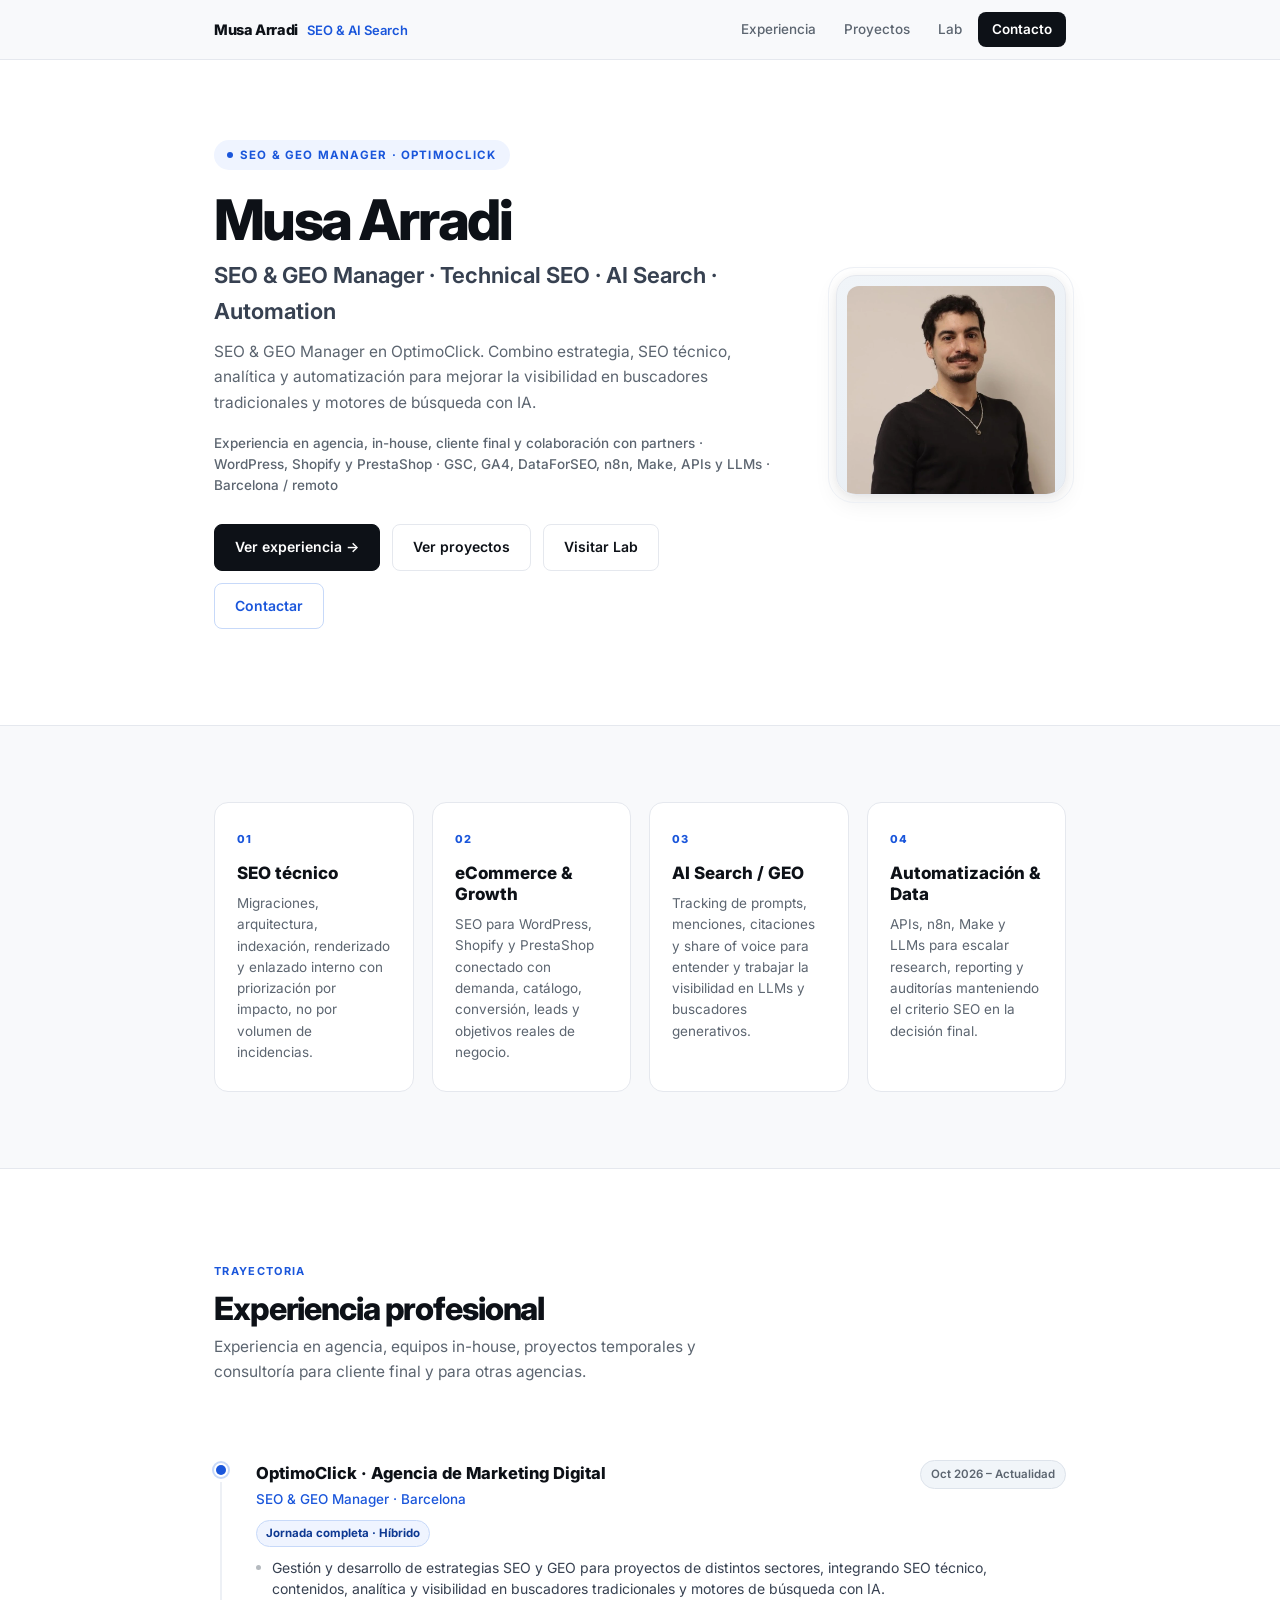
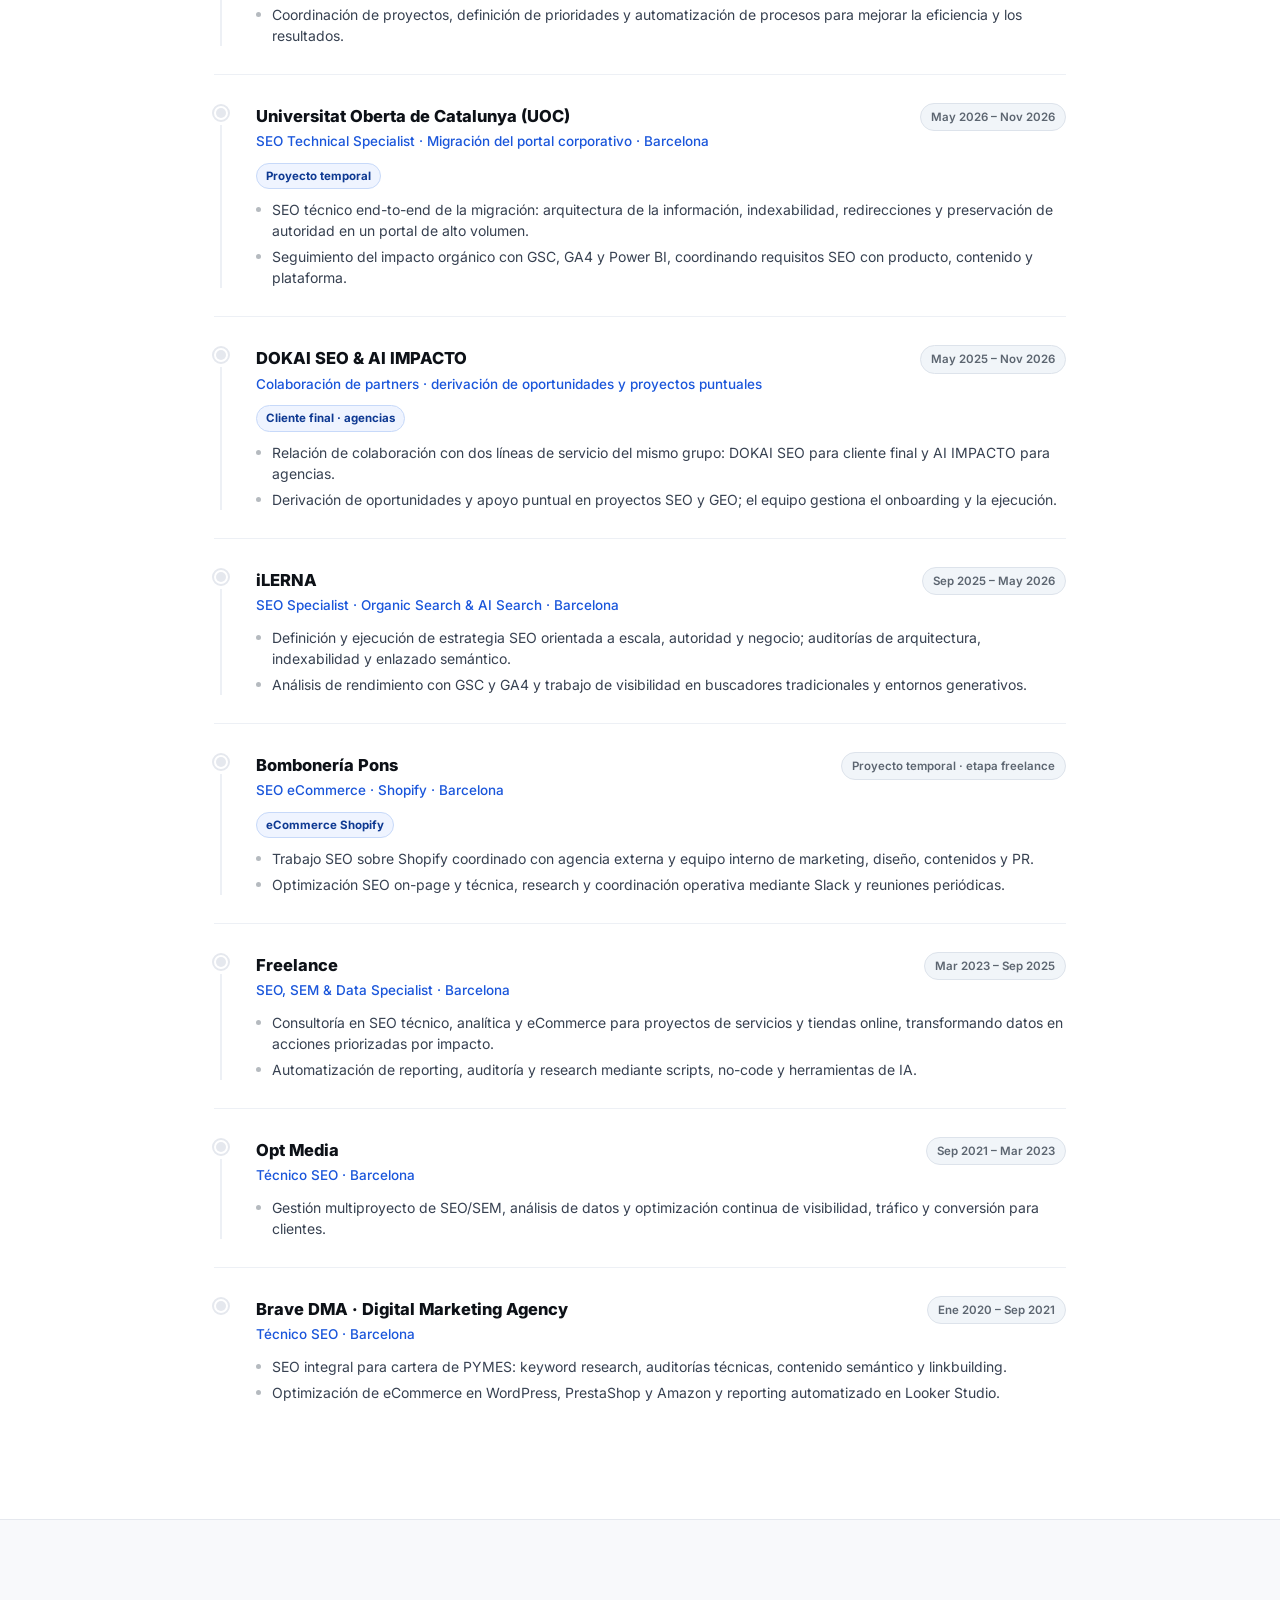
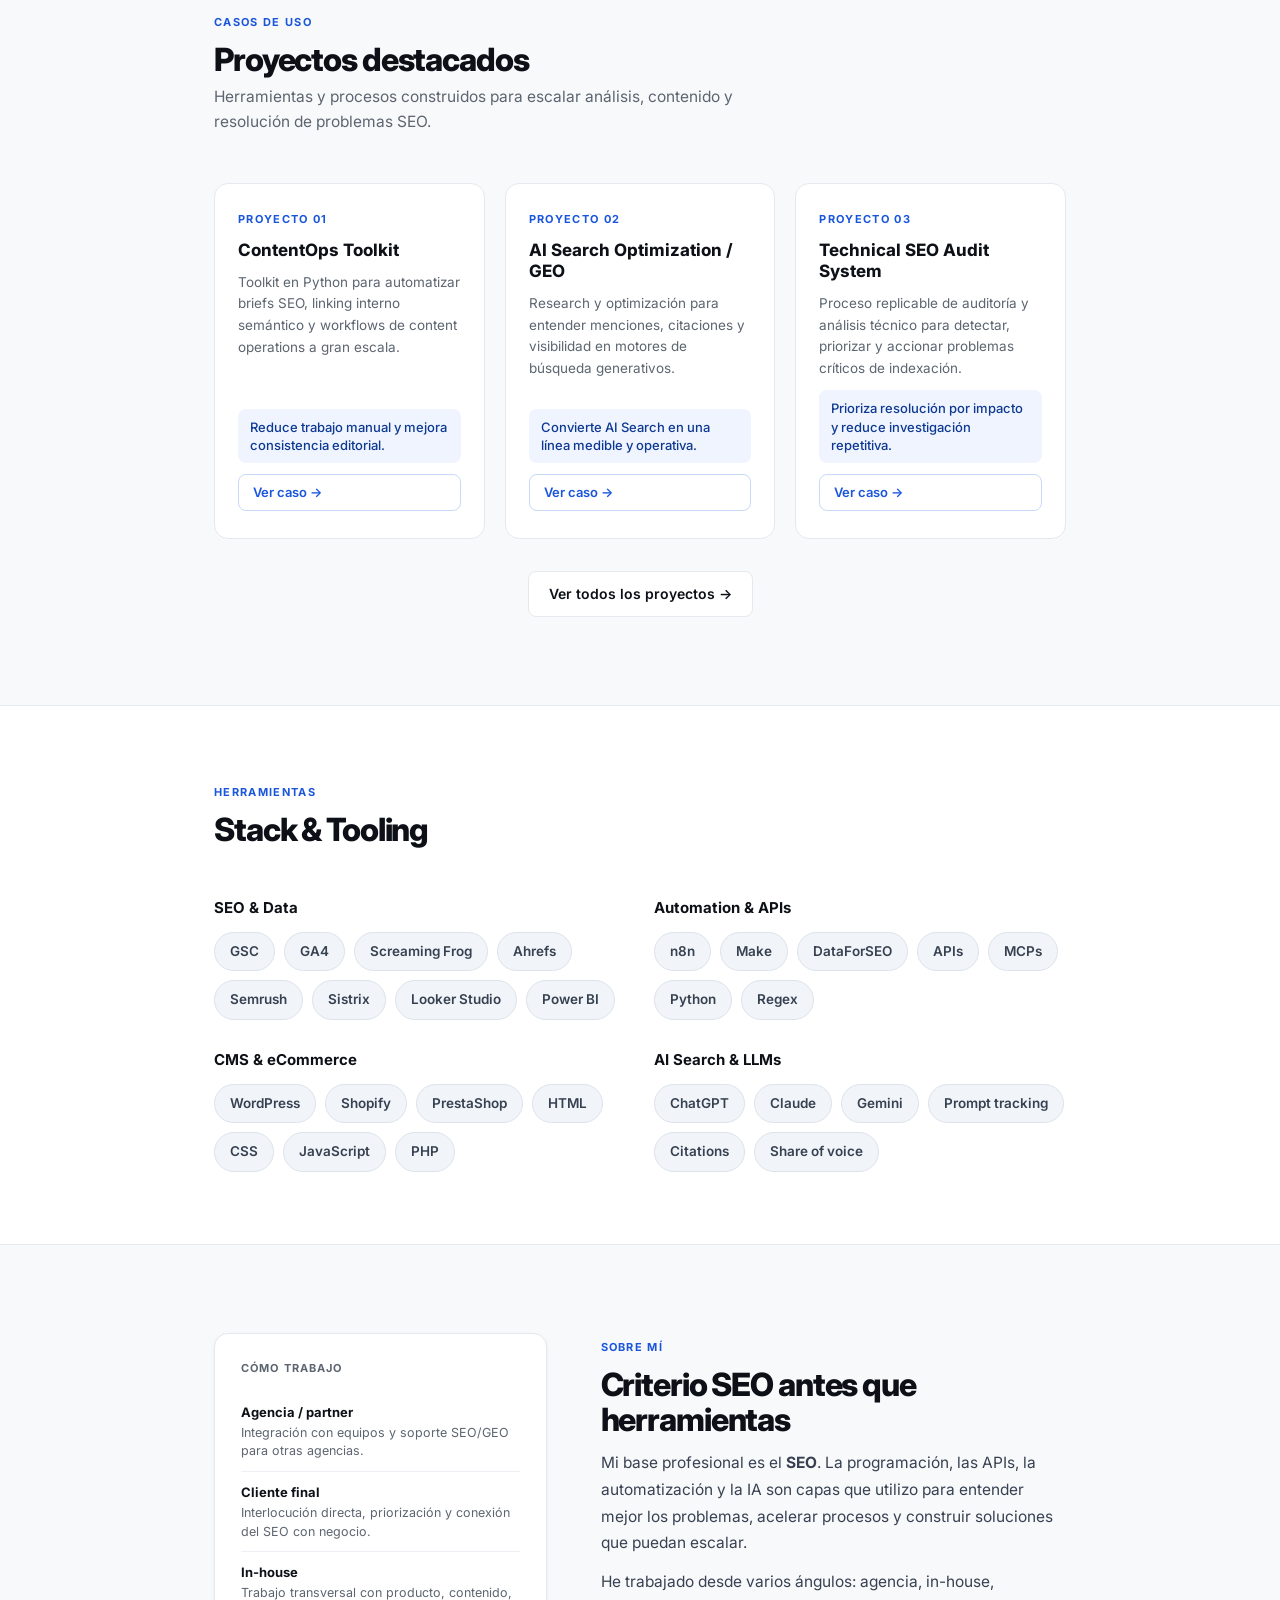
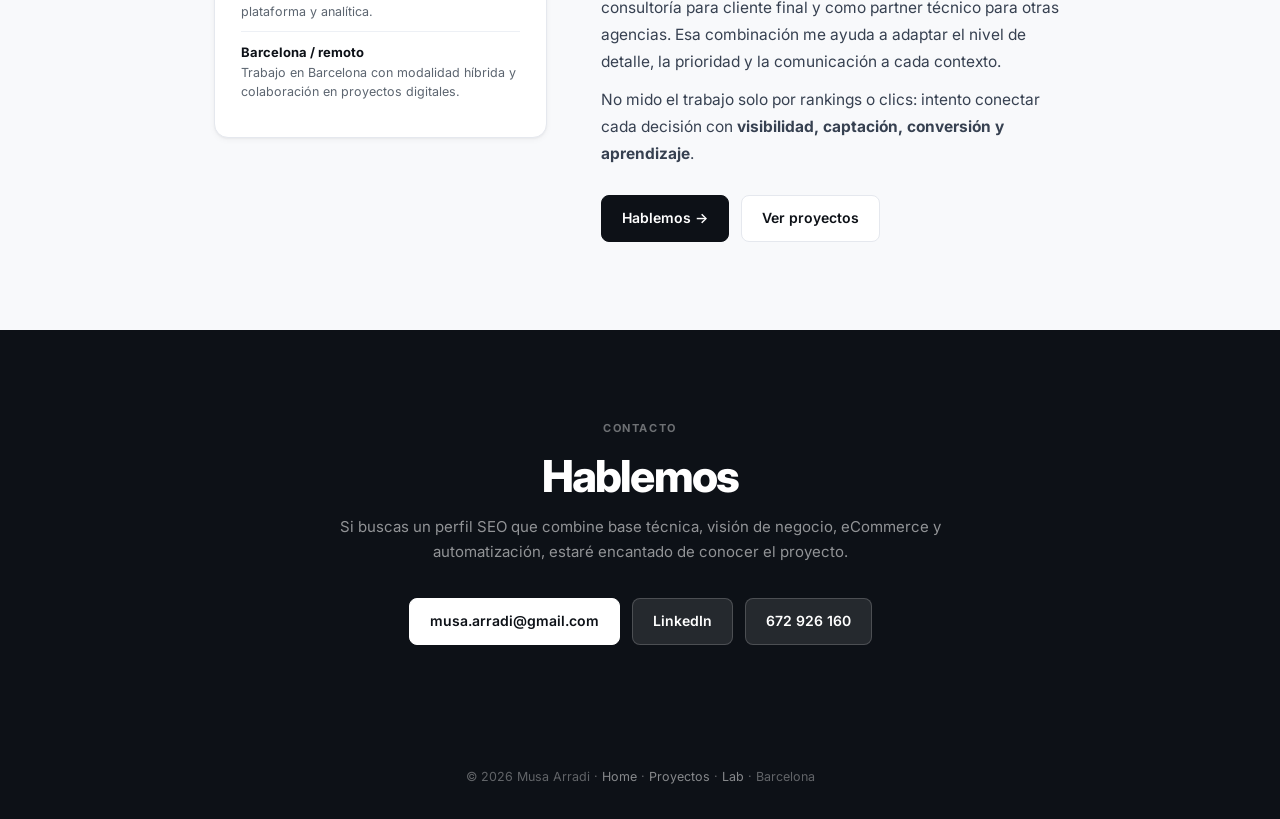
<file: index.html>
<!DOCTYPE html>
<html lang="es">
<head>
  <meta charset="UTF-8" />
  <meta name="viewport" content="width=device-width, initial-scale=1.0" />
  <title>Musa Arradi — SEO & GEO Manager | Technical SEO & AI Search</title>
  <meta name="description" content="SEO & GEO Manager en OptimoClick. Estrategia SEO, posicionamiento en buscadores e IA, SEO técnico, analítica y automatización." />
  <link rel="canonical" href="https://www.musaarradi.es/" />
  <link rel="preconnect" href="https://fonts.googleapis.com" />
  <link rel="preconnect" href="https://fonts.gstatic.com" crossorigin />
  <link href="https://fonts.googleapis.com/css2?family=Inter:wght@300;400;500;600;700;800&display=swap" rel="stylesheet" />
  <link rel="stylesheet" href="styles.css" />
  <link rel="icon" href="favicon.svg" type="image/svg+xml" />
  <link rel="icon" href="favicon.png" type="image/png" />
  <link rel="apple-touch-icon" href="apple-touch-icon.png" />
  <meta name="theme-color" content="#0f172a" />
  <meta property="og:title" content="Musa Arradi — SEO Specialist · Technical SEO, eCommerce & AI Search" />
  <meta property="og:description" content="Gestión de estrategias SEO y GEO, SEO técnico, analítica y automatización orientadas a visibilidad y negocio." />
  <meta property="og:type" content="website" />
  <meta property="og:url" content="https://www.musaarradi.es/" />
  <meta property="og:image" content="https://www.musaarradi.es/profile.webp" />
  <meta name="twitter:card" content="summary_large_image" />
  <meta name="twitter:title" content="Musa Arradi — SEO & GEO Manager" />
  <meta name="twitter:description" content="Technical SEO, eCommerce, AI Search/GEO y automatización." />
  <meta name="twitter:image" content="https://www.musaarradi.es/profile.webp" />

  <style>
    #hero{padding:140px 0 96px;background:var(--surface)}
    .hero-inner{display:grid;grid-template-columns:1fr auto;gap:56px;align-items:center}
    .hero-name{font-size:clamp(40px,6.5vw,56px);font-weight:800;letter-spacing:-.045em;line-height:1;margin-bottom:10px}
    .hero-title{font-size:clamp(18px,2.6vw,22px);font-weight:650;color:var(--ink-2);margin-bottom:10px}
    .hero-subtitle{font-size:15.5px;color:var(--muted);line-height:1.65;max-width:580px;margin-bottom:18px}
    .hero-proof{font-size:13.5px;color:var(--muted);font-weight:500;line-height:1.55;max-width:650px;margin-bottom:28px}
    .hero-cta{display:flex;gap:12px;flex-wrap:wrap}
    .hero-badge{margin-bottom:22px}
    .hero-photo{position:relative}.hero-photo-card{background:linear-gradient(160deg,#f0f4f8,#e8eef4);border:1px solid var(--border);border-radius:20px;padding:10px 10px 0;box-shadow:var(--shadow-md);overflow:hidden;width:230px}
    .hero-photo-card img{width:100%;aspect-ratio:1/1;object-fit:cover;object-position:center top;display:block;border-radius:12px 12px 0 0}
    .hero-photo-ring{position:absolute;inset:-8px;border:1.5px solid var(--border-soft);border-radius:26px;pointer-events:none}
    #value{padding:76px 0;background:var(--bg)}.value-grid{display:grid;grid-template-columns:repeat(4,1fr);gap:18px}.value-card{padding:28px 22px;height:100%}.value-index{font-size:11px;font-weight:800;color:var(--accent);letter-spacing:.12em;margin-bottom:14px}.value-title{font-size:17px;font-weight:800;line-height:1.25;margin-bottom:9px}.value-desc{font-size:13.5px;color:var(--muted);line-height:1.58}
    #experience{background:var(--surface)}.exp-list{display:flex;flex-direction:column}.exp-item{display:grid;grid-template-columns:14px 1fr;gap:0 28px;padding:28px 0;border-bottom:1px solid var(--border-soft)}.exp-item:last-child{border-bottom:0}.exp-timeline{display:flex;flex-direction:column;align-items:center;padding-top:5px}.exp-dot{width:10px;height:10px;border-radius:50%;background:var(--border);outline:2px solid var(--border);outline-offset:2px;flex-shrink:0}.exp-item:first-child .exp-dot{background:var(--accent);outline-color:var(--accent-mid)}.exp-line{width:2px;flex:1;background:var(--border-soft);margin-top:7px}.exp-header{display:flex;justify-content:space-between;align-items:flex-start;gap:12px;flex-wrap:wrap;margin-bottom:7px}.exp-company{font-size:16.5px;font-weight:800}.exp-role{font-size:13.5px;font-weight:500;color:var(--accent);margin-top:2px}.exp-dates{font-size:11.5px;font-weight:600;color:var(--muted);background:var(--pill-bg);border:1px solid var(--pill-border);padding:4px 10px;border-radius:99px;white-space:nowrap}.exp-context{display:inline-flex;font-size:11.5px;font-weight:700;color:var(--accent-dark);background:var(--accent-soft);border:1px solid var(--accent-mid);border-radius:99px;padding:3px 9px;margin-top:3px}.exp-bullets{list-style:none;display:flex;flex-direction:column;gap:5px;margin-top:10px}.exp-bullets li{font-size:14px;color:var(--ink-2);line-height:1.5;padding-left:16px;position:relative}.exp-bullets li:before{content:'';position:absolute;left:0;top:8px;width:5px;height:5px;background:var(--muted);border-radius:50%;opacity:.45}
    #projects{background:var(--bg)}.projects-grid{display:grid;grid-template-columns:repeat(3,1fr);gap:20px;margin-bottom:32px}.project-card{padding:27px 23px;display:flex;flex-direction:column;gap:11px}.project-num{font-size:11px;font-weight:700;letter-spacing:.12em;color:var(--accent);text-transform:uppercase}.project-title{font-size:17px;font-weight:750;line-height:1.25}.project-desc{font-size:13.5px;color:var(--muted);line-height:1.6;flex:1}.project-impact{background:var(--accent-soft);border-radius:var(--r-sm);padding:9px 12px;font-size:13px;color:var(--accent-dark);font-weight:500;line-height:1.4}.projects-more{text-align:center}
    #stack{background:var(--surface);padding:72px 0}.stack-grid{display:grid;grid-template-columns:repeat(2,1fr);gap:28px}.stack-group h3{font-size:15px;margin-bottom:12px}.stack-pills{display:flex;flex-wrap:wrap;gap:9px}
    #about{background:var(--bg)}.about-inner{display:grid;grid-template-columns:1fr 1.4fr;gap:54px;align-items:start}.about-card{background:var(--surface);border:1px solid var(--border);border-radius:var(--r-md);padding:26px;box-shadow:var(--shadow-sm)}.about-card-label{font-size:11px;font-weight:700;letter-spacing:.1em;text-transform:uppercase;color:var(--muted);margin-bottom:14px}.about-metric{padding:10px 0;border-bottom:1px solid var(--border-soft)}.about-metric:last-child{border-bottom:0}.metric-label{font-size:13px;font-weight:700}.metric-value{font-size:12.5px;color:var(--muted);line-height:1.45;margin-top:2px}.about-text{font-size:15.5px;line-height:1.72;color:var(--ink-2);margin-top:12px}
    #contact{background:var(--ink);padding:90px 0}.contact-inner{text-align:center;max-width:650px;margin:0 auto}.contact-eyebrow{font-size:11px;font-weight:700;letter-spacing:.14em;text-transform:uppercase;color:rgba(255,255,255,.4);margin-bottom:16px;display:block}.contact-title{font-size:clamp(30px,5vw,44px);font-weight:800;letter-spacing:-.04em;color:#fff;line-height:1.08;margin-bottom:14px}.contact-sub{font-size:15px;color:rgba(255,255,255,.55);margin-bottom:34px;line-height:1.65}.contact-links{display:flex;gap:12px;justify-content:center;flex-wrap:wrap}
    @media(max-width:768px){#hero{padding:108px 0 70px}.hero-inner{grid-template-columns:1fr;text-align:center}.hero-photo{order:-1;display:flex;justify-content:center}.hero-photo-card{width:180px}.hero-photo-ring{display:none}.hero-subtitle,.hero-proof{margin-left:auto;margin-right:auto}.hero-cta{justify-content:center}.value-grid{grid-template-columns:1fr 1fr}.exp-timeline{display:none}.exp-item{grid-template-columns:1fr}.projects-grid{grid-template-columns:1fr}.stack-grid{grid-template-columns:1fr}.about-inner{grid-template-columns:1fr;gap:34px}}
    @media(max-width:480px){.value-grid{grid-template-columns:1fr}}
  </style>

  <script async src="https://www.googletagmanager.com/gtag/js?id=G-R9F8MZWG87"></script>
  <script>
    window.dataLayer=window.dataLayer||[];
    function gtag(){dataLayer.push(arguments);}
    gtag('js',new Date());
    gtag('config','G-R9F8MZWG87');
  </script>
</head>
<body>
  <nav class="nav" id="navbar">
    <div class="nav-inner">
      <a href="index.html" class="nav-logo">Musa Arradi <span>SEO &amp; AI Search</span></a>
      <ul class="nav-links" id="navLinks">
        <li><a href="#experience">Experiencia</a></li>
        <li><a href="projects.html">Proyectos</a></li>
        <li><a href="blog.html">Lab</a></li>
        <li class="nav-cta"><a href="#contact">Contacto</a></li>
      </ul>
      <button class="hamburger" id="hamburger" aria-label="Abrir menú"><span></span><span></span><span></span></button>
    </div>
  </nav>

  <section id="hero">
    <div class="container">
      <div class="hero-inner">
        <div>
          <div class="badge hero-badge">SEO &amp; GEO Manager · OptimoClick</div>
          <h1 class="hero-name">Musa Arradi</h1>
          <div class="hero-title">SEO &amp; GEO Manager · Technical SEO · AI Search · Automation</div>
          <p class="hero-subtitle">SEO &amp; GEO Manager en OptimoClick. Combino estrategia, SEO técnico, analítica y automatización para mejorar la visibilidad en buscadores tradicionales y motores de búsqueda con IA.</p>
          <p class="hero-proof">Experiencia en agencia, in-house, cliente final y colaboración con partners · WordPress, Shopify y PrestaShop · GSC, GA4, DataForSEO, n8n, Make, APIs y LLMs · Barcelona / remoto</p>
          <div class="hero-cta">
            <a href="#experience" class="btn btn-primary">Ver experiencia →</a>
            <a href="projects.html" class="btn btn-secondary">Ver proyectos</a>
            <a href="blog.html" class="btn btn-secondary">Visitar Lab</a>
            <a href="#contact" class="btn btn-ghost">Contactar</a>
          </div>
        </div>
        <div class="hero-photo">
          <div class="hero-photo-card"><img id="profile-img" src="profile.webp" alt="Musa Arradi, SEO &amp; GEO Manager" /></div>
          <div class="hero-photo-ring"></div>
        </div>
      </div>
    </div>
  </section>

  <hr class="divider" />

  <section id="value">
    <div class="container">
      <div class="value-grid">
        <article class="card value-card fi"><div class="value-index">01</div><h2 class="value-title">SEO técnico</h2><p class="value-desc">Migraciones, arquitectura, indexación, renderizado y enlazado interno con priorización por impacto, no por volumen de incidencias.</p></article>
        <article class="card value-card fi" data-delay="1"><div class="value-index">02</div><h2 class="value-title">eCommerce &amp; Growth</h2><p class="value-desc">SEO para WordPress, Shopify y PrestaShop conectado con demanda, catálogo, conversión, leads y objetivos reales de negocio.</p></article>
        <article class="card value-card fi" data-delay="2"><div class="value-index">03</div><h2 class="value-title">AI Search / GEO</h2><p class="value-desc">Tracking de prompts, menciones, citaciones y share of voice para entender y trabajar la visibilidad en LLMs y buscadores generativos.</p></article>
        <article class="card value-card fi" data-delay="3"><div class="value-index">04</div><h2 class="value-title">Automatización &amp; Data</h2><p class="value-desc">APIs, n8n, Make y LLMs para escalar research, reporting y auditorías manteniendo el criterio SEO en la decisión final.</p></article>
      </div>
    </div>
  </section>

  <hr class="divider" />

  <section id="experience">
    <div class="container">
      <div class="section-header fi">
        <span class="section-label">Trayectoria</span>
        <h2 class="section-title">Experiencia profesional</h2>
        <p class="section-subtitle">Experiencia en agencia, equipos in-house, proyectos temporales y consultoría para cliente final y para otras agencias.</p>
      </div>
      <div class="exp-list">
        <article class="exp-item fi">
          <div class="exp-timeline"><div class="exp-dot"></div><div class="exp-line"></div></div>
          <div><div class="exp-header"><div><div class="exp-company">OptimoClick · Agencia de Marketing Digital</div><div class="exp-role">SEO &amp; GEO Manager · Barcelona</div></div><div class="exp-dates">Oct 2026 – Actualidad</div></div><span class="exp-context">Jornada completa · Híbrido</span><ul class="exp-bullets"><li>Gestión y desarrollo de estrategias SEO y GEO para proyectos de distintos sectores, integrando SEO técnico, contenidos, analítica y visibilidad en buscadores tradicionales y motores de búsqueda con IA.</li><li>Coordinación de proyectos, definición de prioridades y automatización de procesos para mejorar la eficiencia y los resultados.</li></ul></div>
        </article>
        <article class="exp-item fi">
          <div class="exp-timeline"><div class="exp-dot"></div><div class="exp-line"></div></div>
          <div><div class="exp-header"><div><div class="exp-company">Universitat Oberta de Catalunya (UOC)</div><div class="exp-role">SEO Technical Specialist · Migración del portal corporativo · Barcelona</div></div><div class="exp-dates">May 2026 – Nov 2026</div></div><span class="exp-context">Proyecto temporal</span><ul class="exp-bullets"><li>SEO técnico end-to-end de la migración: arquitectura de la información, indexabilidad, redirecciones y preservación de autoridad en un portal de alto volumen.</li><li>Seguimiento del impacto orgánico con GSC, GA4 y Power BI, coordinando requisitos SEO con producto, contenido y plataforma.</li></ul></div>
        </article>
        <article class="exp-item fi">
          <div class="exp-timeline"><div class="exp-dot"></div><div class="exp-line"></div></div>
          <div><div class="exp-header"><div><div class="exp-company">DOKAI SEO &amp; AI IMPACTO</div><div class="exp-role">Colaboración de partners · derivación de oportunidades y proyectos puntuales</div></div><div class="exp-dates">May 2025 – Nov 2026</div></div><span class="exp-context">Cliente final · agencias</span><ul class="exp-bullets"><li>Relación de colaboración con dos líneas de servicio del mismo grupo: DOKAI SEO para cliente final y AI IMPACTO para agencias.</li><li>Derivación de oportunidades y apoyo puntual en proyectos SEO y GEO; el equipo gestiona el onboarding y la ejecución.</li></ul></div>
        </article>
        <article class="exp-item fi">
          <div class="exp-timeline"><div class="exp-dot"></div><div class="exp-line"></div></div>
          <div><div class="exp-header"><div><div class="exp-company">iLERNA</div><div class="exp-role">SEO Specialist · Organic Search &amp; AI Search · Barcelona</div></div><div class="exp-dates">Sep 2025 – May 2026</div></div><ul class="exp-bullets"><li>Definición y ejecución de estrategia SEO orientada a escala, autoridad y negocio; auditorías de arquitectura, indexabilidad y enlazado semántico.</li><li>Análisis de rendimiento con GSC y GA4 y trabajo de visibilidad en buscadores tradicionales y entornos generativos.</li></ul></div>
        </article>
        <article class="exp-item fi">
          <div class="exp-timeline"><div class="exp-dot"></div><div class="exp-line"></div></div>
          <div><div class="exp-header"><div><div class="exp-company">Bombonería Pons</div><div class="exp-role">SEO eCommerce · Shopify · Barcelona</div></div><div class="exp-dates">Proyecto temporal · etapa freelance</div></div><span class="exp-context">eCommerce Shopify</span><ul class="exp-bullets"><li>Trabajo SEO sobre Shopify coordinado con agencia externa y equipo interno de marketing, diseño, contenidos y PR.</li><li>Optimización SEO on-page y técnica, research y coordinación operativa mediante Slack y reuniones periódicas.</li></ul></div>
        </article>
        <article class="exp-item fi">
          <div class="exp-timeline"><div class="exp-dot"></div><div class="exp-line"></div></div>
          <div><div class="exp-header"><div><div class="exp-company">Freelance</div><div class="exp-role">SEO, SEM &amp; Data Specialist · Barcelona</div></div><div class="exp-dates">Mar 2023 – Sep 2025</div></div><ul class="exp-bullets"><li>Consultoría en SEO técnico, analítica y eCommerce para proyectos de servicios y tiendas online, transformando datos en acciones priorizadas por impacto.</li><li>Automatización de reporting, auditoría y research mediante scripts, no-code y herramientas de IA.</li></ul></div>
        </article>
        <article class="exp-item fi">
          <div class="exp-timeline"><div class="exp-dot"></div><div class="exp-line"></div></div>
          <div><div class="exp-header"><div><div class="exp-company">Opt Media</div><div class="exp-role">Técnico SEO · Barcelona</div></div><div class="exp-dates">Sep 2021 – Mar 2023</div></div><ul class="exp-bullets"><li>Gestión multiproyecto de SEO/SEM, análisis de datos y optimización continua de visibilidad, tráfico y conversión para clientes.</li></ul></div>
        </article>
        <article class="exp-item fi">
          <div class="exp-timeline"><div class="exp-dot"></div></div>
          <div><div class="exp-header"><div><div class="exp-company">Brave DMA · Digital Marketing Agency</div><div class="exp-role">Técnico SEO · Barcelona</div></div><div class="exp-dates">Ene 2020 – Sep 2021</div></div><ul class="exp-bullets"><li>SEO integral para cartera de PYMES: keyword research, auditorías técnicas, contenido semántico y linkbuilding.</li><li>Optimización de eCommerce en WordPress, PrestaShop y Amazon y reporting automatizado en Looker Studio.</li></ul></div>
        </article>
      </div>
    </div>
  </section>

  <hr class="divider" />

  <section id="projects">
    <div class="container">
      <div class="section-header fi"><span class="section-label">Casos de uso</span><h2 class="section-title">Proyectos destacados</h2><p class="section-subtitle">Herramientas y procesos construidos para escalar análisis, contenido y resolución de problemas SEO.</p></div>
      <div class="projects-grid">
        <article class="card project-card fi"><div class="project-num">Proyecto 01</div><h3 class="project-title">ContentOps Toolkit</h3><p class="project-desc">Toolkit en Python para automatizar briefs SEO, linking interno semántico y workflows de content operations a gran escala.</p><div class="project-impact">Reduce trabajo manual y mejora consistencia editorial.</div><a href="projects.html#p-toolkit" class="btn btn-sm btn-ghost">Ver caso →</a></article>
        <article class="card project-card fi" data-delay="1"><div class="project-num">Proyecto 02</div><h3 class="project-title">AI Search Optimization / GEO</h3><p class="project-desc">Research y optimización para entender menciones, citaciones y visibilidad en motores de búsqueda generativos.</p><div class="project-impact">Convierte AI Search en una línea medible y operativa.</div><a href="projects.html#p-geo" class="btn btn-sm btn-ghost">Ver caso →</a></article>
        <article class="card project-card fi" data-delay="2"><div class="project-num">Proyecto 03</div><h3 class="project-title">Technical SEO Audit System</h3><p class="project-desc">Proceso replicable de auditoría y análisis técnico para detectar, priorizar y accionar problemas críticos de indexación.</p><div class="project-impact">Prioriza resolución por impacto y reduce investigación repetitiva.</div><a href="projects.html#p-audit" class="btn btn-sm btn-ghost">Ver caso →</a></article>
      </div>
      <div class="projects-more fi"><a href="projects.html" class="btn btn-secondary">Ver todos los proyectos →</a></div>
    </div>
  </section>

  <hr class="divider" />

  <section id="stack">
    <div class="container">
      <div class="section-header fi"><span class="section-label">Herramientas</span><h2 class="section-title">Stack &amp; Tooling</h2></div>
      <div class="stack-grid fi">
        <div class="stack-group"><h3>SEO &amp; Data</h3><div class="stack-pills"><span class="pill">GSC</span><span class="pill">GA4</span><span class="pill">Screaming Frog</span><span class="pill">Ahrefs</span><span class="pill">Semrush</span><span class="pill">Sistrix</span><span class="pill">Looker Studio</span><span class="pill">Power BI</span></div></div>
        <div class="stack-group"><h3>Automation &amp; APIs</h3><div class="stack-pills"><span class="pill">n8n</span><span class="pill">Make</span><span class="pill">DataForSEO</span><span class="pill">APIs</span><span class="pill">MCPs</span><span class="pill">Python</span><span class="pill">Regex</span></div></div>
        <div class="stack-group"><h3>CMS &amp; eCommerce</h3><div class="stack-pills"><span class="pill">WordPress</span><span class="pill">Shopify</span><span class="pill">PrestaShop</span><span class="pill">HTML</span><span class="pill">CSS</span><span class="pill">JavaScript</span><span class="pill">PHP</span></div></div>
        <div class="stack-group"><h3>AI Search &amp; LLMs</h3><div class="stack-pills"><span class="pill">ChatGPT</span><span class="pill">Claude</span><span class="pill">Gemini</span><span class="pill">Prompt tracking</span><span class="pill">Citations</span><span class="pill">Share of voice</span></div></div>
      </div>
    </div>
  </section>

  <hr class="divider" />

  <section id="about">
    <div class="container">
      <div class="about-inner">
        <aside class="about-card fi"><div class="about-card-label">Cómo trabajo</div><div class="about-metric"><div class="metric-label">Agencia / partner</div><div class="metric-value">Integración con equipos y soporte SEO/GEO para otras agencias.</div></div><div class="about-metric"><div class="metric-label">Cliente final</div><div class="metric-value">Interlocución directa, priorización y conexión del SEO con negocio.</div></div><div class="about-metric"><div class="metric-label">In-house</div><div class="metric-value">Trabajo transversal con producto, contenido, plataforma y analítica.</div></div><div class="about-metric"><div class="metric-label">Barcelona / remoto</div><div class="metric-value">Trabajo en Barcelona con modalidad híbrida y colaboración en proyectos digitales.</div></div></aside>
        <div class="fi"><span class="section-label">Sobre mí</span><h2 class="section-title">Criterio SEO antes que herramientas</h2><p class="about-text">Mi base profesional es el <strong>SEO</strong>. La programación, las APIs, la automatización y la IA son capas que utilizo para entender mejor los problemas, acelerar procesos y construir soluciones que puedan escalar.</p><p class="about-text">He trabajado desde varios ángulos: agencia, in-house, consultoría para cliente final y como partner técnico para otras agencias. Esa combinación me ayuda a adaptar el nivel de detalle, la prioridad y la comunicación a cada contexto.</p><p class="about-text">No mido el trabajo solo por rankings o clics: intento conectar cada decisión con <strong>visibilidad, captación, conversión y aprendizaje</strong>.</p><div style="margin-top:28px;display:flex;gap:12px;flex-wrap:wrap"><a href="#contact" class="btn btn-primary">Hablemos →</a><a href="projects.html" class="btn btn-secondary">Ver proyectos</a></div></div>
      </div>
    </div>
  </section>

  <section id="contact">
    <div class="container">
      <div class="contact-inner fi"><span class="contact-eyebrow">Contacto</span><h2 class="contact-title">Hablemos</h2><p class="contact-sub">Si buscas un perfil SEO que combine base técnica, visión de negocio, eCommerce y automatización, estaré encantado de conocer el proyecto.</p><div class="contact-links"><a href="mailto:musa.arradi@gmail.com" class="btn btn-white">musa.arradi@gmail.com</a><a href="https://www.linkedin.com/in/musa-arradi" target="_blank" rel="noopener" class="btn btn-light">LinkedIn</a><a href="tel:+34672926160" class="btn btn-light">672 926 160</a></div></div>
    </div>
  </section>

  <footer class="site-footer"><p>&copy; 2026 Musa Arradi · <a href="index.html">Home</a> · <a href="projects.html">Proyectos</a> · <a href="blog.html">Lab</a> · Barcelona</p></footer>

  <script>
    const nav=document.getElementById('navbar');
    window.addEventListener('scroll',()=>nav.classList.toggle('scrolled',window.scrollY>10),{passive:true});
    const ham=document.getElementById('hamburger');
    const links=document.getElementById('navLinks');
    ham.addEventListener('click',()=>links.classList.toggle('open'));
    links.querySelectorAll('a').forEach(a=>a.addEventListener('click',()=>links.classList.remove('open')));
    const obs=new IntersectionObserver(entries=>{entries.forEach(e=>{if(e.isIntersecting){e.target.classList.add('visible');obs.unobserve(e.target)}})},{threshold:.1});
    document.querySelectorAll('.fi').forEach(el=>obs.observe(el));
    const img=document.getElementById('profile-img');
    if(img)img.onerror=()=>{img.parentElement.style.display='none'};
  </script>
</body>
</html>
</file>
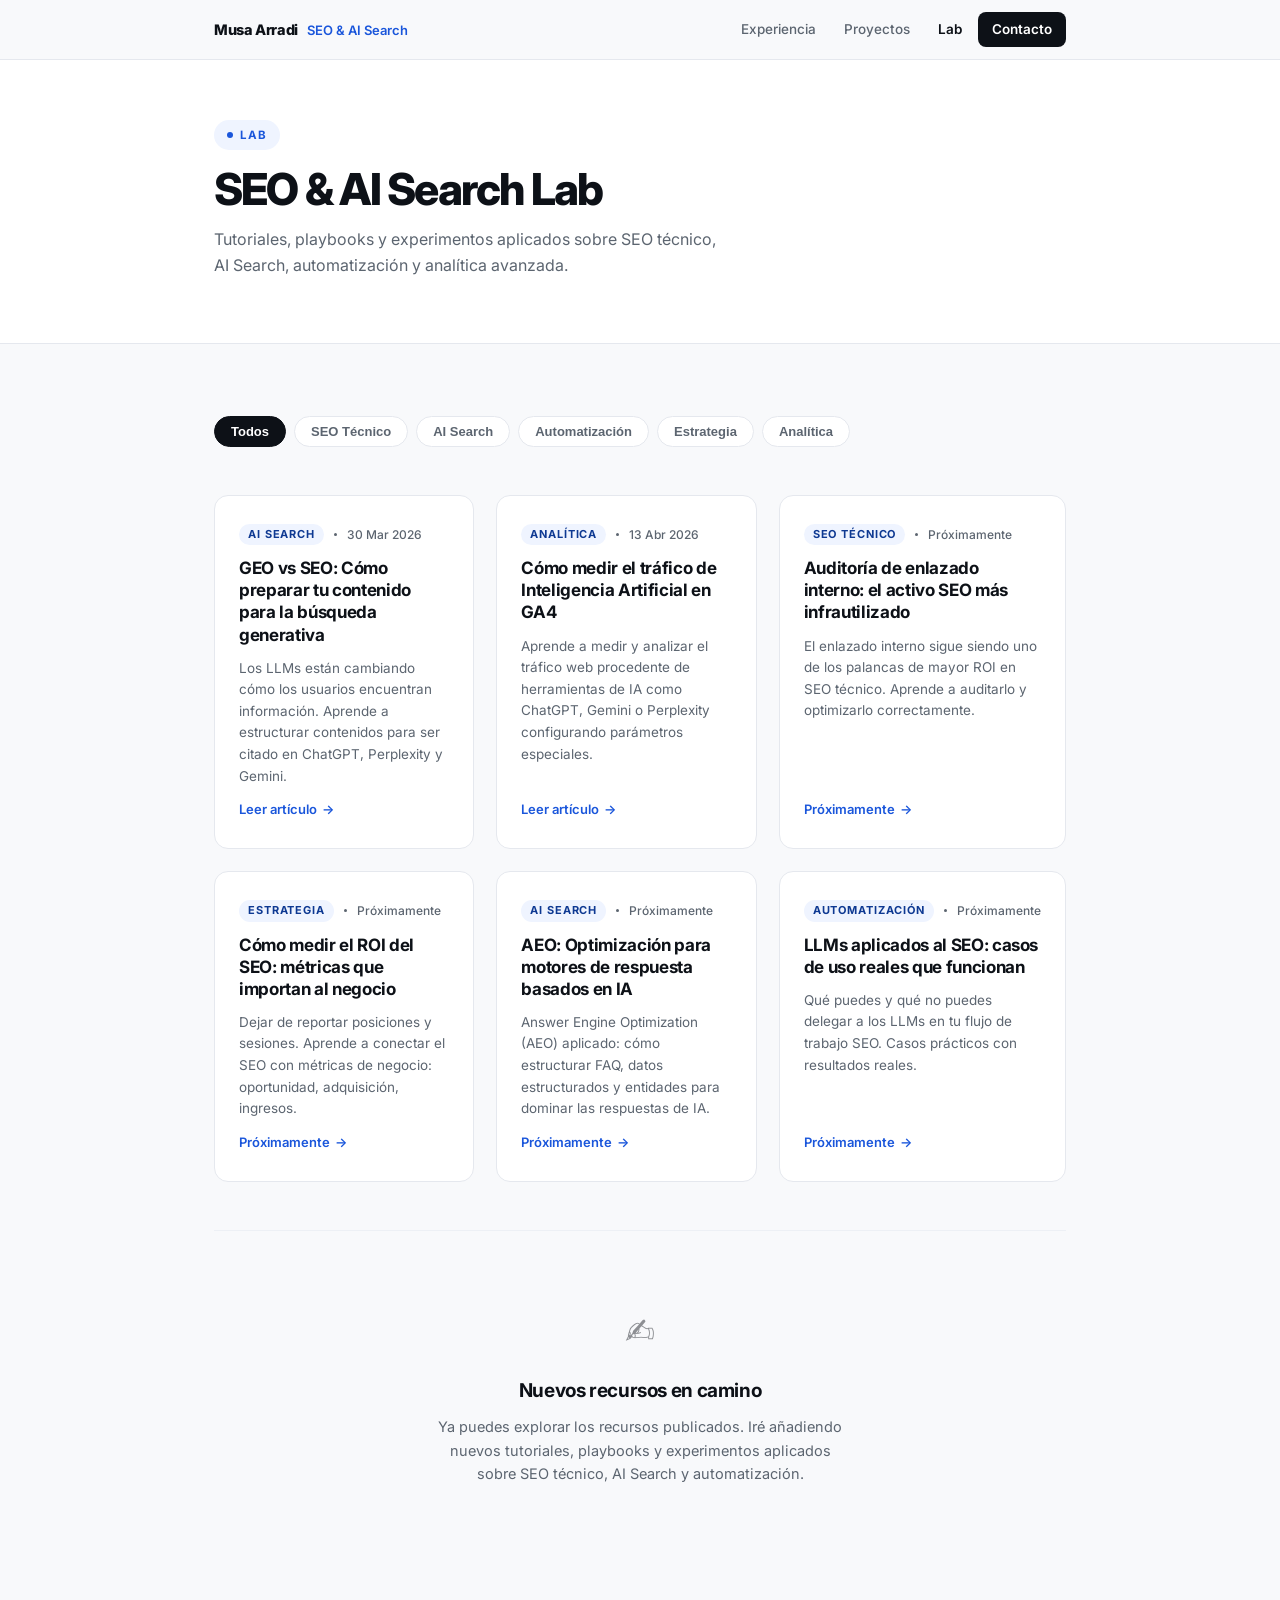
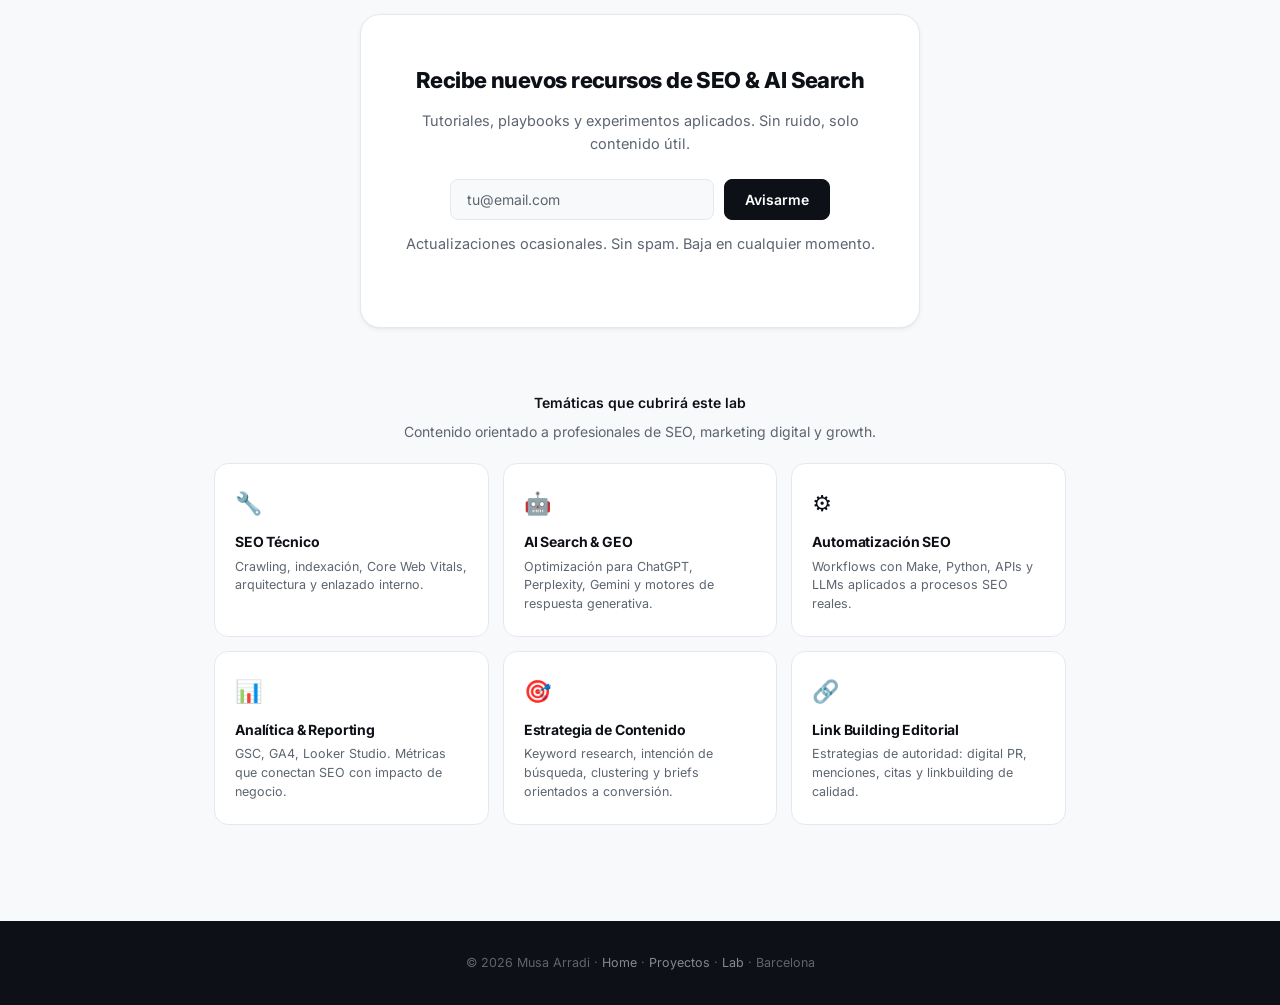
<file: blog.html>
<!DOCTYPE html>
<html lang="es">
<head>
  <meta charset="UTF-8" />
  <meta name="viewport" content="width=device-width, initial-scale=1.0" />
  <title>Lab — Musa Arradi · Technical SEO & AI Search</title>
  <meta name="description" content="Artículos sobre SEO técnico, AI Search (GEO / AEO) y automatización de workflows. Por Musa Arradi, Technical SEO & AI Search Specialist." />
  <link rel="preconnect" href="https://fonts.googleapis.com" />
  <link rel="preconnect" href="https://fonts.gstatic.com" crossorigin />
  <link href="https://fonts.googleapis.com/css2?family=Inter:wght@300;400;500;600;700;800&display=swap" rel="stylesheet" />
  <link rel="stylesheet" href="styles.css" />
  <link rel="icon" href="favicon.svg" type="image/svg+xml" />
  <link rel="icon" href="favicon.png" type="image/png" />
  <link rel="apple-touch-icon" href="apple-touch-icon.png" />
  <meta name="theme-color" content="#0f172a" />
  <meta property="og:title" content="Lab — Musa Arradi · SEO & AI Search" />
  <meta property="og:description" content="Artículos sobre SEO técnico, AI Search (GEO/AEO) y automatización de workflows." />
  <meta property="og:type" content="website" />
  <meta property="og:url" content="https://portfolio-musa-phi.vercel.app/blog.html" />
  <meta property="og:image" content="https://portfolio-musa-phi.vercel.app/profile.webp" />
  <meta name="twitter:card" content="summary_large_image" />
  <meta name="twitter:title" content="Lab — Musa Arradi · SEO & AI Search" />
  <meta name="twitter:image" content="https://portfolio-musa-phi.vercel.app/profile.webp" />

  <style>
    /* ── Blog page styles ───────────────────────────────── */
    #blog-content { padding: 72px 0 96px; }

    /* Categories */
    .blog-filters {
      display: flex;
      gap: 8px;
      flex-wrap: wrap;
      margin-bottom: 48px;
    }
    .filter-pill {
      display: inline-flex;
      align-items: center;
      gap: 6px;
      padding: 7px 16px;
      border-radius: 99px;
      font-size: 13px;
      font-weight: 600;
      cursor: pointer;
      border: 1.5px solid var(--border);
      background: var(--surface);
      color: var(--muted);
      transition: all var(--t) var(--ease);
    }
    .filter-pill:hover,
    .filter-pill.active {
      background: var(--ink);
      color: #fff;
      border-color: var(--ink);
    }

    /* Article grid */
    .blog-grid {
      display: grid;
      grid-template-columns: repeat(3, 1fr);
      gap: 22px;
    }

    /* Article card */
    .article-card {
      padding: 28px 24px;
      display: flex;
      flex-direction: column;
      gap: 12px;
      text-decoration: none;
      color: inherit;
      height: 100%;
      cursor: default;
    }
    .article-card:hover { color: inherit; }

    .article-meta {
      display: flex;
      align-items: center;
      gap: 10px;
      font-size: 12px;
      color: var(--muted);
      font-weight: 500;
    }
    .article-meta-dot {
      width: 3px; height: 3px;
      border-radius: 50%;
      background: var(--muted);
    }
    .article-cat {
      display: inline-block;
      padding: 2px 9px;
      border-radius: 99px;
      font-size: 11px;
      font-weight: 700;
      background: var(--accent-soft);
      color: var(--accent-dark);
      text-transform: uppercase;
      letter-spacing: 0.08em;
    }

    .article-title {
      font-size: 17px;
      font-weight: 700;
      color: var(--ink);
      letter-spacing: -0.02em;
      line-height: 1.3;
    }

    .article-excerpt {
      font-size: 13.5px;
      color: var(--muted);
      line-height: 1.6;
      flex: 1;
    }

    .article-read {
      font-size: 13px;
      font-weight: 600;
      color: var(--accent);
      display: flex;
      align-items: center;
      gap: 5px;
      transition: gap var(--t) var(--ease);
    }
    .article-card:hover .article-read { gap: 9px; }
    .article-read::after { content: '→'; }

    /* Empty coming soon state */
    .coming-soon {
      text-align: center;
      padding: 72px 24px 40px;
      border-top: 1px solid var(--border-soft);
      margin-top: 48px;
    }
    .cs-icon { font-size: 36px; margin-bottom: 16px; opacity: .45; }
    .cs-title {
      font-size: 19px; font-weight: 700; color: var(--ink);
      margin-bottom: 8px; letter-spacing: -0.02em;
    }
    .cs-text { font-size: 14.5px; color: var(--muted); line-height: 1.65; max-width: 420px; margin: 0 auto 24px; }

    /* Newsletter */
    .newsletter {
      background: var(--surface);
      border: 1px solid var(--border);
      border-radius: var(--r-lg);
      padding: 48px 40px;
      text-align: center;
      max-width: 560px;
      margin: 64px auto 0;
      box-shadow: var(--shadow-sm);
    }
    .newsletter h3 {
      font-size: 22px; font-weight: 800; letter-spacing: -0.025em;
      color: var(--ink); margin-bottom: 10px;
    }
    .newsletter p {
      font-size: 14.5px; color: var(--muted); line-height: 1.6;
      margin-bottom: 24px;
    }
    .newsletter-form {
      display: flex;
      gap: 10px;
      max-width: 380px;
      margin: 0 auto;
    }
    .newsletter-input {
      flex: 1;
      padding: 11px 16px;
      border-radius: var(--r-sm);
      border: 1.5px solid var(--border);
      font-size: 14px;
      font-family: var(--font);
      color: var(--ink);
      background: var(--bg);
      outline: none;
      transition: border-color var(--t) var(--ease);
    }
    .newsletter-input:focus { border-color: var(--accent); }
    .newsletter-input::placeholder { color: var(--muted); }
    .newsletter-note {
      font-size: 12px; color: var(--muted); margin-top: 12px;
    }

    /* Topics preview */
    .topics {
      margin-top: 64px;
    }
    .topics-intro {
      font-size: 14px; color: var(--muted); margin-bottom: 20px; text-align: center;
    }
    .topics-grid {
      display: grid;
      grid-template-columns: repeat(3, 1fr);
      gap: 14px;
    }
    .topic-card {
      padding: 22px 20px;
      background: var(--surface);
      border: 1px solid var(--border);
      border-radius: var(--r-md);
      transition: transform var(--t) var(--ease), box-shadow var(--t) var(--ease);
    }
    .topic-card:hover {
      transform: translateY(-3px);
      box-shadow: var(--shadow-md);
    }
    .topic-icon { font-size: 22px; margin-bottom: 10px; }
    .topic-name {
      font-size: 14px; font-weight: 700; color: var(--ink);
      letter-spacing: -0.01em; margin-bottom: 4px;
    }
    .topic-desc { font-size: 12.5px; color: var(--muted); line-height: 1.5; }

    @media (max-width: 768px) {
      .blog-grid { grid-template-columns: 1fr; }
      .topics-grid { grid-template-columns: 1fr; }
      .newsletter { padding: 36px 24px; }
      .newsletter-form { flex-direction: column; }
    }
  </style>
  <!-- Google tag (gtag.js) -->
  <script async src="https://www.googletagmanager.com/gtag/js?id=G-R9F8MZWG87"></script>
  <script>
    window.dataLayer = window.dataLayer || [];
    function gtag(){dataLayer.push(arguments);}
    gtag('js', new Date());
    gtag('config', 'G-R9F8MZWG87');
  </script>
</head>
<body>

  <!-- Navigation -->
  <nav class="nav" id="navbar">
    <div class="nav-inner">
      <a href="index.html" class="nav-logo">Musa Arradi <span>SEO & AI Search</span></a>
      <ul class="nav-links" id="navLinks">
        <li><a href="index.html#experience">Experiencia</a></li>
        <li><a href="projects.html">Proyectos</a></li>
        <li><a href="blog.html" class="active">Lab</a></li>
        <li class="nav-cta"><a href="index.html#contact">Contacto</a></li>
      </ul>
      <button class="hamburger" id="hamburger" aria-label="Abrir menú">
        <span></span><span></span><span></span>
      </button>
    </div>
  </nav>

  <!-- Page Header -->
  <div class="page-header">
    <div class="container">
      <div class="badge" style="margin-bottom:16px;">LAB</div>
      <h1>SEO &amp; AI Search Lab</h1>
      <p>Tutoriales, playbooks y experimentos aplicados sobre SEO técnico, AI Search, automatización y analítica avanzada.</p>
    </div>
  </div>

  <!-- ═══ BLOG CONTENT ═════════════════════════════════════ -->
  <section id="blog-content">
    <div class="container">

      <!-- Filters -->
      <div class="blog-filters fi">
        <button class="filter-pill active" data-filter="all">Todos</button>
        <button class="filter-pill" data-filter="seo-tecnico">SEO Técnico</button>
        <button class="filter-pill" data-filter="ai-search">AI Search</button>
        <button class="filter-pill" data-filter="automatizacion">Automatización</button>
        <button class="filter-pill" data-filter="estrategia">Estrategia</button>
        <button class="filter-pill" data-filter="analitica">Analítica</button>
      </div>

      <!-- Article Cards — Placeholder articles (ready for real content) -->
      <div class="blog-grid" id="blogGrid">

        <a href="blog/geo-vs-seo-especialista-seo.html" class="card article-card fi" data-cat="ai-search" data-delay="0">
          <div class="article-meta">
            <span class="article-cat">AI Search</span>
            <span class="article-meta-dot"></span>
            <span>30 Mar 2026</span>
          </div>
          <div class="article-title">GEO vs SEO: Cómo preparar tu contenido para la búsqueda generativa</div>
          <p class="article-excerpt">Los LLMs están cambiando cómo los usuarios encuentran información. Aprende a estructurar contenidos para ser citado en ChatGPT, Perplexity y Gemini.</p>
          <span class="article-read">Leer artículo</span>
        </a>

        <a href="blog/medir-trafico-ia-ga4.html" class="card article-card fi" data-cat="analitica" data-delay="1">
          <div class="article-meta">
            <span class="article-cat">Analítica</span>
            <span class="article-meta-dot"></span>
            <span>13 Abr 2026</span>
          </div>
          <div class="article-title">Cómo medir el tráfico de Inteligencia Artificial en GA4</div>
          <p class="article-excerpt">Aprende a medir y analizar el tráfico web procedente de herramientas de IA como ChatGPT, Gemini o Perplexity configurando parámetros especiales.</p>
          <span class="article-read">Leer artículo</span>
        </a>

        <div class="card article-card fi" data-cat="seo-tecnico" data-delay="2">
          <div class="article-meta">
            <span class="article-cat">SEO Técnico</span>
            <span class="article-meta-dot"></span>
            <span>Próximamente</span>
          </div>
          <div class="article-title">Auditoría de enlazado interno: el activo SEO más infrautilizado</div>
          <p class="article-excerpt">El enlazado interno sigue siendo uno de los palancas de mayor ROI en SEO técnico. Aprende a auditarlo y optimizarlo correctamente.</p>
          <span class="article-read">Próximamente</span>
        </div>

        <div class="card article-card fi" data-cat="estrategia" data-delay="0">
          <div class="article-meta">
            <span class="article-cat">Estrategia</span>
            <span class="article-meta-dot"></span>
            <span>Próximamente</span>
          </div>
          <div class="article-title">Cómo medir el ROI del SEO: métricas que importan al negocio</div>
          <p class="article-excerpt">Dejar de reportar posiciones y sesiones. Aprende a conectar el SEO con métricas de negocio: oportunidad, adquisición, ingresos.</p>
          <span class="article-read">Próximamente</span>
        </div>

        <div class="card article-card fi" data-cat="ai-search" data-delay="1">
          <div class="article-meta">
            <span class="article-cat">AI Search</span>
            <span class="article-meta-dot"></span>
            <span>Próximamente</span>
          </div>
          <div class="article-title">AEO: Optimización para motores de respuesta basados en IA</div>
          <p class="article-excerpt">Answer Engine Optimization (AEO) aplicado: cómo estructurar FAQ, datos estructurados y entidades para dominar las respuestas de IA.</p>
          <span class="article-read">Próximamente</span>
        </div>

        <div class="card article-card fi" data-cat="automatizacion" data-delay="2">
          <div class="article-meta">
            <span class="article-cat">Automatización</span>
            <span class="article-meta-dot"></span>
            <span>Próximamente</span>
          </div>
          <div class="article-title">LLMs aplicados al SEO: casos de uso reales que funcionan</div>
          <p class="article-excerpt">Qué puedes y qué no puedes delegar a los LLMs en tu flujo de trabajo SEO. Casos prácticos con resultados reales.</p>
          <span class="article-read">Próximamente</span>
        </div>

      </div>

      <!-- Coming soon note -->
      <div class="coming-soon fi">
        <div class="cs-icon">✍️</div>
        <div class="cs-title">Nuevos recursos en camino</div>
        <p class="cs-text">Ya puedes explorar los recursos publicados. Iré añadiendo nuevos tutoriales, playbooks y experimentos aplicados sobre SEO técnico, AI Search y automatización.</p>
      </div>

      <!-- Newsletter -->
      <div class="newsletter fi">
        <h3>Recibe nuevos recursos de SEO &amp; AI Search</h3>
        <p>Tutoriales, playbooks y experimentos aplicados. Sin ruido, solo contenido útil.</p>
        <form class="newsletter-form" onsubmit="handleSubscribe(event)">
          <input type="email" class="newsletter-input" id="newsletter-email" placeholder="tu@email.com" required />
          <button type="submit" class="btn btn-primary">Avisarme</button>
        </form>
        <p class="newsletter-note" id="newsletter-msg">Actualizaciones ocasionales. Sin spam. Baja en cualquier momento.</p>
      </div>

      <!-- Topics preview -->
      <div class="topics fi">
        <p class="topics-intro" style="font-weight:600; color:var(--ink); margin-bottom:6px;">Temáticas que cubrirá este lab</p>
        <p class="topics-intro">Contenido orientado a profesionales de SEO, marketing digital y growth.</p>
        <div class="topics-grid">
          <div class="topic-card">
            <div class="topic-icon">🔧</div>
            <div class="topic-name">SEO Técnico</div>
            <div class="topic-desc">Crawling, indexación, Core Web Vitals, arquitectura y enlazado interno.</div>
          </div>
          <div class="topic-card">
            <div class="topic-icon">🤖</div>
            <div class="topic-name">AI Search &amp; GEO</div>
            <div class="topic-desc">Optimización para ChatGPT, Perplexity, Gemini y motores de respuesta generativa.</div>
          </div>
          <div class="topic-card">
            <div class="topic-icon">⚙️</div>
            <div class="topic-name">Automatización SEO</div>
            <div class="topic-desc">Workflows con Make, Python, APIs y LLMs aplicados a procesos SEO reales.</div>
          </div>
          <div class="topic-card">
            <div class="topic-icon">📊</div>
            <div class="topic-name">Analítica &amp; Reporting</div>
            <div class="topic-desc">GSC, GA4, Looker Studio. Métricas que conectan SEO con impacto de negocio.</div>
          </div>
          <div class="topic-card">
            <div class="topic-icon">🎯</div>
            <div class="topic-name">Estrategia de Contenido</div>
            <div class="topic-desc">Keyword research, intención de búsqueda, clustering y briefs orientados a conversión.</div>
          </div>
          <div class="topic-card">
            <div class="topic-icon">🔗</div>
            <div class="topic-name">Link Building Editorial</div>
            <div class="topic-desc">Estrategias de autoridad: digital PR, menciones, citas y linkbuilding de calidad.</div>
          </div>
        </div>
      </div>

    </div>
  </section>

  <footer class="site-footer">
    <p>© 2026 Musa Arradi · <a href="index.html">Home</a> · <a href="projects.html">Proyectos</a> · <a href="blog.html">Lab</a> · Barcelona</p>
  </footer>

  <script>
    // Nav
    const nav = document.getElementById('navbar');
    window.addEventListener('scroll', () => nav.classList.toggle('scrolled', window.scrollY > 10), { passive: true });

    // Hamburger
    const ham = document.getElementById('hamburger');
    const links = document.getElementById('navLinks');
    ham.addEventListener('click', () => links.classList.toggle('open'));
    links.querySelectorAll('a').forEach(a => a.addEventListener('click', () => links.classList.remove('open')));

    // Fade-in
    const obs = new IntersectionObserver(entries => {
      entries.forEach(e => { if (e.isIntersecting) { e.target.classList.add('visible'); obs.unobserve(e.target); } });
    }, { threshold: 0.08 });
    document.querySelectorAll('.fi').forEach(el => obs.observe(el));

    // Category filter
    document.querySelectorAll('.filter-pill').forEach(btn => {
      btn.addEventListener('click', () => {
        document.querySelectorAll('.filter-pill').forEach(b => b.classList.remove('active'));
        btn.classList.add('active');
        const filter = btn.dataset.filter;
        document.querySelectorAll('.article-card').forEach(card => {
          const show = filter === 'all' || card.dataset.cat === filter;
          card.style.display = show ? '' : 'none';
        });
      });
    });

    // Newsletter
    function handleSubscribe(e) {
      e.preventDefault();
      const msg = document.getElementById('newsletter-msg');
      const btn = e.target.querySelector('button');
      btn.textContent = '¡Suscrito! ✓';
      btn.disabled = true;
      btn.style.background = '#16a34a';
      msg.textContent = 'Gracias. Te avisaremos cuando publiquemos nuevos recursos.';
      msg.style.color = '#16a34a';
    }
  </script>
</body>
</html>
</file>
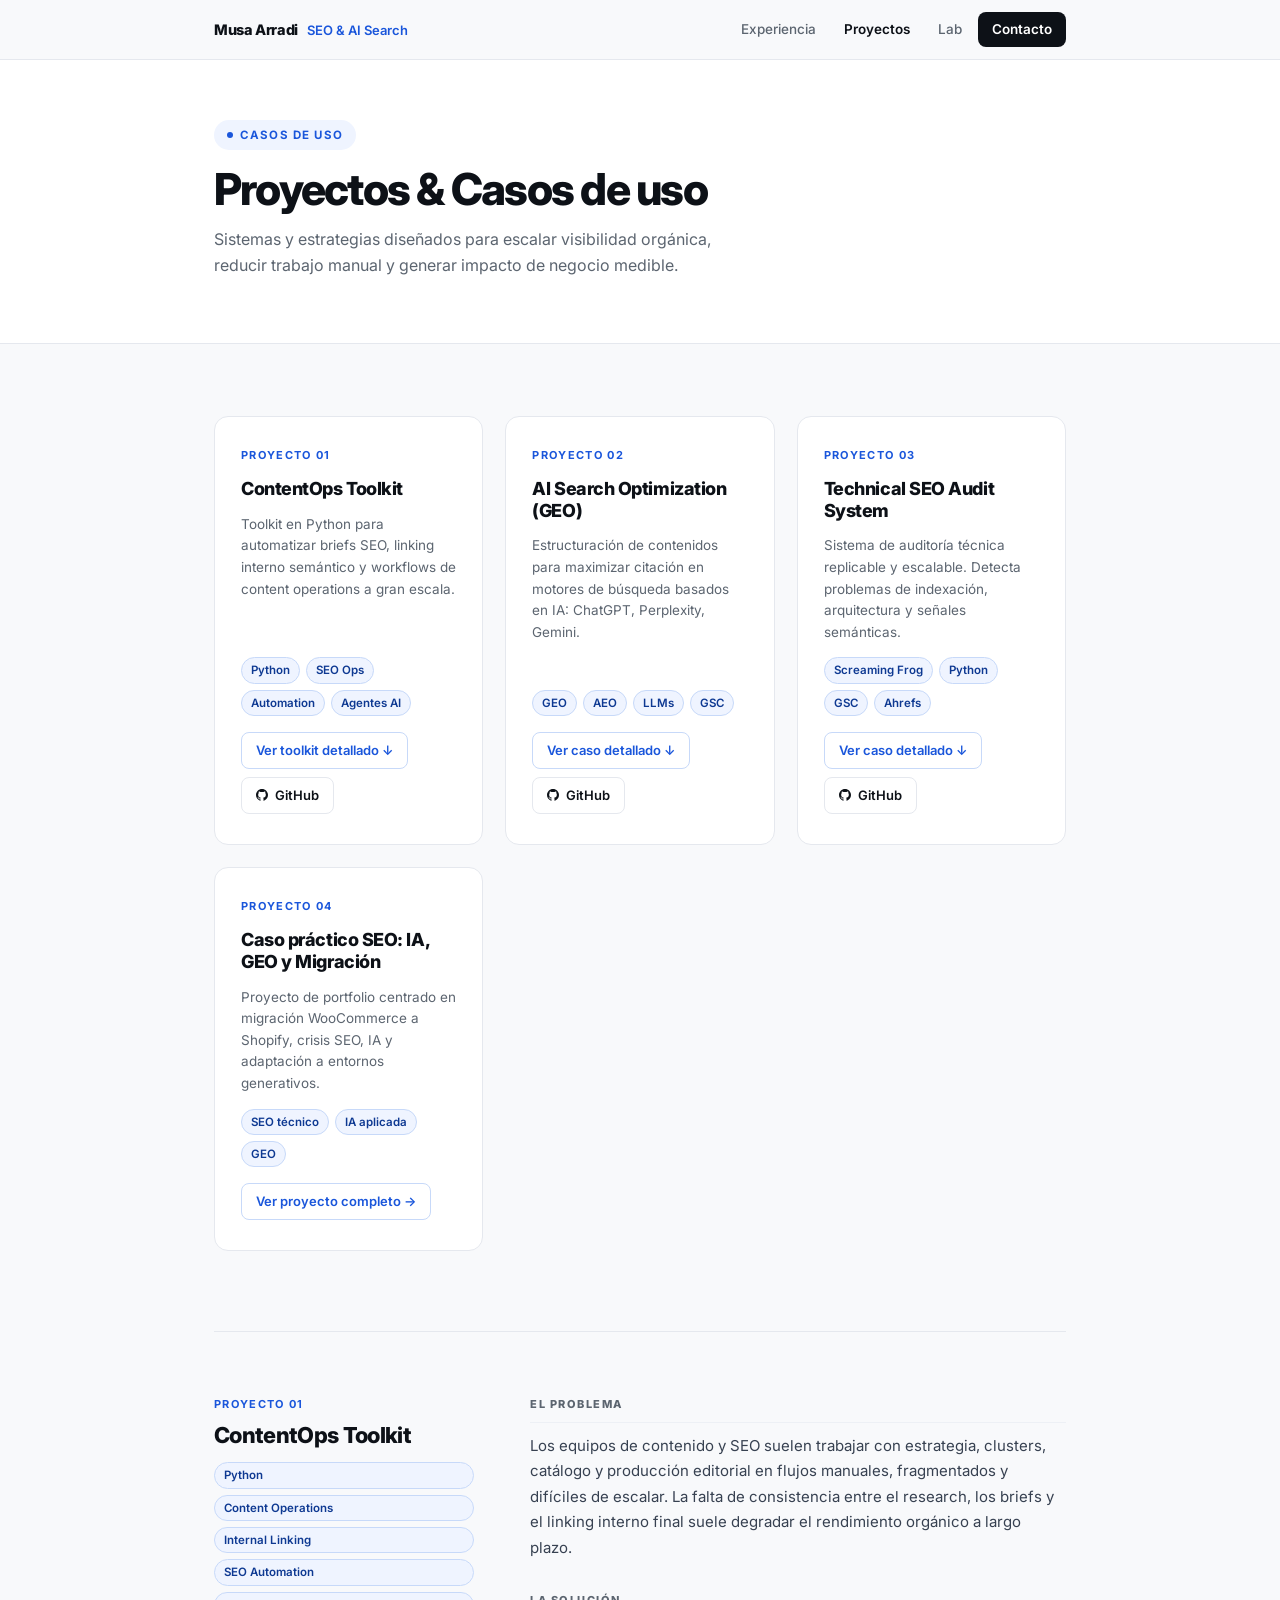
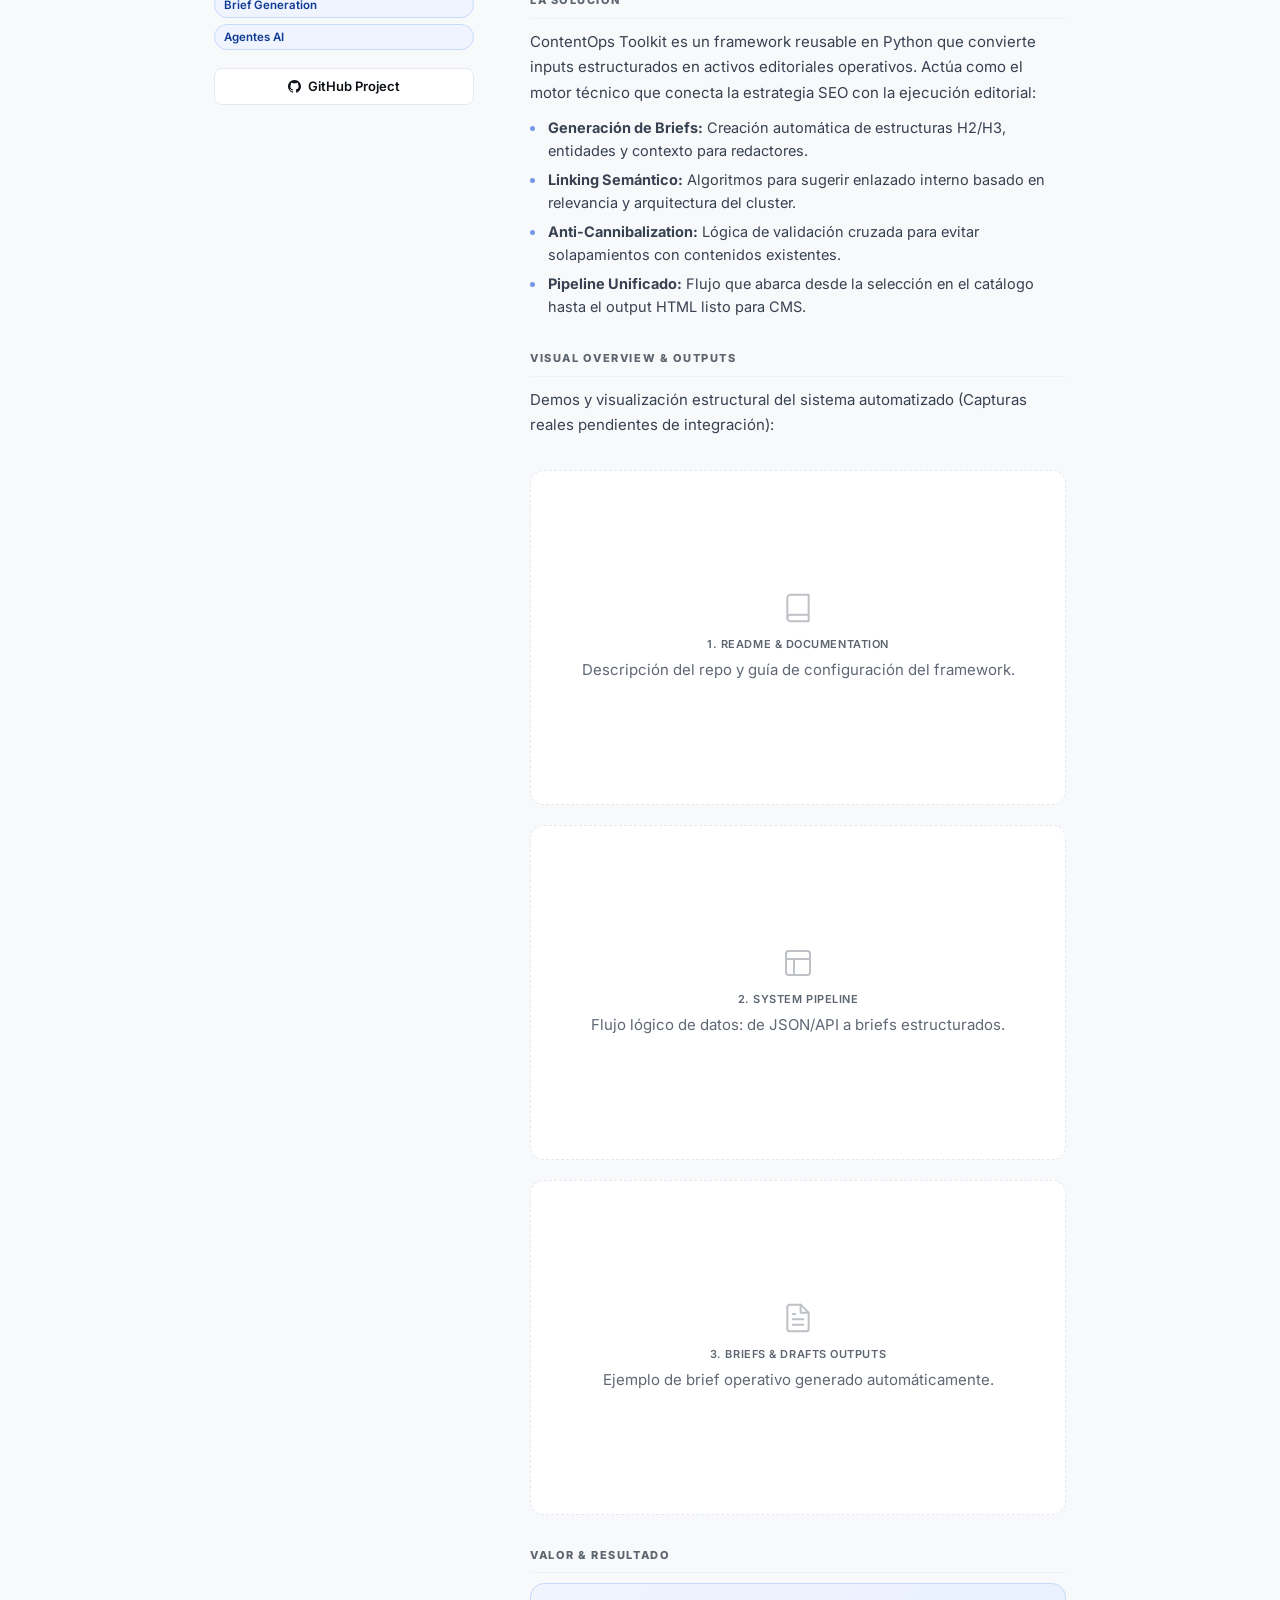
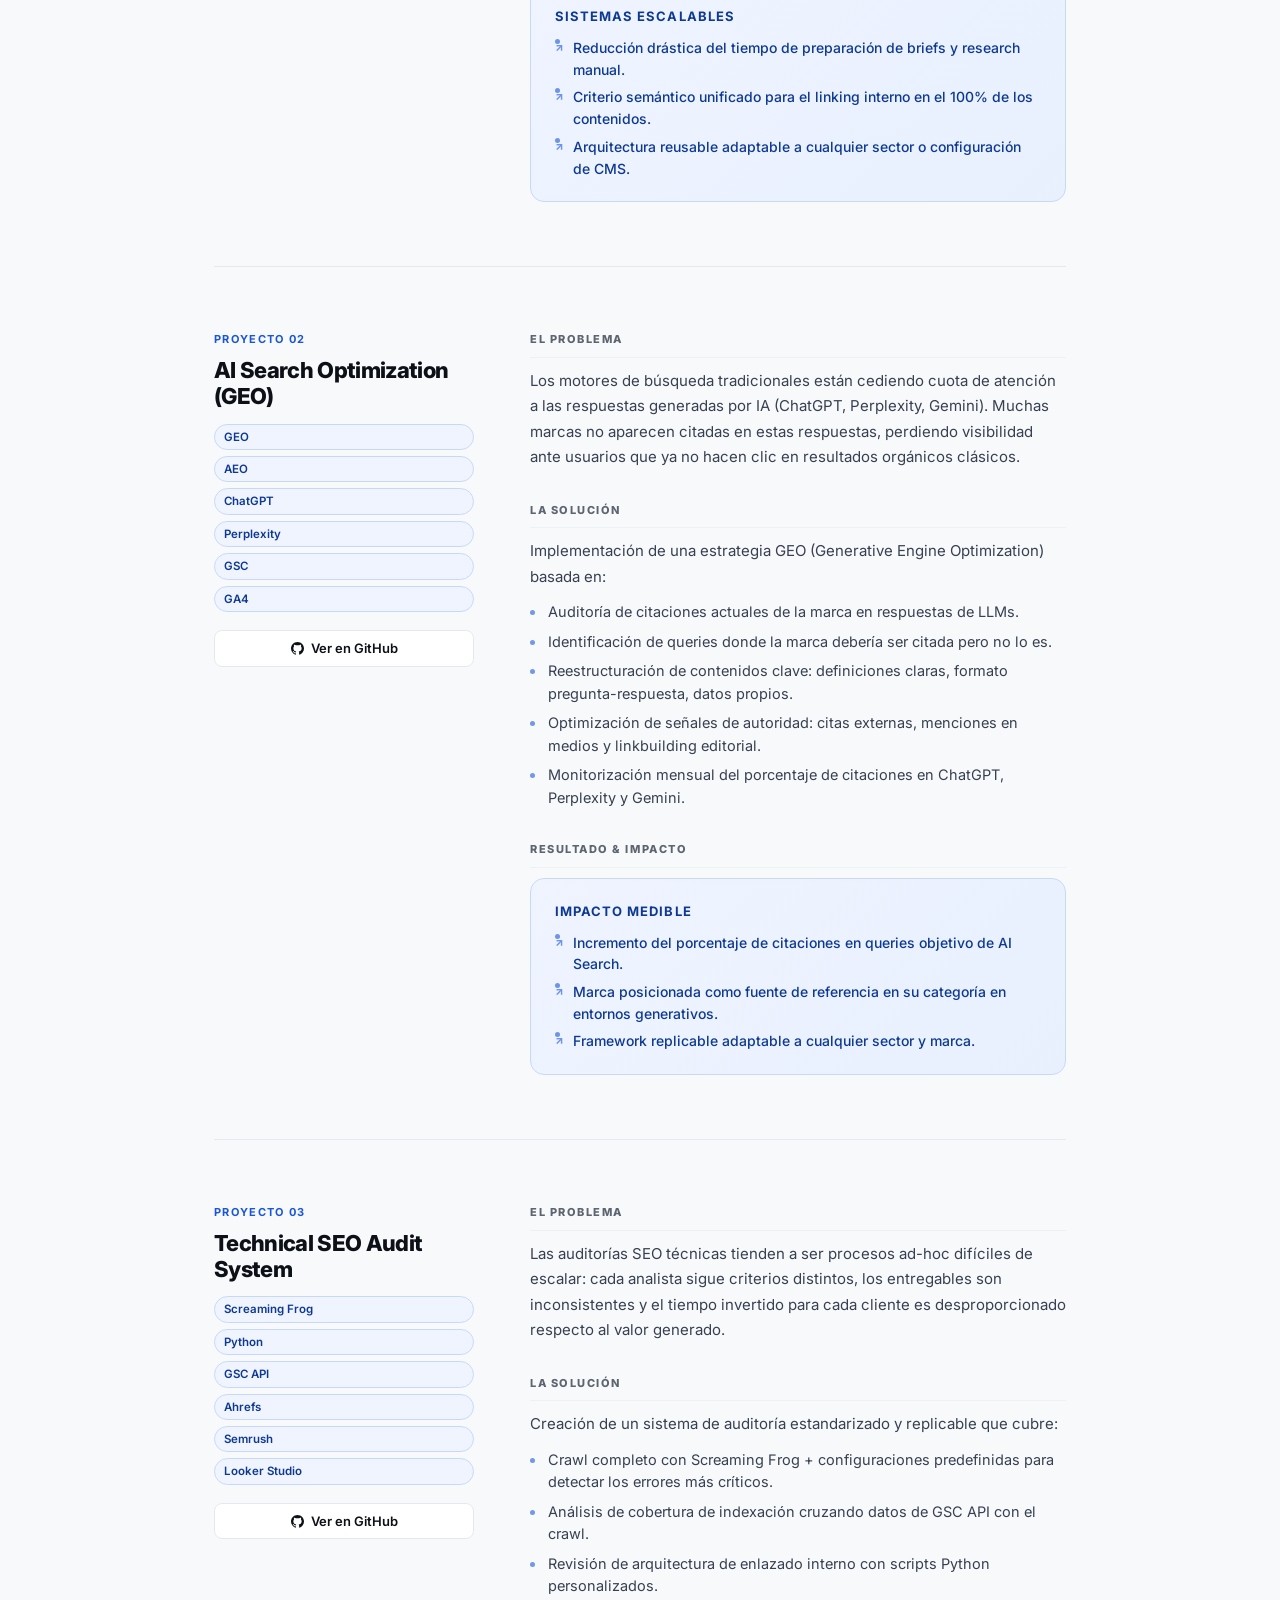
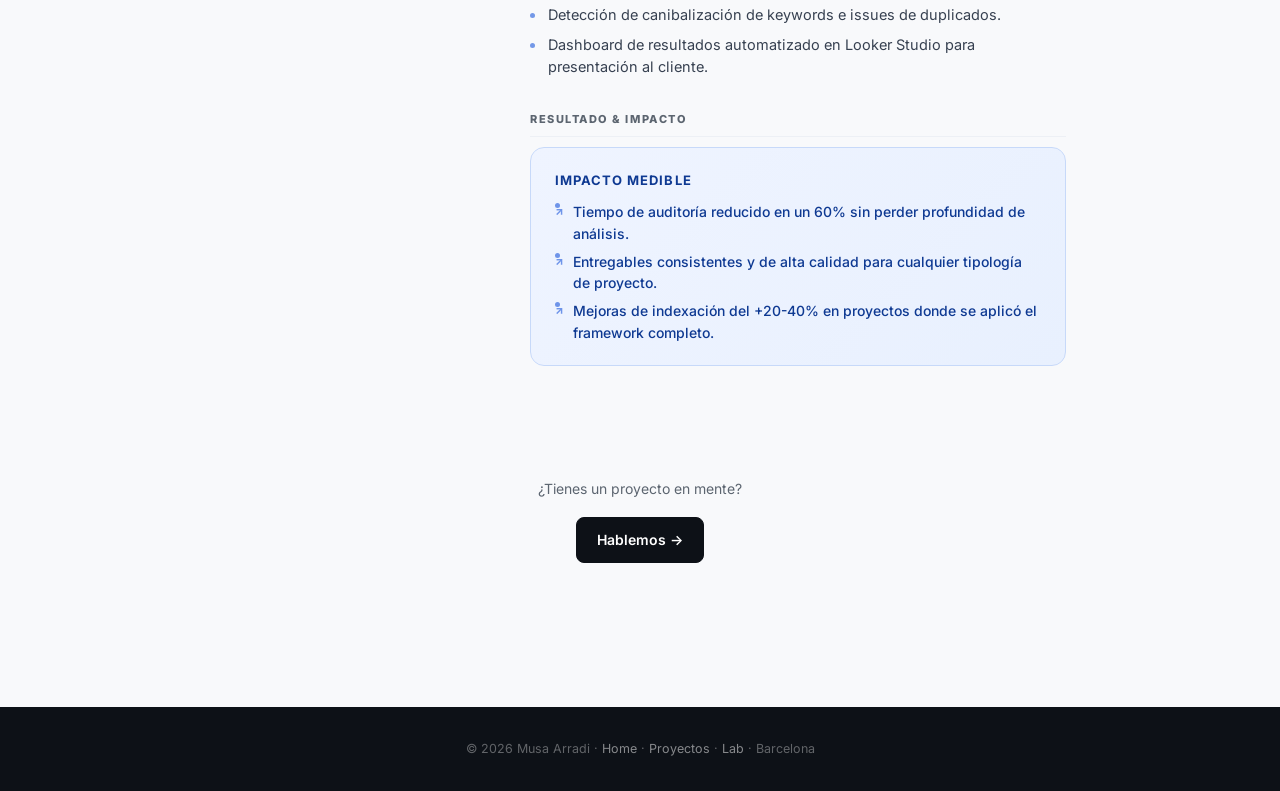
<file: projects.html>
<!DOCTYPE html>
<html lang="es">
<head>
  <meta charset="UTF-8" />
  <meta name="viewport" content="width=device-width, initial-scale=1.0" />
  <title>Proyectos — Musa Arradi · Technical SEO & AI Search Specialist</title>
  <meta name="description" content="Proyectos y casos de uso de Musa Arradi: automatización SEO, optimización para AI Search (GEO) y sistemas de auditoría técnica." />
  <link rel="preconnect" href="https://fonts.googleapis.com" />
  <link rel="preconnect" href="https://fonts.gstatic.com" crossorigin />
  <link href="https://fonts.googleapis.com/css2?family=Inter:wght@300;400;500;600;700;800&display=swap" rel="stylesheet" />
  <link rel="stylesheet" href="styles.css" />
  <link rel="icon" href="favicon.svg" type="image/svg+xml" />
  <link rel="icon" href="favicon.png" type="image/png" />
  <link rel="apple-touch-icon" href="apple-touch-icon.png" />
  <meta name="theme-color" content="#0f172a" />
  <meta property="og:title" content="Proyectos — Musa Arradi · Technical SEO & AI Search" />
  <meta property="og:description" content="Proyectos y casos de uso: automatización SEO, GEO y auditoría técnica." />
  <meta property="og:type" content="website" />
  <meta property="og:url" content="https://portfolio-musa-phi.vercel.app/projects.html" />
  <meta property="og:image" content="https://portfolio-musa-phi.vercel.app/profile.webp" />
  <meta name="twitter:card" content="summary_large_image" />
  <meta name="twitter:title" content="Proyectos — Musa Arradi · Technical SEO & AI Search" />
  <meta name="twitter:image" content="https://portfolio-musa-phi.vercel.app/profile.webp" />

  <style>
    /* ── Projects page styles ───────────────────────────── */
    #projects-content { padding: 72px 0 96px; }

    /* Grid */
    .pg-grid {
      display: grid;
      grid-template-columns: repeat(3, 1fr);
      gap: 22px;
      margin-bottom: 80px;
      align-items: stretch;
    }

    /* Summary card (top of grid) */
    .pg-card {
      padding: 30px 26px;
      display: flex;
      flex-direction: column;
      gap: 14px;
      cursor: pointer;
      text-decoration: none;
      color: inherit;
      height: 100%;
      min-height: 260px;
    }
    .pg-card:hover { color: inherit; }

    .pg-num {
      font-size: 11px; font-weight: 700; letter-spacing: 0.12em;
      color: var(--accent); text-transform: uppercase;
    }
    .pg-title {
      font-size: 18px; font-weight: 800; letter-spacing: -0.025em;
      color: var(--ink); line-height: 1.2;
    }
    .pg-desc { font-size: 13.5px; color: var(--muted); line-height: 1.6; flex: 1; }

    .pg-tags { display: flex; flex-wrap: wrap; gap: 6px; }

    .pg-links {
      display: flex; gap: 8px; flex-wrap: wrap; margin-top: 2px;
    }

    /* ─── Case Study Sections ──────────────────────────── */
    .case-section {
      border-top: 1px solid var(--border);
      padding: 64px 0;
    }
    .case-section:last-child { border-bottom: 1px solid var(--border); }

    .case-inner {
      display: grid;
      grid-template-columns: 260px 1fr;
      gap: 56px;
      align-items: start;
    }

    .case-sidebar {
      position: sticky;
      top: 84px;
    }

    .case-num {
      font-size: 11px; font-weight: 700; letter-spacing: 0.12em;
      color: var(--accent); text-transform: uppercase; margin-bottom: 8px;
    }
    .case-title {
      font-size: 22px; font-weight: 800; letter-spacing: -0.03em;
      color: var(--ink); line-height: 1.2; margin-bottom: 14px;
    }
    .case-tags { display: flex; flex-direction: column; gap: 6px; margin-bottom: 18px; }
    .case-tags .tech-pill { display: inline-block; }


    .case-block { margin-bottom: 32px; }
    .case-block:last-child { margin-bottom: 0; }

    .case-block-label {
      font-size: 11px; font-weight: 800; letter-spacing: 0.14em;
      text-transform: uppercase; color: var(--muted);
      margin-bottom: 10px; padding-bottom: 8px;
      border-bottom: 1px solid var(--border-soft);
    }

    .case-block p {
      font-size: 15px; line-height: 1.7; color: var(--ink-2);
    }

    .case-block ul {
      list-style: none;
      display: flex; flex-direction: column; gap: 7px;
    }
    .case-block ul li {
      font-size: 14.5px; line-height: 1.55; color: var(--ink-2);
      padding-left: 18px; position: relative;
    }
    .case-block ul li::before {
      content: ''; position: absolute; left: 0; top: 9px;
      width: 5px; height: 5px;
      background: var(--accent); border-radius: 50%; opacity: 0.6;
    }

    .case-impact-box {
      background: linear-gradient(135deg, var(--accent-soft) 0%, #e8f0fe 100%);
      border: 1px solid var(--accent-mid);
      border-radius: var(--r-md);
      padding: 22px 24px;
    }
    .case-impact-box strong {
      display: block; font-size: 13px; font-weight: 700;
      color: var(--accent-dark); text-transform: uppercase;
      letter-spacing: 0.08em; margin-bottom: 10px;
    }
    .case-impact-box ul { display: flex; flex-direction: column; gap: 6px; }
    .case-impact-box ul li {
      font-size: 14px; color: var(--accent-dark); font-weight: 500;
      padding-left: 18px; position: relative;
    }
    .case-impact-box ul li::before {
      content: '↗'; position: absolute; left: 0; font-size: 11px;
      color: var(--accent); font-weight: 800; top: 2px;
    }

    /* ─── Back to top ──────────────────────────────────── */
    .page-end {
      padding: 48px 0; text-align: center;
    }

    /* ─── Responsive ────────────────────────────────────── */
    @media (max-width: 768px) {
      .pg-grid { grid-template-columns: 1fr; }
      .case-inner { grid-template-columns: 1fr; gap: 28px; }
      .case-sidebar { position: static; }
    }

    /* Case Visuals / Screenshots */
    .case-gallery {
      display: grid;
      grid-template-columns: repeat(auto-fit, minmax(280px, 1fr));
      gap: 20px;
      margin-top: 32px;
    }
    .screenshot-placeholder {
      background: var(--surface);
      border: 1px dashed var(--border);
      border-radius: var(--r-md);
      aspect-ratio: 16 / 10;
      display: flex;
      flex-direction: column;
      align-items: center;
      justify-content: center;
      color: var(--muted);
      font-size: 13px;
      text-align: center;
      padding: 24px;
      transition: all 0.2s var(--ease);
    }
    .screenshot-placeholder:hover {
      border-color: var(--accent-mid);
      background: var(--accent-soft);
      color: var(--accent);
    }
    .screenshot-placeholder svg {
      opacity: 0.4;
      margin-bottom: 12px;
    }
    .screenshot-label {
      font-weight: 600;
      font-size: 11px;
      text-transform: uppercase;
      letter-spacing: 0.05em;
      margin-bottom: 4px;
      display: block;
    }
    .screenshot-desc {
      font-size: 12px;
      opacity: 0.8;
    }
  </style>
  <!-- Google tag (gtag.js) -->
  <script async src="https://www.googletagmanager.com/gtag/js?id=G-R9F8MZWG87"></script>
  <script>
    window.dataLayer = window.dataLayer || [];
    function gtag(){dataLayer.push(arguments);}
    gtag('js', new Date());
    gtag('config', 'G-R9F8MZWG87');
  </script>
</head>
<body>

  <!-- Navigation -->
  <nav class="nav" id="navbar">
    <div class="nav-inner">
      <a href="index.html" class="nav-logo">Musa Arradi <span>SEO & AI Search</span></a>
      <ul class="nav-links" id="navLinks">
        <li><a href="index.html#experience">Experiencia</a></li>
        <li><a href="projects.html" class="active">Proyectos</a></li>
        <li><a href="blog.html">Lab</a></li>
        <li class="nav-cta"><a href="index.html#contact">Contacto</a></li>
      </ul>
      <button class="hamburger" id="hamburger" aria-label="Abrir menú">
        <span></span><span></span><span></span>
      </button>
    </div>
  </nav>

  <!-- Page Header -->
  <div class="page-header">
    <div class="container">
      <div class="badge" style="margin-bottom:16px;">Casos de uso</div>
      <h1>Proyectos &amp; Casos de uso</h1>
      <p>Sistemas y estrategias diseñados para escalar visibilidad orgánica, reducir trabajo manual y generar impacto de negocio medible.</p>
    </div>
  </div>

  <!-- ═══ MAIN CONTENT ═════════════════════════════════════ -->
  <section id="projects-content">
    <div class="container">

      <!-- Summary Cards Grid -->
      <div class="pg-grid">

        <div class="card pg-card fi" data-href="#p-toolkit" data-delay="0">
          <div class="pg-num">Proyecto 01</div>
          <div class="pg-title">ContentOps Toolkit</div>
          <p class="pg-desc">Toolkit en Python para automatizar briefs SEO, linking interno semántico y workflows de content operations a gran escala.</p>
          <div class="pg-tags">
            <span class="tech-pill">Python</span>
            <span class="tech-pill">SEO Ops</span>
            <span class="tech-pill">Automation</span>
            <span class="tech-pill">Agentes AI</span>
          </div>
          <div class="pg-links">
            <span class="btn btn-sm btn-ghost">Ver toolkit detallado ↓</span>
            <a href="https://github.com/musaarradi-gif/contentops-toolkit" target="_blank" rel="noopener" class="btn btn-sm btn-secondary" onclick="event.stopPropagation()">
              <svg width="12" height="12" viewBox="0 0 24 24" fill="currentColor"><path d="M12 0C5.374 0 0 5.373 0 12c0 5.302 3.438 9.8 8.207 11.387.599.111.793-.261.793-.577v-2.234c-3.338.726-4.033-1.416-4.033-1.416-.546-1.387-1.333-1.756-1.333-1.756-1.089-.745.083-.729.083-.729 1.205.084 1.839 1.237 1.839 1.237 1.07 1.834 2.807 1.304 3.492.997.107-.775.418-1.305.762-1.604-2.665-.305-5.467-1.334-5.467-5.931 0-1.311.469-2.381 1.236-3.221-.124-.303-.535-1.524.117-3.176 0 0 1.008-.322 3.301 1.23A11.509 11.509 0 0 1 12 5.803c1.02.005 2.047.138 3.006.404 2.291-1.552 3.297-1.23 3.297-1.23.653 1.653.242 2.874.118 3.176.77.84 1.235 1.911 1.235 3.221 0 4.609-2.807 5.624-5.479 5.921.43.372.823 1.102.823 2.222v3.293c0 .319.192.694.801.576C20.566 21.797 24 17.3 24 12c0-6.627-5.373-12-12-12z"/></svg>
              GitHub
            </a>
          </div>
        </div>

        <div class="card pg-card fi" data-href="#p-geo" data-delay="1">
          <div class="pg-num">Proyecto 02</div>
          <div class="pg-title">AI Search Optimization (GEO)</div>
          <p class="pg-desc">Estructuración de contenidos para maximizar citación en motores de búsqueda basados en IA: ChatGPT, Perplexity, Gemini.</p>
          <div class="pg-tags">
            <span class="tech-pill">GEO</span>
            <span class="tech-pill">AEO</span>
            <span class="tech-pill">LLMs</span>
            <span class="tech-pill">GSC</span>
          </div>
          <div class="pg-links">
            <span class="btn btn-sm btn-ghost">Ver caso detallado ↓</span>
            <a href="https://github.com/musaarradi-gif" target="_blank" rel="noopener" class="btn btn-sm btn-secondary" onclick="event.stopPropagation()">
              <svg width="12" height="12" viewBox="0 0 24 24" fill="currentColor"><path d="M12 0C5.374 0 0 5.373 0 12c0 5.302 3.438 9.8 8.207 11.387.599.111.793-.261.793-.577v-2.234c-3.338.726-4.033-1.416-4.033-1.416-.546-1.387-1.333-1.756-1.333-1.756-1.089-.745.083-.729.083-.729 1.205.084 1.839 1.237 1.839 1.237 1.07 1.834 2.807 1.304 3.492.997.107-.775.418-1.305.762-1.604-2.665-.305-5.467-1.334-5.467-5.931 0-1.311.469-2.381 1.236-3.221-.124-.303-.535-1.524.117-3.176 0 0 1.008-.322 3.301 1.23A11.509 11.509 0 0 1 12 5.803c1.02.005 2.047.138 3.006.404 2.291-1.552 3.297-1.23 3.297-1.23.653 1.653.242 2.874.118 3.176.77.84 1.235 1.911 1.235 3.221 0 4.609-2.807 5.624-5.479 5.921.43.372.823 1.102.823 2.222v3.293c0 .319.192.694.801.576C20.566 21.797 24 17.3 24 12c0-6.627-5.373-12-12-12z"/></svg>
              GitHub
            </a>
          </div>
        </div>

        <div class="card pg-card fi" data-href="#p-audit" data-delay="2">
          <div class="pg-num">Proyecto 03</div>
          <div class="pg-title">Technical SEO Audit System</div>
          <p class="pg-desc">Sistema de auditoría técnica replicable y escalable. Detecta problemas de indexación, arquitectura y señales semánticas.</p>
          <div class="pg-tags">
            <span class="tech-pill">Screaming Frog</span>
            <span class="tech-pill">Python</span>
            <span class="tech-pill">GSC</span>
            <span class="tech-pill">Ahrefs</span>
          </div>
          <div class="pg-links">
            <span class="btn btn-sm btn-ghost">Ver caso detallado ↓</span>
            <a href="https://github.com/musaarradi-gif" target="_blank" rel="noopener" class="btn btn-sm btn-secondary" onclick="event.stopPropagation()">
              <svg width="12" height="12" viewBox="0 0 24 24" fill="currentColor"><path d="M12 0C5.374 0 0 5.373 0 12c0 5.302 3.438 9.8 8.207 11.387.599.111.793-.261.793-.577v-2.234c-3.338.726-4.033-1.416-4.033-1.416-.546-1.387-1.333-1.756-1.333-1.756-1.089-.745.083-.729.083-.729 1.205.084 1.839 1.237 1.839 1.237 1.07 1.834 2.807 1.304 3.492.997.107-.775.418-1.305.762-1.604-2.665-.305-5.467-1.334-5.467-5.931 0-1.311.469-2.381 1.236-3.221-.124-.303-.535-1.524.117-3.176 0 0 1.008-.322 3.301 1.23A11.509 11.509 0 0 1 12 5.803c1.02.005 2.047.138 3.006.404 2.291-1.552 3.297-1.23 3.297-1.23.653 1.653.242 2.874.118 3.176.77.84 1.235 1.911 1.235 3.221 0 4.609-2.807 5.624-5.479 5.921.43.372.823 1.102.823 2.222v3.293c0 .319.192.694.801.576C20.566 21.797 24 17.3 24 12c0-6.627-5.373-12-12-12z"/></svg>
              GitHub
            </a>
          </div>
        </div>

        <div class="card pg-card fi" onclick="window.location.href='proyecto-seo-migracion-ia-geo.html'" style="cursor: pointer;" data-delay="3">
          <div class="pg-num">Proyecto 04</div>
          <div class="pg-title">Caso práctico SEO: IA, GEO y Migración</div>
          <p class="pg-desc">Proyecto de portfolio centrado en migración WooCommerce a Shopify, crisis SEO, IA y adaptación a entornos generativos.</p>
          <div class="pg-tags">
            <span class="tech-pill">SEO técnico</span>
            <span class="tech-pill">IA aplicada</span>
            <span class="tech-pill">GEO</span>
          </div>
          <div class="pg-links">
            <span class="btn btn-sm btn-ghost">Ver proyecto completo →</span>
          </div>
        </div>

      </div>


      <!-- ─── Case Study 1 ────────────────────────────── -->
      <div class="case-section fi" id="p-toolkit">
        <div class="case-inner">
          <div class="case-sidebar">
            <div class="case-num">Proyecto 01</div>
            <h2 class="case-title">ContentOps Toolkit</h2>
            <div class="case-tags">
              <span class="tech-pill">Python</span>
              <span class="tech-pill">Content Operations</span>
              <span class="tech-pill">Internal Linking</span>
              <span class="tech-pill">SEO Automation</span>
              <span class="tech-pill">Brief Generation</span>
              <span class="tech-pill">Agentes AI</span>
            </div>
            <a href="https://github.com/musaarradi-gif/contentops-toolkit" target="_blank" rel="noopener" class="btn btn-sm btn-secondary" style="width:100%; justify-content:center;">
              <svg width="13" height="13" viewBox="0 0 24 24" fill="currentColor"><path d="M12 0C5.374 0 0 5.373 0 12c0 5.302 3.438 9.8 8.207 11.387.599.111.793-.261.793-.577v-2.234c-3.338.726-4.033-1.416-4.033-1.416-.546-1.387-1.333-1.756-1.333-1.756-1.089-.745.083-.729.083-.729 1.205.084 1.839 1.237 1.839 1.237 1.07 1.834 2.807 1.304 3.492.997.107-.775.418-1.305.762-1.604-2.665-.305-5.467-1.334-5.467-5.931 0-1.311.469-2.381 1.236-3.221-.124-.303-.535-1.524.117-3.176 0 0 1.008-.322 3.301 1.23A11.509 11.509 0 0 1 12 5.803c1.02.005 2.047.138 3.006.404 2.291-1.552 3.297-1.23 3.297-1.23.653 1.653.242 2.874.118 3.176.77.84 1.235 1.911 1.235 3.221 0 4.609-2.807 5.624-5.479 5.921.43.372.823 1.102.823 2.222v3.293c0 .319.192.694.801.576C20.566 21.797 24 17.3 24 12c0-6.627-5.373-12-12-12z"/></svg>
              GitHub Project
            </a>
          </div>
          <div class="case-body">
            <div class="case-block">
              <div class="case-block-label">El Problema</div>
              <p>Los equipos de contenido y SEO suelen trabajar con estrategia, clusters, catálogo y producción editorial en flujos manuales, fragmentados y difíciles de escalar. La falta de consistencia entre el research, los briefs y el linking interno final suele degradar el rendimiento orgánico a largo plazo.</p>
            </div>
            <div class="case-block">
              <div class="case-block-label">La Solución</div>
              <p>ContentOps Toolkit es un framework reusable en Python que convierte inputs estructurados en activos editoriales operativos. Actúa como el motor técnico que conecta la estrategia SEO con la ejecución editorial:</p>
              <ul style="margin-top:12px;">
                <li><strong>Generación de Briefs:</strong> Creación automática de estructuras H2/H3, entidades y contexto para redactores.</li>
                <li><strong>Linking Semántico:</strong> Algoritmos para sugerir enlazado interno basado en relevancia y arquitectura del cluster.</li>
                <li><strong>Anti-Cannibalization:</strong> Lógica de validación cruzada para evitar solapamientos con contenidos existentes.</li>
                <li><strong>Pipeline Unificado:</strong> Flujo que abarca desde la selección en el catálogo hasta el output HTML listo para CMS.</li>
              </ul>
            </div>

            <div class="case-block">
              <div class="case-block-label">Visual Overview &amp; Outputs</div>
              <p style="margin-bottom:20px;">Demos y visualización estructural del sistema automatizado (Capturas reales pendientes de integración):</p>
              
              <div class="case-gallery">
                <!-- Screenshot 1: README / Overview -->
                <div class="screenshot-placeholder">
                  <svg width="32" height="32" viewBox="0 0 24 24" fill="none" stroke="currentColor" stroke-width="1.5" stroke-linecap="round" stroke-linejoin="round"><path d="M4 19.5A2.5 2.5 0 0 1 6.5 17H20"></path><path d="M6.5 2H20v20H6.5A2.5 2.5 0 0 1 4 19.5v-15A2.5 2.5 0 0 1 6.5 2z"></path></svg>
                  <span class="screenshot-label">1. README &amp; Documentation</span>
                  <p class="screenshot-desc">Descripción del repo y guía de configuración del framework.</p>
                </div>

                <!-- Screenshot 2: Pipeline / Structure -->
                <div class="screenshot-placeholder">
                  <svg width="32" height="32" viewBox="0 0 24 24" fill="none" stroke="currentColor" stroke-width="1.5" stroke-linecap="round" stroke-linejoin="round"><rect x="3" y="3" width="18" height="18" rx="2" ry="2"></rect><line x1="3" y1="9" x2="21" y2="9"></line><line x1="9" y1="21" x2="9" y2="9"></line></svg>
                  <span class="screenshot-label">2. System Pipeline</span>
                  <p class="screenshot-desc">Flujo lógico de datos: de JSON/API a briefs estructurados.</p>
                </div>

                <!-- Screenshot 3: Outputs / Briefs -->
                <div class="screenshot-placeholder">
                  <svg width="32" height="32" viewBox="0 0 24 24" fill="none" stroke="currentColor" stroke-width="1.5" stroke-linecap="round" stroke-linejoin="round"><path d="M14 2H6a2 2 0 0 0-2 2v16a2 2 0 0 0 2 2h12a2 2 0 0 0 2-2V8z"></path><polyline points="14 2 14 8 20 8"></polyline><line x1="16" y1="13" x2="8" y2="13"></line><line x1="16" y1="17" x2="8" y2="17"></line><polyline points="10 9 9 9 8 9"></polyline></svg>
                  <span class="screenshot-label">3. Briefs &amp; Drafts Outputs</span>
                  <p class="screenshot-desc">Ejemplo de brief operativo generado automáticamente.</p>
                </div>
              </div>
            </div>

            <div class="case-block">
              <div class="case-block-label">Valor &amp; Resultado</div>
              <div class="case-impact-box">
                <strong>Sistemas escalables</strong>
                <ul>
                  <li>Reducción drástica del tiempo de preparación de briefs y research manual.</li>
                  <li>Criterio semántico unificado para el linking interno en el 100% de los contenidos.</li>
                  <li>Arquitectura reusable adaptable a cualquier sector o configuración de CMS.</li>
                </ul>
              </div>
            </div>
          </div>
        </div>
      </div>

      <!-- ─── Case Study 2 ────────────────────────────── -->
      <div class="case-section fi" id="p-geo">
        <div class="case-inner">
          <div class="case-sidebar">
            <div class="case-num">Proyecto 02</div>
            <h2 class="case-title">AI Search Optimization (GEO)</h2>
            <div class="case-tags">
              <span class="tech-pill">GEO</span>
              <span class="tech-pill">AEO</span>
              <span class="tech-pill">ChatGPT</span>
              <span class="tech-pill">Perplexity</span>
              <span class="tech-pill">GSC</span>
              <span class="tech-pill">GA4</span>
            </div>
            <a href="https://github.com/musaarradi-gif" target="_blank" rel="noopener" class="btn btn-sm btn-secondary" style="width:100%; justify-content:center;">
              <svg width="13" height="13" viewBox="0 0 24 24" fill="currentColor"><path d="M12 0C5.374 0 0 5.373 0 12c0 5.302 3.438 9.8 8.207 11.387.599.111.793-.261.793-.577v-2.234c-3.338.726-4.033-1.416-4.033-1.416-.546-1.387-1.333-1.756-1.333-1.756-1.089-.745.083-.729.083-.729 1.205.084 1.839 1.237 1.839 1.237 1.07 1.834 2.807 1.304 3.492.997.107-.775.418-1.305.762-1.604-2.665-.305-5.467-1.334-5.467-5.931 0-1.311.469-2.381 1.236-3.221-.124-.303-.535-1.524.117-3.176 0 0 1.008-.322 3.301 1.23A11.509 11.509 0 0 1 12 5.803c1.02.005 2.047.138 3.006.404 2.291-1.552 3.297-1.23 3.297-1.23.653 1.653.242 2.874.118 3.176.77.84 1.235 1.911 1.235 3.221 0 4.609-2.807 5.624-5.479 5.921.43.372.823 1.102.823 2.222v3.293c0 .319.192.694.801.576C20.566 21.797 24 17.3 24 12c0-6.627-5.373-12-12-12z"/></svg>
              Ver en GitHub
            </a>
          </div>
          <div class="case-body">
            <div class="case-block">
              <div class="case-block-label">El Problema</div>
              <p>Los motores de búsqueda tradicionales están cediendo cuota de atención a las respuestas generadas por IA (ChatGPT, Perplexity, Gemini). Muchas marcas no aparecen citadas en estas respuestas, perdiendo visibilidad ante usuarios que ya no hacen clic en resultados orgánicos clásicos.</p>
            </div>
            <div class="case-block">
              <div class="case-block-label">La Solución</div>
              <p>Implementación de una estrategia GEO (Generative Engine Optimization) basada en:</p>
              <ul style="margin-top:12px;">
                <li>Auditoría de citaciones actuales de la marca en respuestas de LLMs.</li>
                <li>Identificación de queries donde la marca debería ser citada pero no lo es.</li>
                <li>Reestructuración de contenidos clave: definiciones claras, formato pregunta-respuesta, datos propios.</li>
                <li>Optimización de señales de autoridad: citas externas, menciones en medios y linkbuilding editorial.</li>
                <li>Monitorización mensual del porcentaje de citaciones en ChatGPT, Perplexity y Gemini.</li>
              </ul>
            </div>
            <div class="case-block">
              <div class="case-block-label">Resultado &amp; Impacto</div>
              <div class="case-impact-box">
                <strong>Impacto medible</strong>
                <ul>
                  <li>Incremento del porcentaje de citaciones en queries objetivo de AI Search.</li>
                  <li>Marca posicionada como fuente de referencia en su categoría en entornos generativos.</li>
                  <li>Framework replicable adaptable a cualquier sector y marca.</li>
                </ul>
              </div>
            </div>
          </div>
        </div>
      </div>

      <!-- ─── Case Study 3 ────────────────────────────── -->
      <div class="case-section fi" id="p-audit">
        <div class="case-inner">
          <div class="case-sidebar">
            <div class="case-num">Proyecto 03</div>
            <h2 class="case-title">Technical SEO Audit System</h2>
            <div class="case-tags">
              <span class="tech-pill">Screaming Frog</span>
              <span class="tech-pill">Python</span>
              <span class="tech-pill">GSC API</span>
              <span class="tech-pill">Ahrefs</span>
              <span class="tech-pill">Semrush</span>
              <span class="tech-pill">Looker Studio</span>
            </div>
            <a href="https://github.com/musaarradi-gif" target="_blank" rel="noopener" class="btn btn-sm btn-secondary" style="width:100%; justify-content:center;">
              <svg width="13" height="13" viewBox="0 0 24 24" fill="currentColor"><path d="M12 0C5.374 0 0 5.373 0 12c0 5.302 3.438 9.8 8.207 11.387.599.111.793-.261.793-.577v-2.234c-3.338.726-4.033-1.416-4.033-1.416-.546-1.387-1.333-1.756-1.333-1.756-1.089-.745.083-.729.083-.729 1.205.084 1.839 1.237 1.839 1.237 1.07 1.834 2.807 1.304 3.492.997.107-.775.418-1.305.762-1.604-2.665-.305-5.467-1.334-5.467-5.931 0-1.311.469-2.381 1.236-3.221-.124-.303-.535-1.524.117-3.176 0 0 1.008-.322 3.301 1.23A11.509 11.509 0 0 1 12 5.803c1.02.005 2.047.138 3.006.404 2.291-1.552 3.297-1.23 3.297-1.23.653 1.653.242 2.874.118 3.176.77.84 1.235 1.911 1.235 3.221 0 4.609-2.807 5.624-5.479 5.921.43.372.823 1.102.823 2.222v3.293c0 .319.192.694.801.576C20.566 21.797 24 17.3 24 12c0-6.627-5.373-12-12-12z"/></svg>
              Ver en GitHub
            </a>
          </div>
          <div class="case-body">
            <div class="case-block">
              <div class="case-block-label">El Problema</div>
              <p>Las auditorías SEO técnicas tienden a ser procesos ad-hoc difíciles de escalar: cada analista sigue criterios distintos, los entregables son inconsistentes y el tiempo invertido para cada cliente es desproporcionado respecto al valor generado.</p>
            </div>
            <div class="case-block">
              <div class="case-block-label">La Solución</div>
              <p>Creación de un sistema de auditoría estandarizado y replicable que cubre:</p>
              <ul style="margin-top:12px;">
                <li>Crawl completo con Screaming Frog + configuraciones predefinidas para detectar los errores más críticos.</li>
                <li>Análisis de cobertura de indexación cruzando datos de GSC API con el crawl.</li>
                <li>Revisión de arquitectura de enlazado interno con scripts Python personalizados.</li>
                <li>Detección de canibalización de keywords e issues de duplicados.</li>
                <li>Dashboard de resultados automatizado en Looker Studio para presentación al cliente.</li>
              </ul>
            </div>
            <div class="case-block">
              <div class="case-block-label">Resultado &amp; Impacto</div>
              <div class="case-impact-box">
                <strong>Impacto medible</strong>
                <ul>
                  <li>Tiempo de auditoría reducido en un 60% sin perder profundidad de análisis.</li>
                  <li>Entregables consistentes y de alta calidad para cualquier tipología de proyecto.</li>
                  <li>Mejoras de indexación del +20-40% en proyectos donde se aplicó el framework completo.</li>
                </ul>
              </div>
            </div>
          </div>
        </div>
      </div>

      <!-- Page end CTA -->
      <div class="page-end fi">
        <p style="color:var(--muted); font-size:14px; margin-bottom:16px;">¿Tienes un proyecto en mente?</p>
        <a href="index.html#contact" class="btn btn-primary">Hablemos →</a>
      </div>

    </div>
  </section>

  <footer class="site-footer">
    <p>© 2026 Musa Arradi · <a href="index.html">Home</a> · <a href="projects.html">Proyectos</a> · <a href="blog.html">Lab</a> · Barcelona</p>
  </footer>

  <script>
    const nav = document.getElementById('navbar');
    window.addEventListener('scroll', () => nav.classList.toggle('scrolled', window.scrollY > 10), { passive: true });

    const ham = document.getElementById('hamburger');
    const links = document.getElementById('navLinks');
    ham.addEventListener('click', () => links.classList.toggle('open'));
    links.querySelectorAll('a').forEach(a => a.addEventListener('click', () => links.classList.remove('open')));

    const obs = new IntersectionObserver(entries => {
      entries.forEach(e => { if (e.isIntersecting) { e.target.classList.add('visible'); obs.unobserve(e.target); } });
    }, { threshold: 0.08 });
    document.querySelectorAll('.fi').forEach(el => obs.observe(el));

    // Card click → anchor nav
    document.querySelectorAll('.pg-card[data-href]').forEach(card => {
      card.addEventListener('click', e => {
        if (e.target.closest('.pg-links a')) return;
        const href = card.getAttribute('data-href');
        const target = document.querySelector(href);
        if (target) target.scrollIntoView({ behavior: 'smooth', block: 'start' });
      });
    });
  </script>
</body>
</html>
</file>
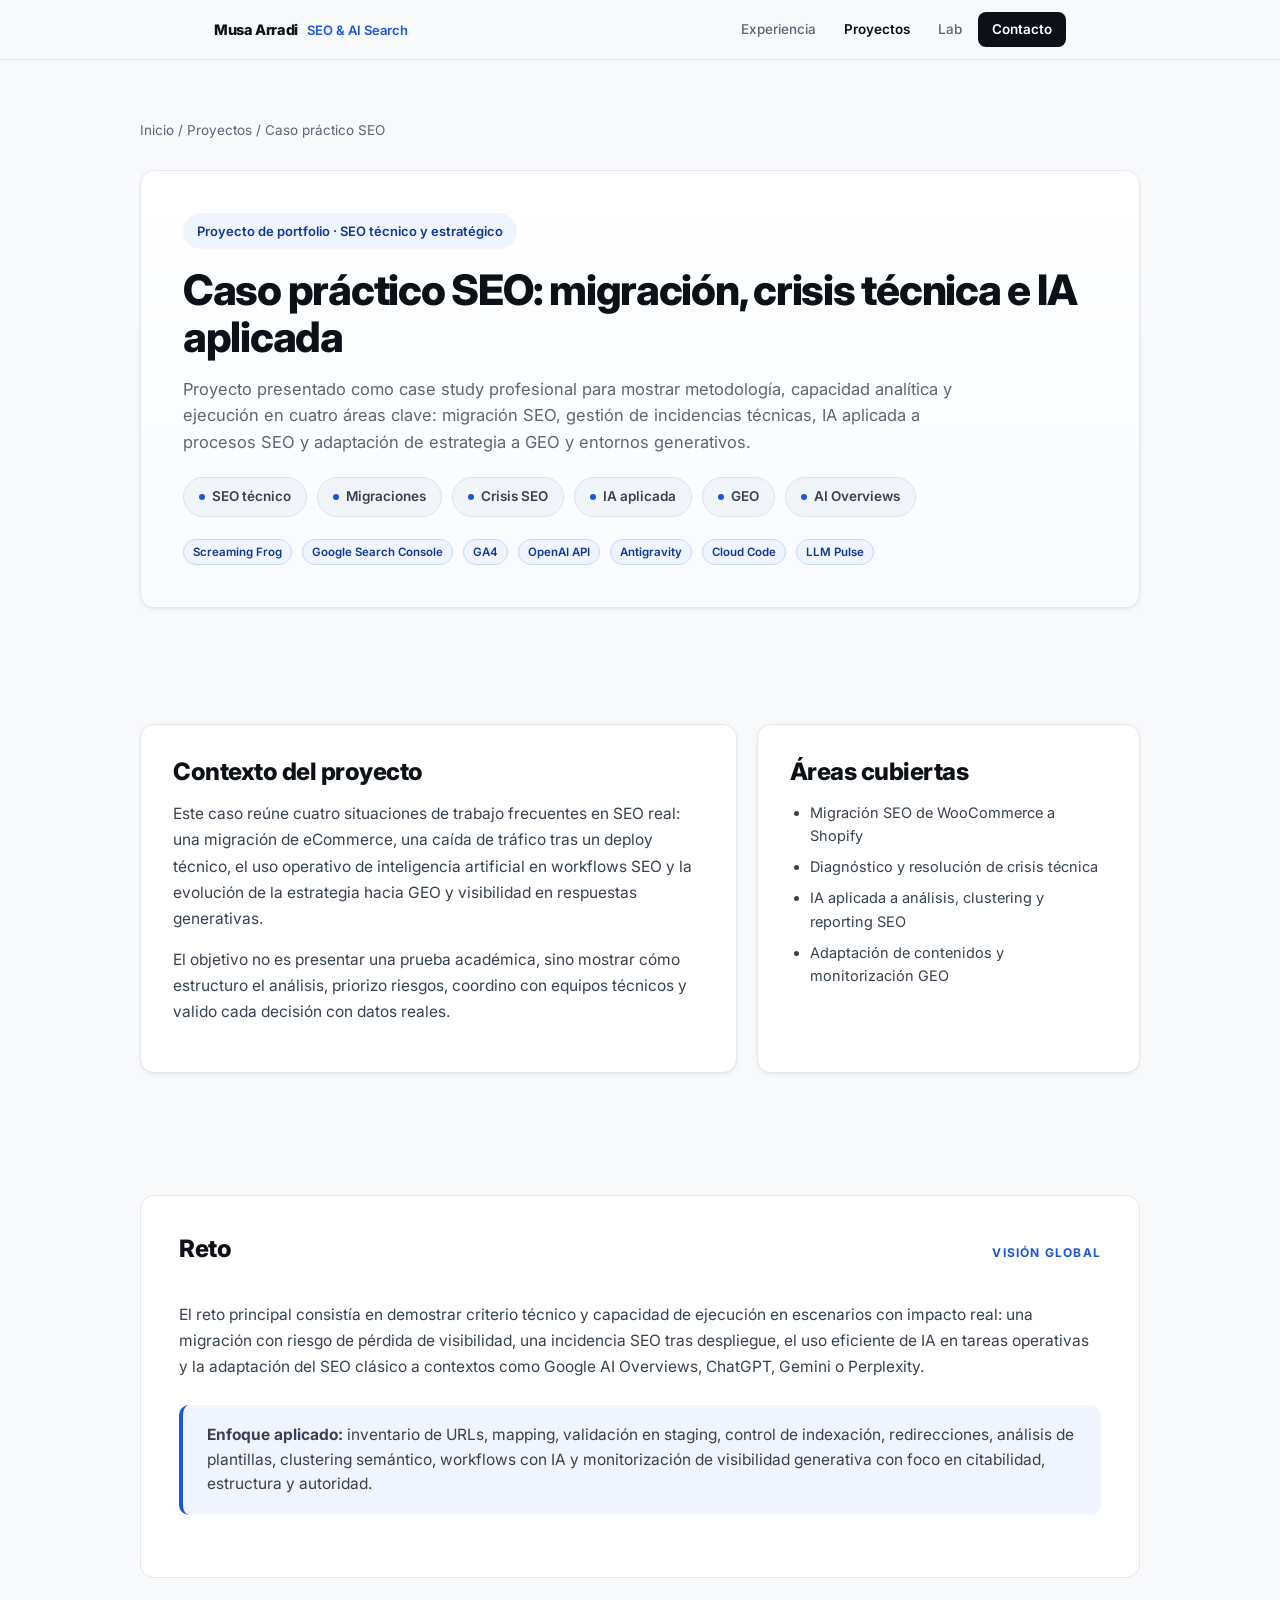
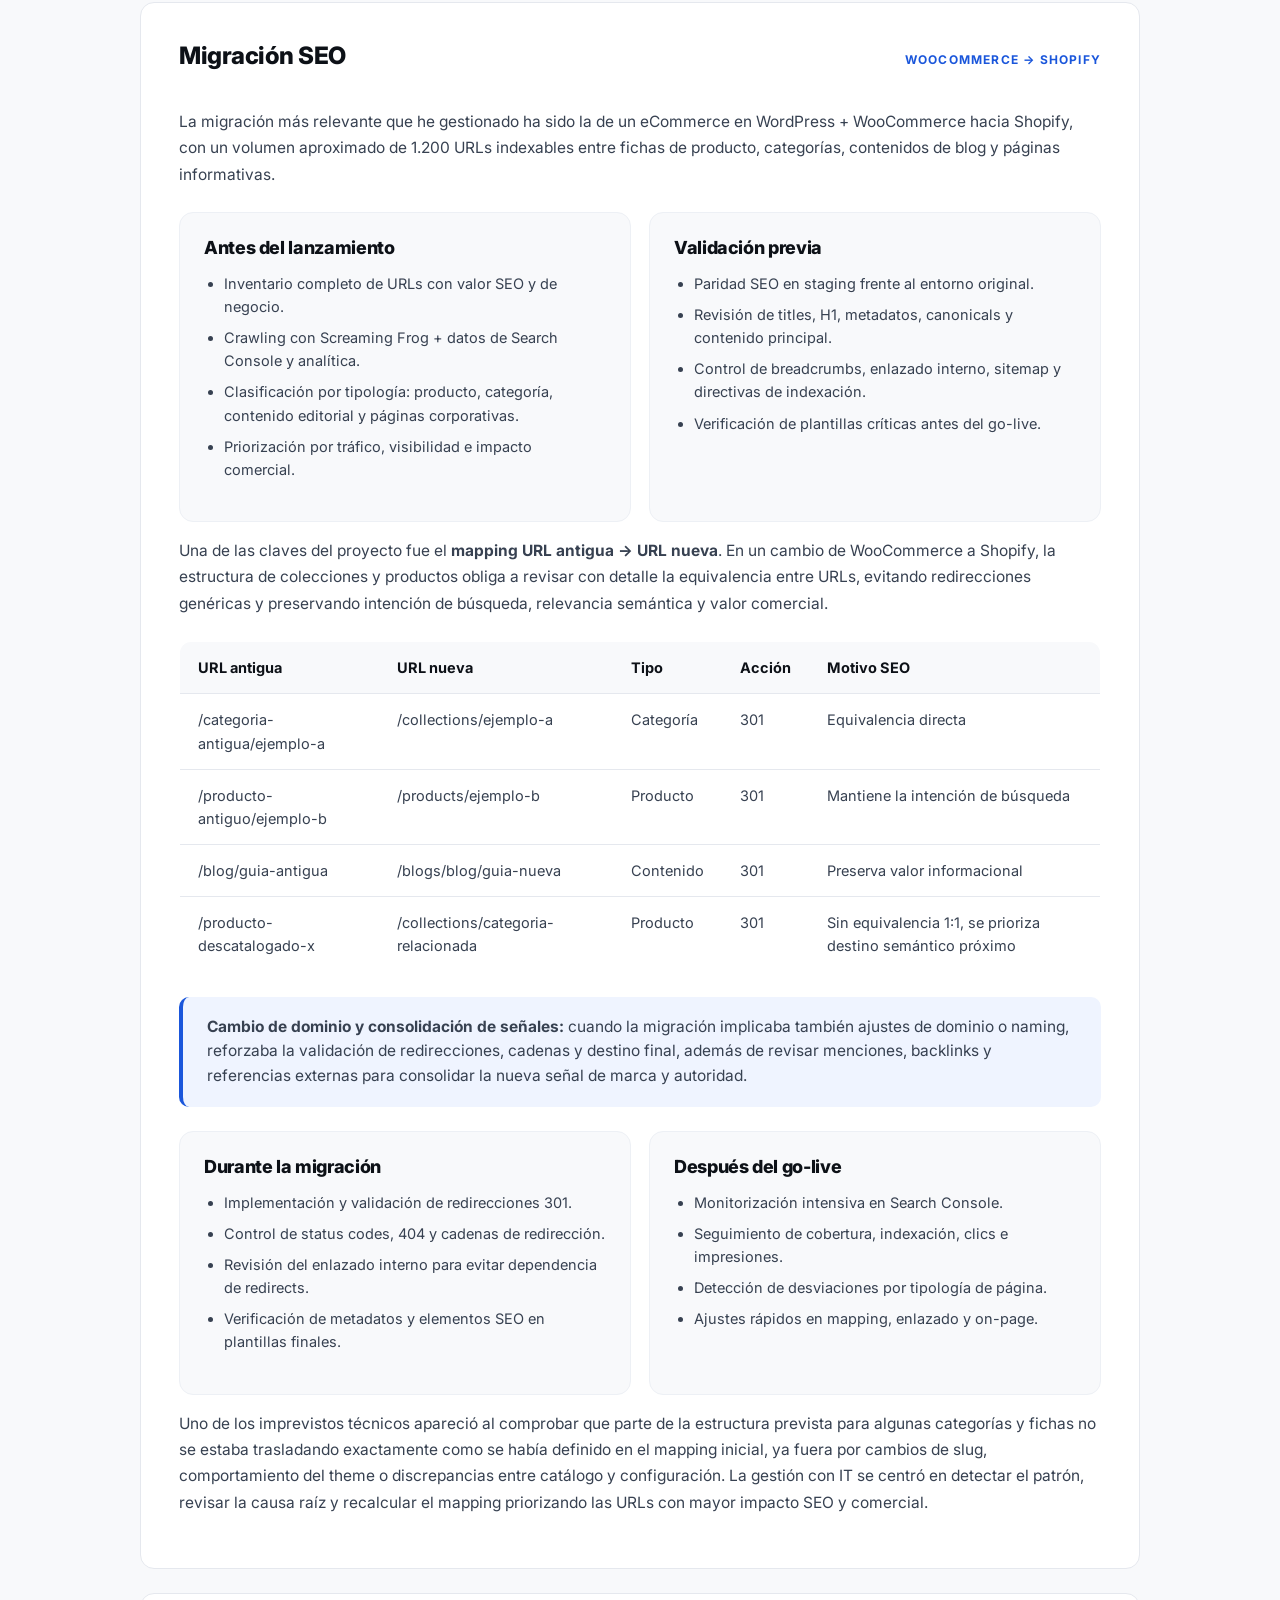
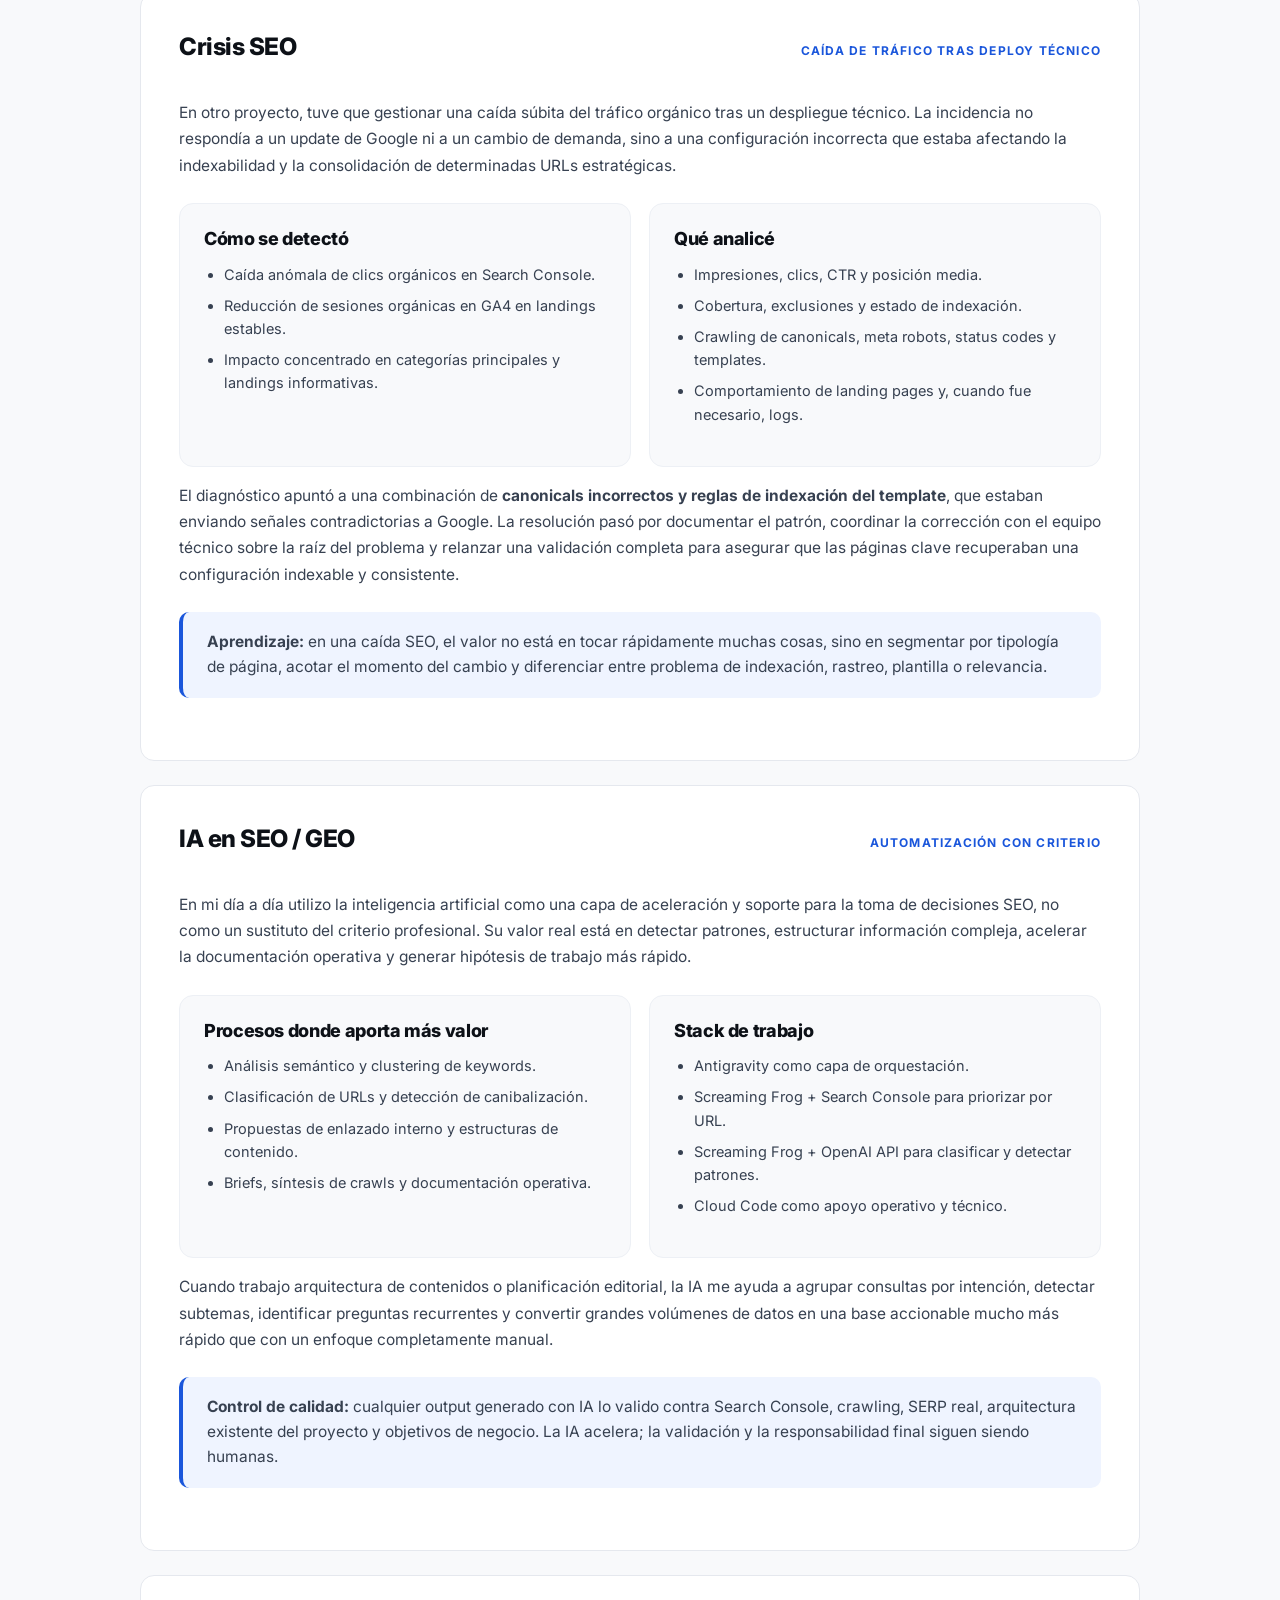
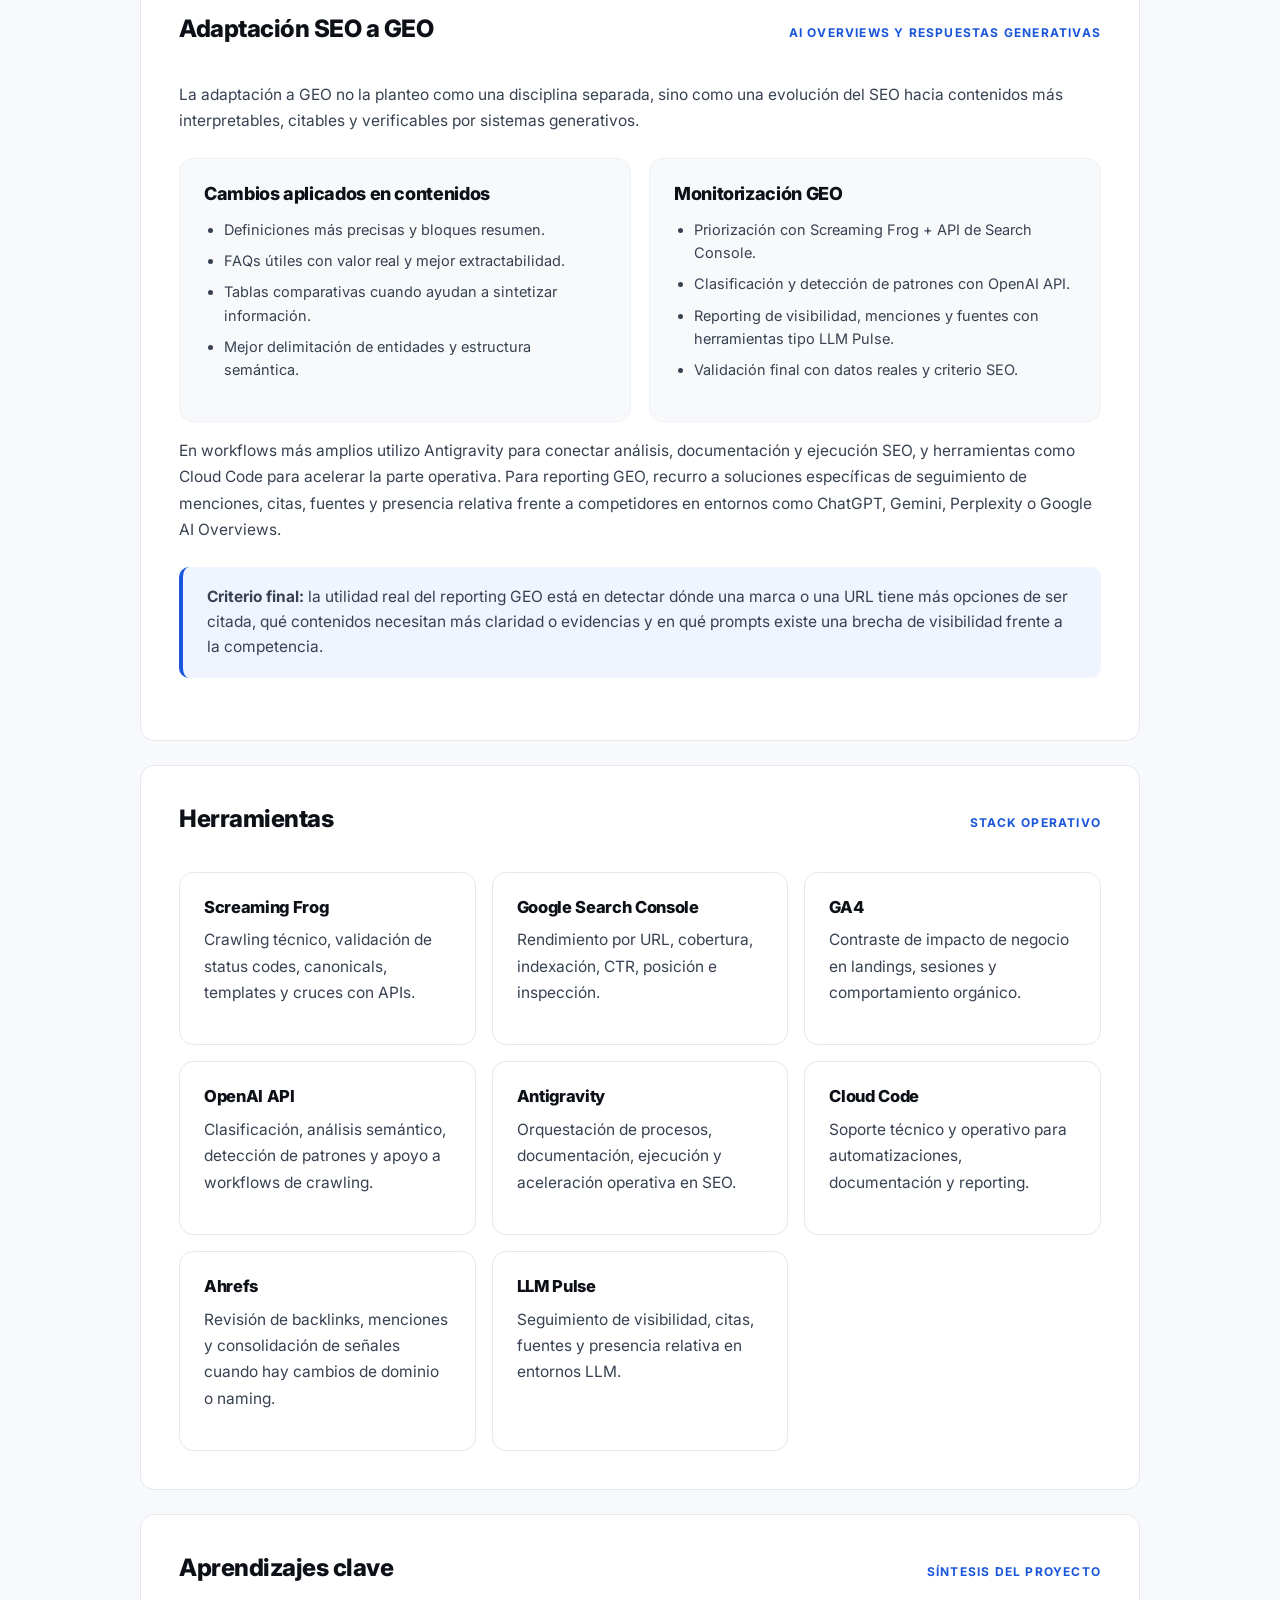
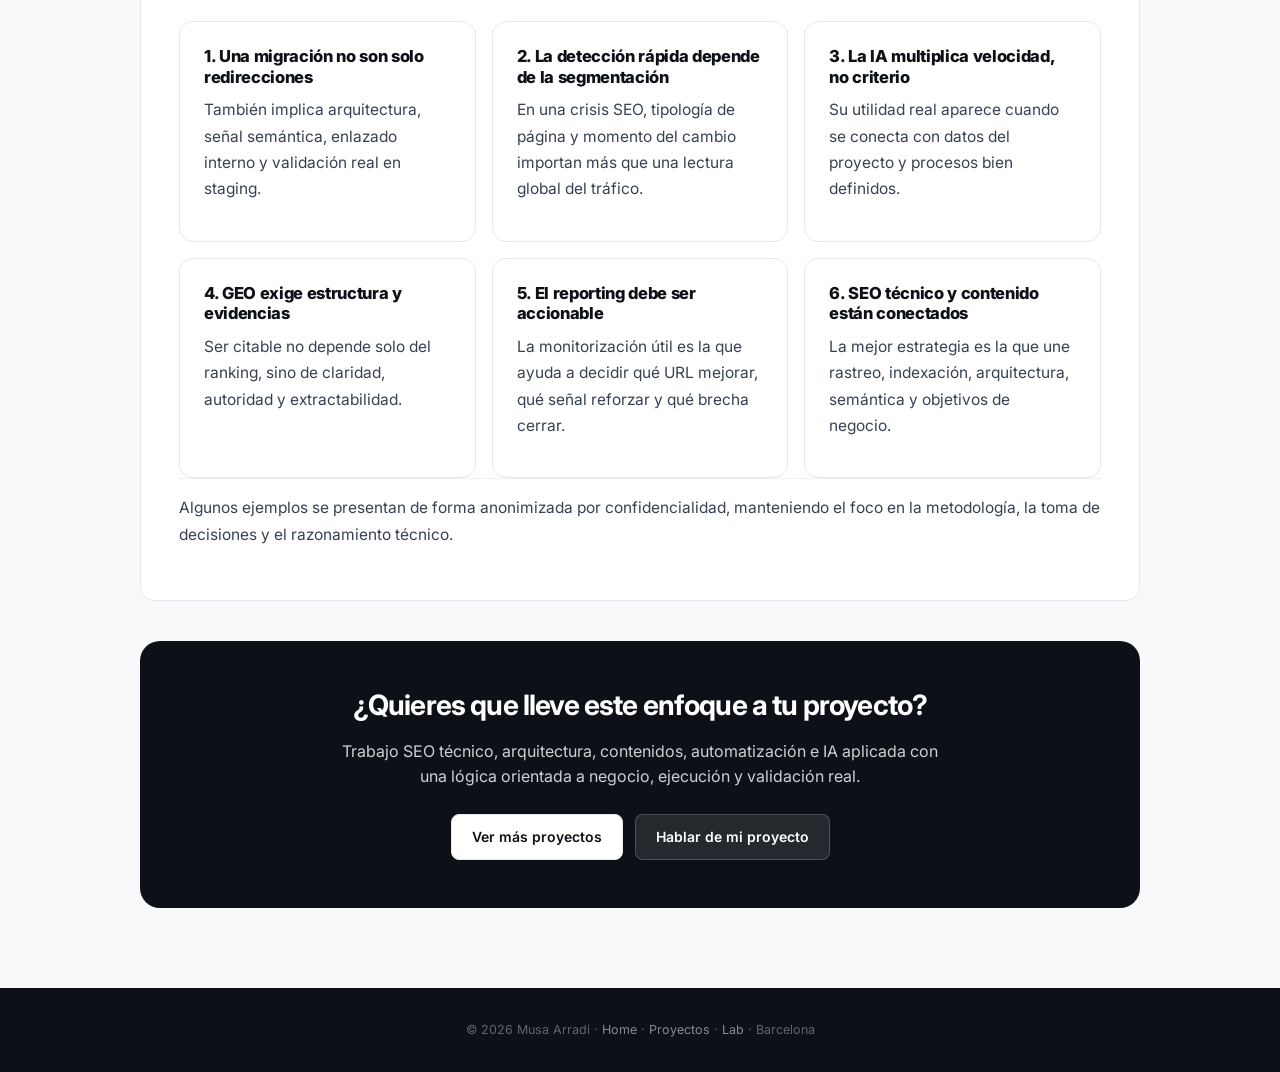
<file: proyecto-seo-migracion-ia-geo.html>
<!DOCTYPE html>
<html lang="es">
<head>
  <meta charset="UTF-8" />
  <meta name="viewport" content="width=device-width, initial-scale=1.0" />
  <title>Caso práctico SEO: migración, crisis técnica e IA aplicada | Musa Arradi</title>
  <meta name="description" content="Proyecto SEO técnico en portfolio: migración WooCommerce a Shopify, gestión de crisis SEO, IA aplicada y adaptación a GEO y AI Overviews." />
  <link rel="canonical" href="https://portfolio-musa-phi.vercel.app/proyecto-seo-migracion-ia-geo.html" />

  <meta property="og:type" content="article" />
  <meta property="og:title" content="Caso práctico SEO: migración, crisis técnica e IA aplicada | Musa Arradi" />
  <meta property="og:description" content="Migración SEO, gestión de crisis técnica, IA aplicada y adaptación a GEO en un caso práctico de portfolio." />
  <meta property="og:url" content="https://portfolio-musa-phi.vercel.app/proyecto-seo-migracion-ia-geo.html" />

  <link rel="preconnect" href="https://fonts.googleapis.com" />
  <link rel="preconnect" href="https://fonts.gstatic.com" crossorigin />
  <link href="https://fonts.googleapis.com/css2?family=Inter:wght@300;400;500;600;700;800&display=swap" rel="stylesheet" />
  <link rel="stylesheet" href="styles.css" />
  <link rel="icon" href="favicon.svg" type="image/svg+xml" />
  <link rel="icon" href="favicon.png" type="image/png" />
  <link rel="apple-touch-icon" href="apple-touch-icon.png" />
  <meta name="theme-color" content="#0f172a" />

  <!-- Google tag (gtag.js) -->
  <script async src="https://www.googletagmanager.com/gtag/js?id=G-R9F8MZWG87"></script>
  <script>
    window.dataLayer = window.dataLayer || [];
    function gtag(){dataLayer.push(arguments);}
    gtag('js', new Date());
    gtag('config', 'G-R9F8MZWG87');
  </script>

  <style>
    /* Specific case page styles */
    .case-page {
      width: min(1000px, calc(100% - 40px));
      margin: 120px auto 80px; /* offset for nav */
      padding: 0;
    }

    .case-breadcrumbs {
      font-size: 13.5px;
      color: var(--muted);
      margin-bottom: 28px;
    }
    .case-breadcrumbs a {
      color: var(--muted);
      text-decoration: none;
    }
    .case-breadcrumbs a:hover {
      color: var(--ink);
    }

    .case-hero {
      background: linear-gradient(180deg, var(--surface) 0%, #f8fbff 100%);
      border: 1px solid var(--border);
      border-radius: var(--r-md);
      padding: 42px;
      box-shadow: var(--shadow-sm);
      margin-bottom: 28px;
    }

    .case-kicker {
      display: inline-flex;
      align-items: center;
      gap: 8px;
      padding: 8px 14px;
      border-radius: 999px;
      background: var(--accent-soft);
      color: var(--accent-dark);
      font-size: 13px;
      font-weight: 600;
      margin-bottom: 18px;
    }

    .case-hero h1 {
      margin: 0 0 16px;
      font-size: clamp(30px, 4vw, 42px);
      line-height: 1.1;
      color: var(--ink);
      font-weight: 800;
      letter-spacing: -0.03em;
    }

    .case-hero p {
      margin: 0;
      font-size: 16.5px;
      color: var(--muted);
      max-width: 780px;
    }

    .case-badges,
    .case-stack {
      display: flex;
      flex-wrap: wrap;
      gap: 10px;
      margin-top: 22px;
    }

    .case-summary-grid {
      display: grid;
      grid-template-columns: 1.4fr 0.9fr;
      gap: 20px;
      margin: 28px 0 34px;
    }

    .case-card {
      background: var(--surface);
      border: 1px solid var(--border);
      border-radius: var(--r-md);
      padding: 32px;
      box-shadow: var(--shadow-sm);
    }

    .case-card h2,
    .case-card h3,
    .case-section-box h2,
    .case-section-box h3 {
      margin: 0 0 14px;
      color: var(--ink);
      line-height: 1.25;
      font-weight: 800;
      letter-spacing: -0.02em;
    }
    
    .case-card h2, .case-section-box h2 {
      font-size: 24px;
    }

    .case-card p,
    .case-section-box p {
      margin: 0 0 14px;
      color: var(--ink-2);
      font-size: 15.5px;
      line-height: 1.7;
    }

    .case-list {
      margin: 0 0 16px;
      padding-left: 20px;
    }

    .case-list li {
      margin-bottom: 8px;
      color: var(--ink-2);
      font-size: 14.5px;
    }

    .case-section-box {
      background: var(--surface);
      border: 1px solid var(--border);
      border-radius: var(--r-md);
      padding: 38px;
      margin-bottom: 24px;
    }

    .case-section-header {
      display: flex;
      flex-wrap: wrap;
      gap: 12px;
      justify-content: space-between;
      align-items: baseline;
      margin-bottom: 24px;
    }

    .case-section-label {
      font-size: 12px;
      font-weight: 700;
      color: var(--accent);
      letter-spacing: 0.1em;
      text-transform: uppercase;
    }

    .case-highlight {
      border-left: 4px solid var(--accent);
      background: var(--accent-soft);
      padding: 18px 24px;
      border-radius: 10px;
      margin: 24px 0;
      color: var(--ink-2);
      font-size: 15.5px;
      line-height: 1.6;
    }

    .case-two-cols {
      display: grid;
      grid-template-columns: 1fr 1fr;
      gap: 18px;
      margin-top: 24px;
      margin-bottom: 16px;
    }

    .case-mini-card {
      border: 1px solid var(--border-soft);
      border-radius: var(--r-md);
      padding: 24px;
      background: var(--bg);
    }
    .case-mini-card h3 {
      font-size: 18px;
      margin-bottom: 12px;
    }

    .mapping-table {
      width: 100%;
      border-collapse: collapse;
      margin-top: 24px;
      margin-bottom: 24px;
      overflow: hidden;
      border-radius: 12px;
      border: 1px solid var(--border);
      background: var(--surface);
    }

    .mapping-table th,
    .mapping-table td {
      padding: 14px 18px;
      text-align: left;
      border-bottom: 1px solid var(--border);
      vertical-align: top;
      font-size: 14.5px;
      color: var(--ink-2);
    }

    .mapping-table th {
      background: var(--bg);
      color: var(--ink);
      font-weight: 700;
    }

    .mapping-table tr:last-child td {
      border-bottom: 0;
    }

    .tools-grid,
    .insights-grid {
      display: grid;
      grid-template-columns: repeat(3, 1fr);
      gap: 16px;
      margin-top: 24px;
    }

    .tool-card,
    .insight-card {
      border: 1px solid var(--border);
      border-radius: var(--r-md);
      padding: 24px;
      background: var(--surface);
    }

    .tool-card h3,
    .insight-card h3 {
      margin-bottom: 10px;
      font-size: 16.5px;
    }

    .cta-box {
      margin-top: 40px;
      background: var(--ink);
      color: #fff;
      border-radius: var(--r-lg);
      padding: 48px;
      text-align: center;
    }

    .cta-box h2 {
      color: #fff;
      font-size: 28px;
      margin-bottom: 16px;
      letter-spacing: -0.03em;
      line-height: 1.2;
    }
    .cta-box p {
      color: rgba(255,255,255,0.8);
      font-size: 16px;
      max-width: 600px;
      margin: 0 auto 24px;
    }

    .cta-actions {
      display: flex;
      flex-wrap: wrap;
      gap: 12px;
      justify-content: center;
    }

    .case-footer-note {
      margin-top: 24px;
      font-size: 14px;
      color: var(--muted);
      border-top: 1px solid var(--border-soft);
      padding-top: 16px;
    }

    @media (max-width: 960px) {
      .case-summary-grid,
      .case-two-cols,
      .tools-grid,
      .insights-grid {
        grid-template-columns: 1fr;
      }

      .case-hero,
      .case-section-box,
      .case-card,
      .cta-box {
        padding: 24px;
      }

      .mapping-table {
        display: block;
        overflow-x: auto;
      }
    }
  </style>

  <script type="application/ld+json">
  {
    "@context": "https://schema.org",
    "@type": "CreativeWork",
    "name": "Caso práctico SEO: migración, crisis técnica e IA aplicada",
    "author": {
      "@type": "Person",
      "name": "Musa Arradi"
    },
    "inLanguage": "es",
    "url": "https://portfolio-musa-phi.vercel.app/proyecto-seo-migracion-ia-geo.html",
    "description": "Caso práctico de portfolio sobre migración SEO, crisis técnica, IA aplicada y adaptación a GEO."
  }
  </script>
</head>
<body>
  <!-- Navigation -->
  <nav class="nav" id="navbar">
    <div class="nav-inner">
      <a href="index.html" class="nav-logo">Musa Arradi <span>SEO & AI Search</span></a>
      <ul class="nav-links" id="navLinks">
        <li><a href="index.html#experience">Experiencia</a></li>
        <li><a href="projects.html" class="active">Proyectos</a></li>
        <li><a href="blog.html">Lab</a></li>
        <li class="nav-cta"><a href="index.html#contact">Contacto</a></li>
      </ul>
      <button class="hamburger" id="hamburger" aria-label="Abrir menú">
        <span></span><span></span><span></span>
      </button>
    </div>
  </nav>

  <main class="case-page">
    <nav class="case-breadcrumbs" aria-label="Breadcrumb">
      <a href="index.html">Inicio</a> / <a href="projects.html">Proyectos</a> / Caso práctico SEO
    </nav>

    <header class="case-hero fi">
      <span class="case-kicker">Proyecto de portfolio · SEO técnico y estratégico</span>
      <h1>Caso práctico SEO: migración, crisis técnica e IA aplicada</h1>
      <p>
        Proyecto presentado como case study profesional para mostrar metodología, capacidad analítica y ejecución
        en cuatro áreas clave: migración SEO, gestión de incidencias técnicas, IA aplicada a procesos SEO y adaptación
        de estrategia a GEO y entornos generativos.
      </p>

      <div class="case-badges">
        <span class="pill"><span class="pill-dot"></span>SEO técnico</span>
        <span class="pill"><span class="pill-dot"></span>Migraciones</span>
        <span class="pill"><span class="pill-dot"></span>Crisis SEO</span>
        <span class="pill"><span class="pill-dot"></span>IA aplicada</span>
        <span class="pill"><span class="pill-dot"></span>GEO</span>
        <span class="pill"><span class="pill-dot"></span>AI Overviews</span>
      </div>

      <div class="case-stack" aria-label="Herramientas principales">
        <span class="tech-pill">Screaming Frog</span>
        <span class="tech-pill">Google Search Console</span>
        <span class="tech-pill">GA4</span>
        <span class="tech-pill">OpenAI API</span>
        <span class="tech-pill">Antigravity</span>
        <span class="tech-pill">Cloud Code</span>
        <span class="tech-pill">LLM Pulse</span>
      </div>
    </header>

    <section class="case-summary-grid fi" data-delay="1">
      <article class="case-card">
        <h2>Contexto del proyecto</h2>
        <p>
          Este caso reúne cuatro situaciones de trabajo frecuentes en SEO real: una migración de eCommerce,
          una caída de tráfico tras un deploy técnico, el uso operativo de inteligencia artificial en workflows SEO
          y la evolución de la estrategia hacia GEO y visibilidad en respuestas generativas.
        </p>
        <p>
          El objetivo no es presentar una prueba académica, sino mostrar cómo estructuro el análisis, priorizo riesgos,
          coordino con equipos técnicos y valido cada decisión con datos reales.
        </p>
      </article>

      <aside class="case-card">
        <h2>Áreas cubiertas</h2>
        <ul class="case-list">
          <li>Migración SEO de WooCommerce a Shopify</li>
          <li>Diagnóstico y resolución de crisis técnica</li>
          <li>IA aplicada a análisis, clustering y reporting SEO</li>
          <li>Adaptación de contenidos y monitorización GEO</li>
        </ul>
      </aside>
    </section>

    <section class="case-section-box fi" id="reto">
      <div class="case-section-header">
        <h2>Reto</h2>
        <span class="case-section-label">Visión global</span>
      </div>
      <p>
        El reto principal consistía en demostrar criterio técnico y capacidad de ejecución en escenarios con impacto real:
        una migración con riesgo de pérdida de visibilidad, una incidencia SEO tras despliegue, el uso eficiente de IA
        en tareas operativas y la adaptación del SEO clásico a contextos como Google AI Overviews, ChatGPT, Gemini o Perplexity.
      </p>
      <div class="case-highlight">
        <strong>Enfoque aplicado:</strong> inventario de URLs, mapping, validación en staging, control de indexación,
        redirecciones, análisis de plantillas, clustering semántico, workflows con IA y monitorización de visibilidad
        generativa con foco en citabilidad, estructura y autoridad.
      </div>
    </section>

    <section class="case-section-box fi" id="migracion">
      <div class="case-section-header">
        <h2>Migración SEO</h2>
        <span class="case-section-label">WooCommerce → Shopify</span>
      </div>

      <p>
        La migración más relevante que he gestionado ha sido la de un eCommerce en WordPress + WooCommerce hacia Shopify,
        con un volumen aproximado de 1.200 URLs indexables entre fichas de producto, categorías, contenidos de blog
        y páginas informativas.
      </p>

      <div class="case-two-cols">
        <div class="case-mini-card">
          <h3>Antes del lanzamiento</h3>
          <ul class="case-list">
            <li>Inventario completo de URLs con valor SEO y de negocio.</li>
            <li>Crawling con Screaming Frog + datos de Search Console y analítica.</li>
            <li>Clasificación por tipología: producto, categoría, contenido editorial y páginas corporativas.</li>
            <li>Priorización por tráfico, visibilidad e impacto comercial.</li>
          </ul>
        </div>
        <div class="case-mini-card">
          <h3>Validación previa</h3>
          <ul class="case-list">
            <li>Paridad SEO en staging frente al entorno original.</li>
            <li>Revisión de titles, H1, metadatos, canonicals y contenido principal.</li>
            <li>Control de breadcrumbs, enlazado interno, sitemap y directivas de indexación.</li>
            <li>Verificación de plantillas críticas antes del go-live.</li>
          </ul>
        </div>
      </div>

      <p>
        Una de las claves del proyecto fue el <strong>mapping URL antigua → URL nueva</strong>. En un cambio de
        WooCommerce a Shopify, la estructura de colecciones y productos obliga a revisar con detalle la equivalencia
        entre URLs, evitando redirecciones genéricas y preservando intención de búsqueda, relevancia semántica
        y valor comercial.
      </p>

      <table class="mapping-table" aria-label="Ejemplo resumido de mapping SEO">
        <thead>
          <tr>
            <th>URL antigua</th>
            <th>URL nueva</th>
            <th>Tipo</th>
            <th>Acción</th>
            <th>Motivo SEO</th>
          </tr>
        </thead>
        <tbody>
          <tr>
            <td>/categoria-antigua/ejemplo-a</td>
            <td>/collections/ejemplo-a</td>
            <td>Categoría</td>
            <td>301</td>
            <td>Equivalencia directa</td>
          </tr>
          <tr>
            <td>/producto-antiguo/ejemplo-b</td>
            <td>/products/ejemplo-b</td>
            <td>Producto</td>
            <td>301</td>
            <td>Mantiene la intención de búsqueda</td>
          </tr>
          <tr>
            <td>/blog/guia-antigua</td>
            <td>/blogs/blog/guia-nueva</td>
            <td>Contenido</td>
            <td>301</td>
            <td>Preserva valor informacional</td>
          </tr>
          <tr>
            <td>/producto-descatalogado-x</td>
            <td>/collections/categoria-relacionada</td>
            <td>Producto</td>
            <td>301</td>
            <td>Sin equivalencia 1:1, se prioriza destino semántico próximo</td>
          </tr>
        </tbody>
      </table>

      <div class="case-highlight">
        <strong>Cambio de dominio y consolidación de señales:</strong> cuando la migración implicaba también ajustes de
        dominio o naming, reforzaba la validación de redirecciones, cadenas y destino final, además de revisar menciones,
        backlinks y referencias externas para consolidar la nueva señal de marca y autoridad.
      </div>

      <div class="case-two-cols">
        <div class="case-mini-card">
          <h3>Durante la migración</h3>
          <ul class="case-list">
            <li>Implementación y validación de redirecciones 301.</li>
            <li>Control de status codes, 404 y cadenas de redirección.</li>
            <li>Revisión del enlazado interno para evitar dependencia de redirects.</li>
            <li>Verificación de metadatos y elementos SEO en plantillas finales.</li>
          </ul>
        </div>
        <div class="case-mini-card">
          <h3>Después del go-live</h3>
          <ul class="case-list">
            <li>Monitorización intensiva en Search Console.</li>
            <li>Seguimiento de cobertura, indexación, clics e impresiones.</li>
            <li>Detección de desviaciones por tipología de página.</li>
            <li>Ajustes rápidos en mapping, enlazado y on-page.</li>
          </ul>
        </div>
      </div>

      <p>
        Uno de los imprevistos técnicos apareció al comprobar que parte de la estructura prevista para algunas categorías
        y fichas no se estaba trasladando exactamente como se había definido en el mapping inicial, ya fuera por cambios
        de slug, comportamiento del theme o discrepancias entre catálogo y configuración. La gestión con IT se centró
        en detectar el patrón, revisar la causa raíz y recalcular el mapping priorizando las URLs con mayor impacto SEO
        y comercial.
      </p>
    </section>

    <section class="case-section-box fi" id="crisis-seo">
      <div class="case-section-header">
        <h2>Crisis SEO</h2>
        <span class="case-section-label">Caída de tráfico tras deploy técnico</span>
      </div>

      <p>
        En otro proyecto, tuve que gestionar una caída súbita del tráfico orgánico tras un despliegue técnico. La incidencia
        no respondía a un update de Google ni a un cambio de demanda, sino a una configuración incorrecta que estaba afectando
        la indexabilidad y la consolidación de determinadas URLs estratégicas.
      </p>

      <div class="case-two-cols">
        <div class="case-mini-card">
          <h3>Cómo se detectó</h3>
          <ul class="case-list">
            <li>Caída anómala de clics orgánicos en Search Console.</li>
            <li>Reducción de sesiones orgánicas en GA4 en landings estables.</li>
            <li>Impacto concentrado en categorías principales y landings informativas.</li>
          </ul>
        </div>
        <div class="case-mini-card">
          <h3>Qué analicé</h3>
          <ul class="case-list">
            <li>Impresiones, clics, CTR y posición media.</li>
            <li>Cobertura, exclusiones y estado de indexación.</li>
            <li>Crawling de canonicals, meta robots, status codes y templates.</li>
            <li>Comportamiento de landing pages y, cuando fue necesario, logs.</li>
          </ul>
        </div>
      </div>

      <p>
        El diagnóstico apuntó a una combinación de <strong>canonicals incorrectos y reglas de indexación del template</strong>,
        que estaban enviando señales contradictorias a Google. La resolución pasó por documentar el patrón, coordinar la
        corrección con el equipo técnico sobre la raíz del problema y relanzar una validación completa para asegurar que
        las páginas clave recuperaban una configuración indexable y consistente.
      </p>

      <div class="case-highlight">
        <strong>Aprendizaje:</strong> en una caída SEO, el valor no está en tocar rápidamente muchas cosas, sino en segmentar
        por tipología de página, acotar el momento del cambio y diferenciar entre problema de indexación, rastreo, plantilla
        o relevancia.
      </div>
    </section>

    <section class="case-section-box fi" id="ia-seo">
      <div class="case-section-header">
        <h2>IA en SEO / GEO</h2>
        <span class="case-section-label">Automatización con criterio</span>
      </div>

      <p>
        En mi día a día utilizo la inteligencia artificial como una capa de aceleración y soporte para la toma de decisiones SEO,
        no como un sustituto del criterio profesional. Su valor real está en detectar patrones, estructurar información compleja,
        acelerar la documentación operativa y generar hipótesis de trabajo más rápido.
      </p>

      <div class="case-two-cols">
        <div class="case-mini-card">
          <h3>Procesos donde aporta más valor</h3>
          <ul class="case-list">
            <li>Análisis semántico y clustering de keywords.</li>
            <li>Clasificación de URLs y detección de canibalización.</li>
            <li>Propuestas de enlazado interno y estructuras de contenido.</li>
            <li>Briefs, síntesis de crawls y documentación operativa.</li>
          </ul>
        </div>
        <div class="case-mini-card">
          <h3>Stack de trabajo</h3>
          <ul class="case-list">
            <li>Antigravity como capa de orquestación.</li>
            <li>Screaming Frog + Search Console para priorizar por URL.</li>
            <li>Screaming Frog + OpenAI API para clasificar y detectar patrones.</li>
            <li>Cloud Code como apoyo operativo y técnico.</li>
          </ul>
        </div>
      </div>

      <p>
        Cuando trabajo arquitectura de contenidos o planificación editorial, la IA me ayuda a agrupar consultas por intención,
        detectar subtemas, identificar preguntas recurrentes y convertir grandes volúmenes de datos en una base accionable
        mucho más rápido que con un enfoque completamente manual.
      </p>

      <div class="case-highlight">
        <strong>Control de calidad:</strong> cualquier output generado con IA lo valido contra Search Console, crawling,
        SERP real, arquitectura existente del proyecto y objetivos de negocio. La IA acelera; la validación y la responsabilidad
        final siguen siendo humanas.
      </div>
    </section>

    <section class="case-section-box fi" id="geo">
      <div class="case-section-header">
        <h2>Adaptación SEO a GEO</h2>
        <span class="case-section-label">AI Overviews y respuestas generativas</span>
      </div>

      <p>
        La adaptación a GEO no la planteo como una disciplina separada, sino como una evolución del SEO hacia contenidos más
        interpretables, citables y verificables por sistemas generativos.
      </p>

      <div class="case-two-cols">
        <div class="case-mini-card">
          <h3>Cambios aplicados en contenidos</h3>
          <ul class="case-list">
            <li>Definiciones más precisas y bloques resumen.</li>
            <li>FAQs útiles con valor real y mejor extractabilidad.</li>
            <li>Tablas comparativas cuando ayudan a sintetizar información.</li>
            <li>Mejor delimitación de entidades y estructura semántica.</li>
          </ul>
        </div>
        <div class="case-mini-card">
          <h3>Monitorización GEO</h3>
          <ul class="case-list">
            <li>Priorización con Screaming Frog + API de Search Console.</li>
            <li>Clasificación y detección de patrones con OpenAI API.</li>
            <li>Reporting de visibilidad, menciones y fuentes con herramientas tipo LLM Pulse.</li>
            <li>Validación final con datos reales y criterio SEO.</li>
          </ul>
        </div>
      </div>

      <p>
        En workflows más amplios utilizo Antigravity para conectar análisis, documentación y ejecución SEO, y herramientas como
        Cloud Code para acelerar la parte operativa. Para reporting GEO, recurro a soluciones específicas de seguimiento de
        menciones, citas, fuentes y presencia relativa frente a competidores en entornos como ChatGPT, Gemini, Perplexity o
        Google AI Overviews.
      </p>

      <div class="case-highlight">
        <strong>Criterio final:</strong> la utilidad real del reporting GEO está en detectar dónde una marca o una URL tiene más
        opciones de ser citada, qué contenidos necesitan más claridad o evidencias y en qué prompts existe una brecha de
        visibilidad frente a la competencia.
      </div>
    </section>

    <section class="case-section-box fi" id="herramientas">
      <div class="case-section-header">
        <h2>Herramientas</h2>
        <span class="case-section-label">Stack operativo</span>
      </div>

      <div class="tools-grid">
        <article class="tool-card">
          <h3>Screaming Frog</h3>
          <p>Crawling técnico, validación de status codes, canonicals, templates y cruces con APIs.</p>
        </article>
        <article class="tool-card">
          <h3>Google Search Console</h3>
          <p>Rendimiento por URL, cobertura, indexación, CTR, posición e inspección.</p>
        </article>
        <article class="tool-card">
          <h3>GA4</h3>
          <p>Contraste de impacto de negocio en landings, sesiones y comportamiento orgánico.</p>
        </article>
        <article class="tool-card">
          <h3>OpenAI API</h3>
          <p>Clasificación, análisis semántico, detección de patrones y apoyo a workflows de crawling.</p>
        </article>
        <article class="tool-card">
          <h3>Antigravity</h3>
          <p>Orquestación de procesos, documentación, ejecución y aceleración operativa en SEO.</p>
        </article>
        <article class="tool-card">
          <h3>Cloud Code</h3>
          <p>Soporte técnico y operativo para automatizaciones, documentación y reporting.</p>
        </article>
        <article class="tool-card">
          <h3>Ahrefs</h3>
          <p>Revisión de backlinks, menciones y consolidación de señales cuando hay cambios de dominio o naming.</p>
        </article>
        <article class="tool-card">
          <h3>LLM Pulse</h3>
          <p>Seguimiento de visibilidad, citas, fuentes y presencia relativa en entornos LLM.</p>
        </article>
      </div>
    </section>

    <section class="case-section-box fi" id="aprendizajes">
      <div class="case-section-header">
        <h2>Aprendizajes clave</h2>
        <span class="case-section-label">Síntesis del proyecto</span>
      </div>

      <div class="insights-grid">
        <article class="insight-card">
          <h3>1. Una migración no son solo redirecciones</h3>
          <p>También implica arquitectura, señal semántica, enlazado interno y validación real en staging.</p>
        </article>
        <article class="insight-card">
          <h3>2. La detección rápida depende de la segmentación</h3>
          <p>En una crisis SEO, tipología de página y momento del cambio importan más que una lectura global del tráfico.</p>
        </article>
        <article class="insight-card">
          <h3>3. La IA multiplica velocidad, no criterio</h3>
          <p>Su utilidad real aparece cuando se conecta con datos del proyecto y procesos bien definidos.</p>
        </article>
        <article class="insight-card">
          <h3>4. GEO exige estructura y evidencias</h3>
          <p>Ser citable no depende solo del ranking, sino de claridad, autoridad y extractabilidad.</p>
        </article>
        <article class="insight-card">
          <h3>5. El reporting debe ser accionable</h3>
          <p>La monitorización útil es la que ayuda a decidir qué URL mejorar, qué señal reforzar y qué brecha cerrar.</p>
        </article>
        <article class="insight-card">
          <h3>6. SEO técnico y contenido están conectados</h3>
          <p>La mejor estrategia es la que une rastreo, indexación, arquitectura, semántica y objetivos de negocio.</p>
        </article>
      </div>

      <p class="case-footer-note">
        Algunos ejemplos se presentan de forma anonimizada por confidencialidad, manteniendo el foco en la metodología,
        la toma de decisiones y el razonamiento técnico.
      </p>
    </section>

    <section class="cta-box fi">
      <h2>¿Quieres que lleve este enfoque a tu proyecto?</h2>
      <p>
        Trabajo SEO técnico, arquitectura, contenidos, automatización e IA aplicada con una lógica orientada a negocio,
        ejecución y validación real.
      </p>
      <div class="cta-actions">
        <a class="btn btn-secondary" href="projects.html" style="color:var(--ink);">Ver más proyectos</a>
        <a class="btn btn-light" href="index.html#contact">Hablar de mi proyecto</a>
      </div>
    </section>
  </main>

  <footer class="site-footer">
    <p>© 2026 Musa Arradi · <a href="index.html">Home</a> · <a href="projects.html">Proyectos</a> · <a href="blog.html">Lab</a> · Barcelona</p>
  </footer>

  <script>
    const nav = document.getElementById('navbar');
    window.addEventListener('scroll', () => nav.classList.toggle('scrolled', window.scrollY > 10), { passive: true });

    const ham = document.getElementById('hamburger');
    const links = document.getElementById('navLinks');
    ham.addEventListener('click', () => links.classList.toggle('open'));
    links.querySelectorAll('a').forEach(a => a.addEventListener('click', () => links.classList.remove('open')));

    const obs = new IntersectionObserver(entries => {
      entries.forEach(e => { if (e.isIntersecting) { e.target.classList.add('visible'); obs.unobserve(e.target); } });
    }, { threshold: 0.08 });
    document.querySelectorAll('.fi').forEach(el => obs.observe(el));
  </script>
</body>
</html>
</file>
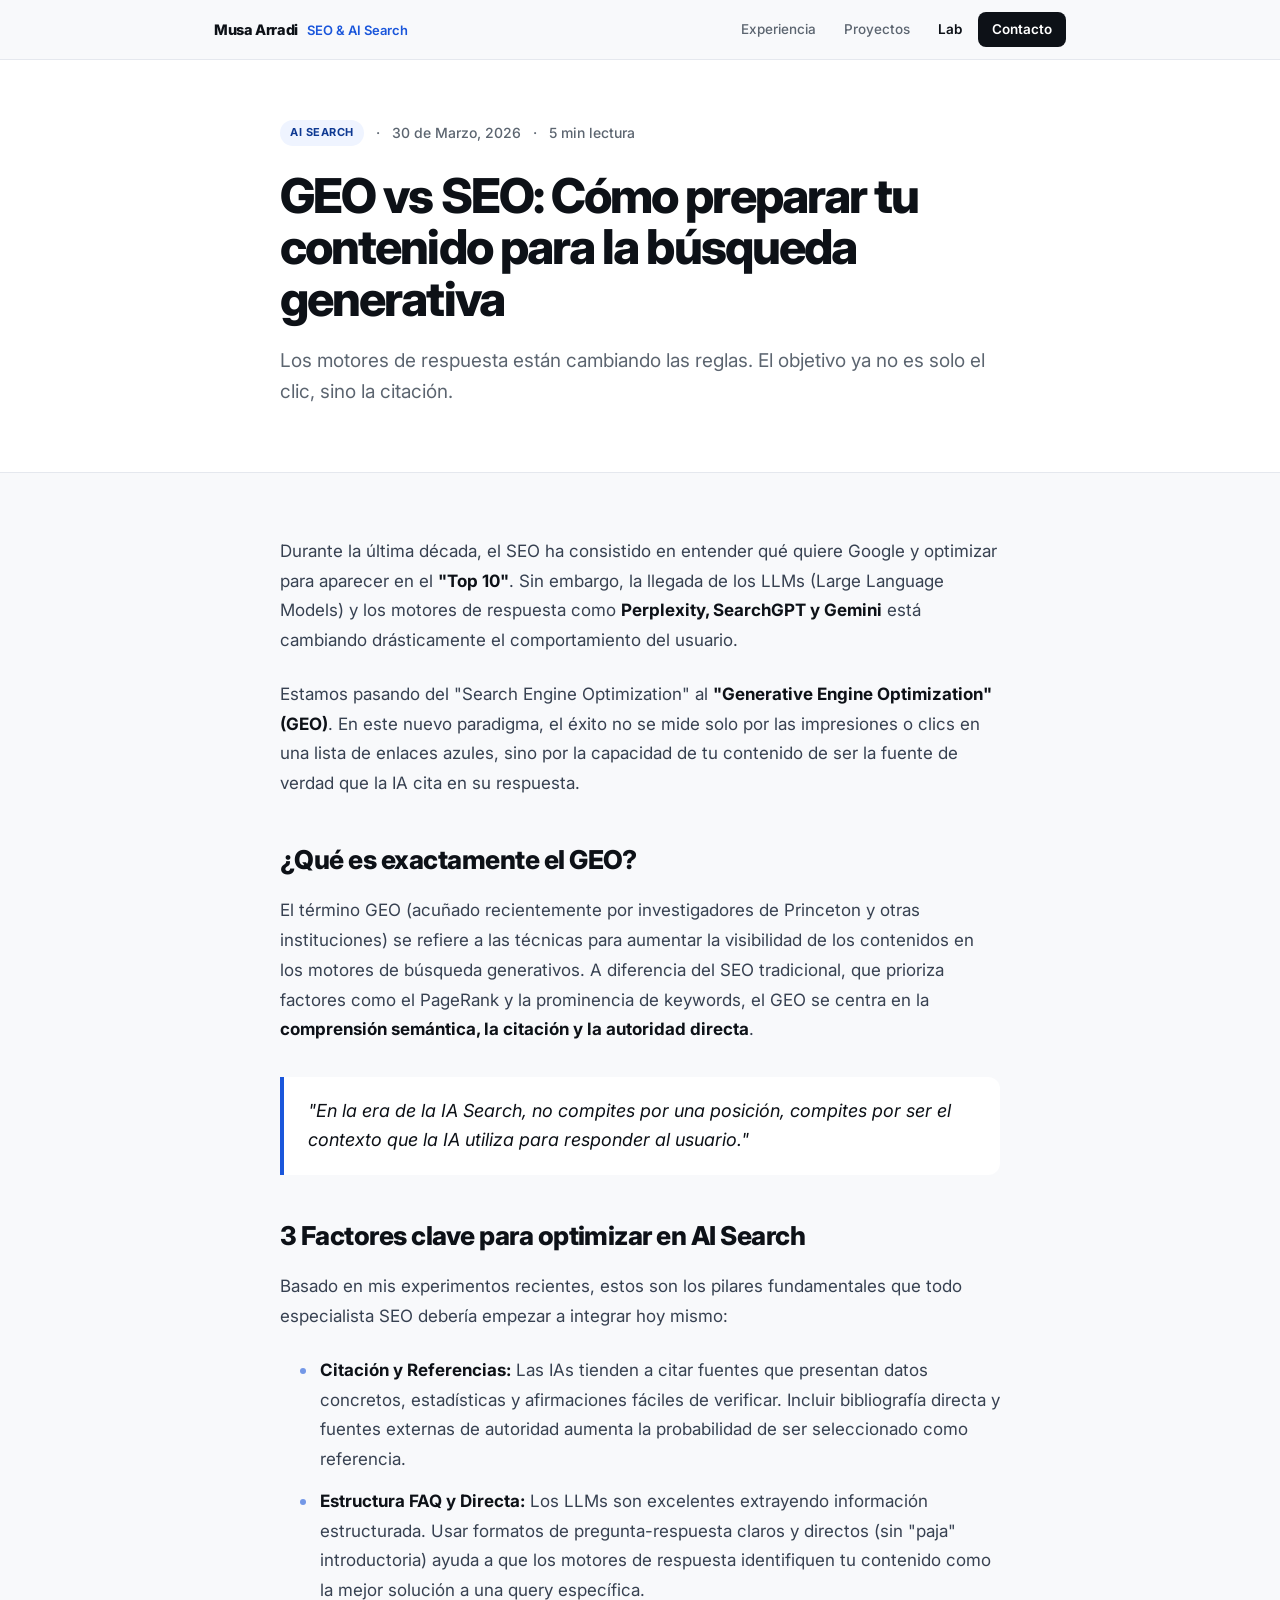
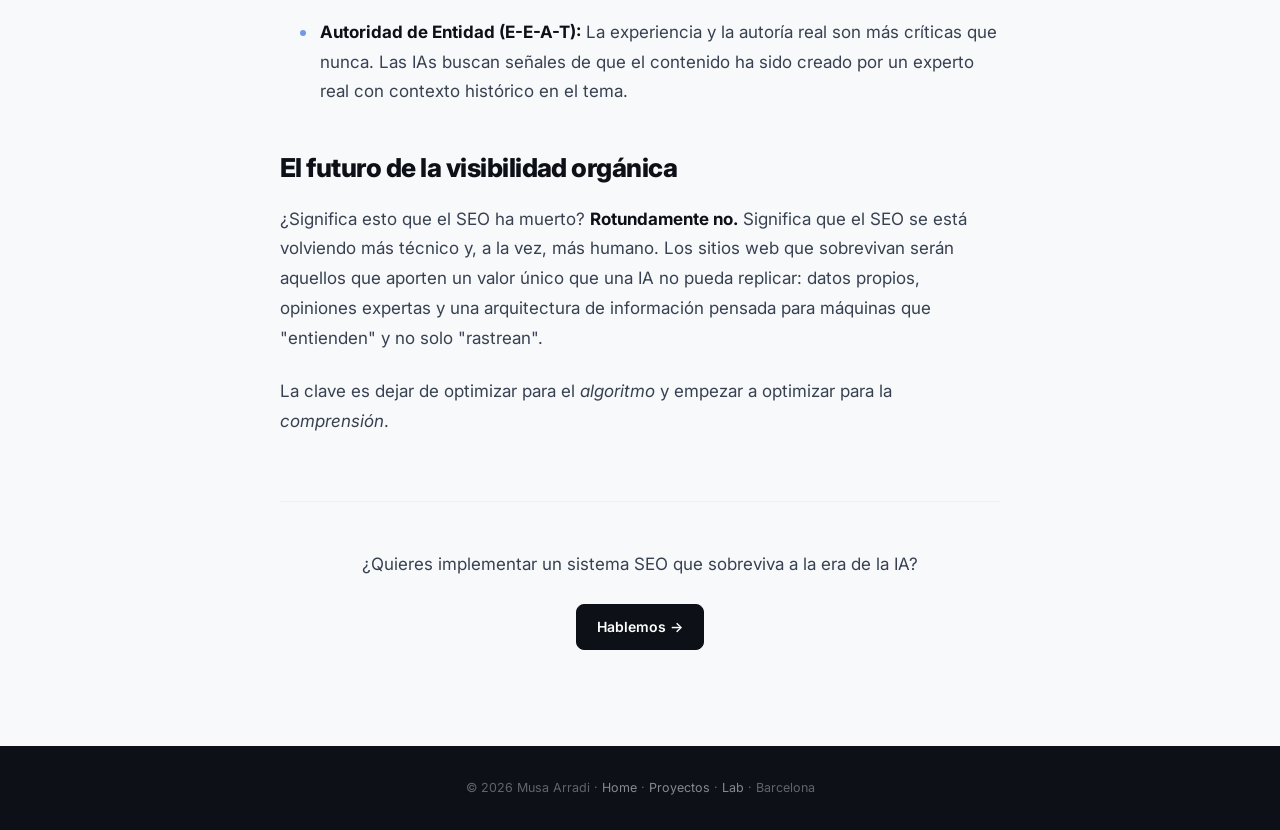
<file: blog/geo-vs-seo-especialista-seo.html>
<!DOCTYPE html>
<html lang="es">
<head>
  <meta charset="UTF-8" />
  <meta name="viewport" content="width=device-width, initial-scale=1.0" />
  <title>GEO vs SEO: Cómo preparar tu contenido para la AI Search — Musa Arradi</title>
  <meta name="description" content="Análisis de Generative Engine Optimization (GEO) y cómo adaptar las estrategias SEO tradicionales para motores de respuesta como ChatGPT o Perplexity." />
  <link rel="preconnect" href="https://fonts.googleapis.com" />
  <link rel="preconnect" href="https://fonts.gstatic.com" crossorigin />
  <link href="https://fonts.googleapis.com/css2?family=Inter:wght@300;400;500;600;700;800&display=swap" rel="stylesheet" />
  <link rel="stylesheet" href="../styles.css" />
  <link rel="icon" href="../favicon.svg" type="image/svg+xml" />
  <link rel="icon" href="../favicon.png" type="image/png" />
  <link rel="apple-touch-icon" href="../apple-touch-icon.png" />
  <meta name="theme-color" content="#0f172a" />
  
  <meta property="og:title" content="GEO vs SEO: Cómo preparar tu contenido para la AI Search — Musa Arradi" />
  <meta property="og:description" content="El auge de los motores de respuesta (ChatGPT, Perplexity) está redefiniendo el SEO tradicional. Aprende qué es el GEO y cómo prepararte." />
  <meta property="og:type" content="article" />
  <meta property="og:url" content="https://portfolio-musa-phi.vercel.app/blog/geo-vs-seo-especialista-seo.html" />
  <meta property="og:image" content="https://portfolio-musa-phi.vercel.app/profile.webp" />
  <meta name="twitter:card" content="summary_large_image" />

  <style>
    .article-content { padding: 64px 0 96px; }
    .post-container { max-width: 720px; margin: 0 auto; }
    .post-meta { display: flex; align-items: center; gap: 12px; margin-bottom: 24px; color: var(--muted); font-size: 14px; font-weight: 500; }
    .post-cat { background: var(--accent-soft); color: var(--accent-dark); padding: 4px 10px; border-radius: 99px; font-size: 11px; font-weight: 700; text-transform: uppercase; letter-spacing: 0.05em; }
    
    .post-body h2 { font-size: 26px; font-weight: 800; color: var(--ink); margin: 40px 0 16px; letter-spacing: -0.02em; }
    .post-body p { font-size: 17px; line-height: 1.75; color: var(--ink-2); margin-bottom: 24px; }
    .post-body strong { color: var(--ink); }
    .post-body ul { margin-bottom: 24px; padding-left: 20px; }
    .post-body li { font-size: 17px; line-height: 1.75; color: var(--ink-2); margin-bottom: 12px; position: relative; list-style: none; padding-left: 20px; }
    .post-body li::before { content: ''; position: absolute; left: 0; top: 12px; width: 6px; height: 6px; background: var(--accent); border-radius: 50%; opacity: 0.6; }
    
    .post-body blockquote { border-left: 4px solid var(--accent); padding: 20px 24px; background: var(--surface); border-radius: 0 12px 12px 0; margin: 32px 0; font-style: italic; color: var(--ink); font-size: 18px; }
    
    .post-footer { margin-top: 64px; padding-top: 48px; border-top: 1px solid var(--border-soft); text-align: center; }
    .share-box { display: flex; justify-content: center; gap: 16px; margin-top: 24px; }
  </style>
  <!-- Google tag (gtag.js) -->
  <script async src="https://www.googletagmanager.com/gtag/js?id=G-R9F8MZWG87"></script>
  <script>
    window.dataLayer = window.dataLayer || [];
    function gtag(){dataLayer.push(arguments);}
    gtag('js', new Date());
    gtag('config', 'G-R9F8MZWG87');
  </script>
</head>
<body>

  <!-- Navigation -->
  <nav class="nav" id="navbar">
    <div class="nav-inner">
      <a href="../index.html" class="nav-logo">Musa Arradi <span>SEO & AI Search</span></a>
      <ul class="nav-links" id="navLinks">
        <li><a href="../index.html#experience">Experiencia</a></li>
        <li><a href="../projects.html">Proyectos</a></li>
        <li><a href="../blog.html" class="active">Lab</a></li>
        <li class="nav-cta"><a href="../index.html#contact">Contacto</a></li>
      </ul>
      <button class="hamburger" id="hamburger" aria-label="Abrir menú">
        <span></span><span></span><span></span>
      </button>
    </div>
  </nav>

  <!-- Page Header -->
  <div class="page-header">
    <div class="container">
      <div class="post-container">
        <div class="post-meta">
          <span class="post-cat">AI Search</span>
          <span>&middot;</span>
          <span>30 de Marzo, 2026</span>
          <span>&middot;</span>
          <span>5 min lectura</span>
        </div>
        <h1 style="font-size: clamp(32px, 6vw, 48px);">GEO vs SEO: Cómo preparar tu contenido para la búsqueda generativa</h1>
        <p style="font-size: 19px; margin-top: 20px; max-width: 100%;">Los motores de respuesta están cambiando las reglas. El objetivo ya no es solo el clic, sino la citación.</p>
      </div>
    </div>
  </div>

  <!-- MAIN CONTENT -->
  <article class="article-content">
    <div class="container">
      <div class="post-container post-body">
        
        <p>Durante la última década, el SEO ha consistido en entender qué quiere Google y optimizar para aparecer en el <strong>"Top 10"</strong>. Sin embargo, la llegada de los LLMs (Large Language Models) y los motores de respuesta como <strong>Perplexity, SearchGPT y Gemini</strong> está cambiando drásticamente el comportamiento del usuario.</p>
        
        <p>Estamos pasando del "Search Engine Optimization" al <strong>"Generative Engine Optimization" (GEO)</strong>. En este nuevo paradigma, el éxito no se mide solo por las impresiones o clics en una lista de enlaces azules, sino por la capacidad de tu contenido de ser la fuente de verdad que la IA cita en su respuesta.</p>

        <h2>¿Qué es exactamente el GEO?</h2>
        <p>El término GEO (acuñado recientemente por investigadores de Princeton y otras instituciones) se refiere a las técnicas para aumentar la visibilidad de los contenidos en los motores de búsqueda generativos. A diferencia del SEO tradicional, que prioriza factores como el PageRank y la prominencia de keywords, el GEO se centra en la <strong>comprensión semántica, la citación y la autoridad directa</strong>.</p>
        
        <blockquote>
          "En la era de la IA Search, no compites por una posición, compites por ser el contexto que la IA utiliza para responder al usuario."
        </blockquote>

        <h2>3 Factores clave para optimizar en AI Search</h2>
        
        <p>Basado en mis experimentos recientes, estos son los pilares fundamentales que todo especialista SEO debería empezar a integrar hoy mismo:</p>
        
        <ul>
          <li><strong>Citación y Referencias:</strong> Las IAs tienden a citar fuentes que presentan datos concretos, estadísticas y afirmaciones fáciles de verificar. Incluir bibliografía directa y fuentes externas de autoridad aumenta la probabilidad de ser seleccionado como referencia.</li>
          <li><strong>Estructura FAQ y Directa:</strong> Los LLMs son excelentes extrayendo información estructurada. Usar formatos de pregunta-respuesta claros y directos (sin "paja" introductoria) ayuda a que los motores de respuesta identifiquen tu contenido como la mejor solución a una query específica.</li>
          <li><strong>Autoridad de Entidad (E-E-A-T):</strong> La experiencia y la autoría real son más críticas que nunca. Las IAs buscan señales de que el contenido ha sido creado por un experto real con contexto histórico en el tema.</li>
        </ul>

        <h2>El futuro de la visibilidad orgánica</h2>
        <p>¿Significa esto que el SEO ha muerto? <strong>Rotundamente no.</strong> Significa que el SEO se está volviendo más técnico y, a la vez, más humano. Los sitios web que sobrevivan serán aquellos que aporten un valor único que una IA no pueda replicar: datos propios, opiniones expertas y una arquitectura de información pensada para máquinas que "entienden" y no solo "rastrean".</p>
        
        <p>La clave es dejar de optimizar para el <em>algoritmo</em> y empezar a optimizar para la <em>comprensión</em>.</p>

        <div class="post-footer">
          <p>¿Quieres implementar un sistema SEO que sobreviva a la era de la IA?</p>
          <div style="margin-top: 24px;">
            <a href="../index.html#contact" class="btn btn-primary">Hablemos &rarr;</a>
          </div>
        </div>

      </div>
    </div>
  </article>

  <footer class="site-footer">
    <p>&copy; 2026 Musa Arradi &middot; <a href="../index.html">Home</a> &middot; <a href="../projects.html">Proyectos</a> &middot; <a href="../blog.html">Lab</a> &middot; Barcelona</p>
  </footer>

  <script>
    const nav = document.getElementById('navbar');
    window.addEventListener('scroll', () => nav.classList.toggle('scrolled', window.scrollY > 10), { passive: true });

    const ham = document.getElementById('hamburger');
    const links = document.getElementById('navLinks');
    ham.addEventListener('click', () => links.classList.toggle('open'));
  </script>
</body>
</html>
</file>
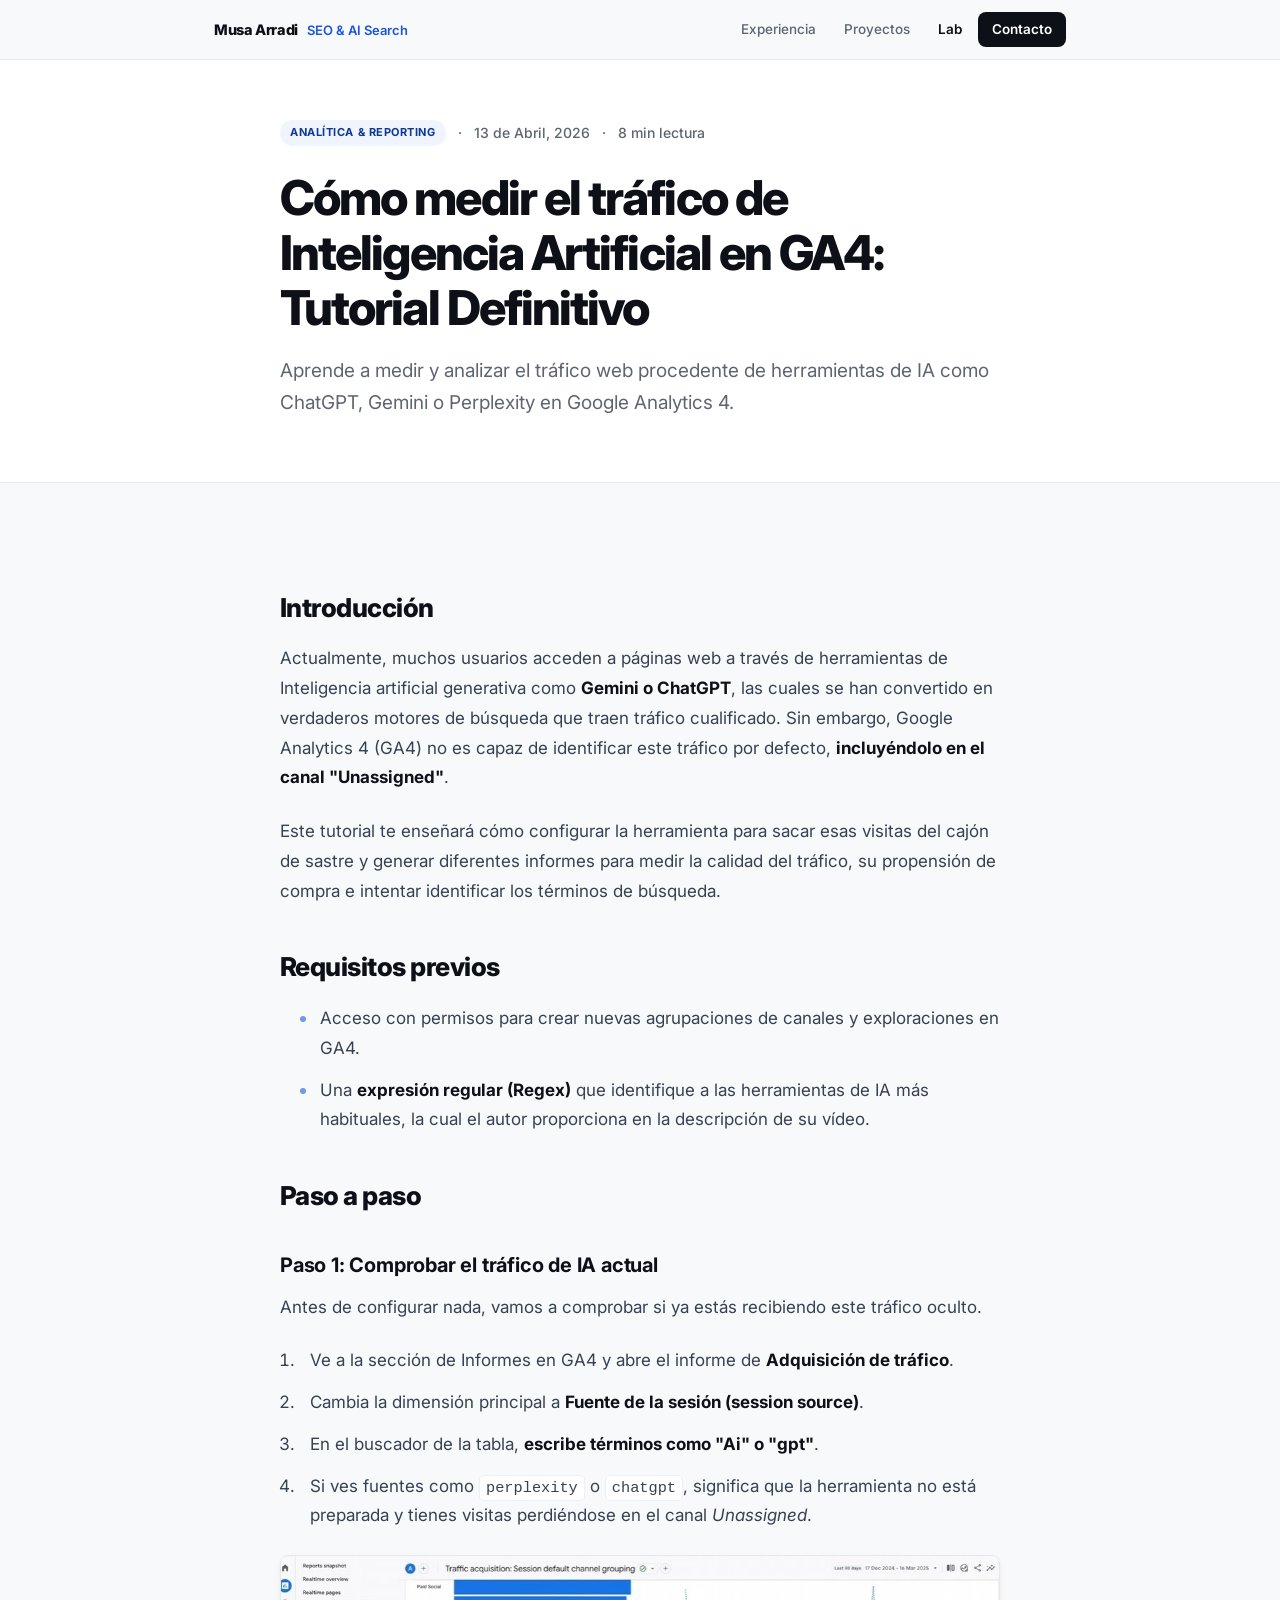
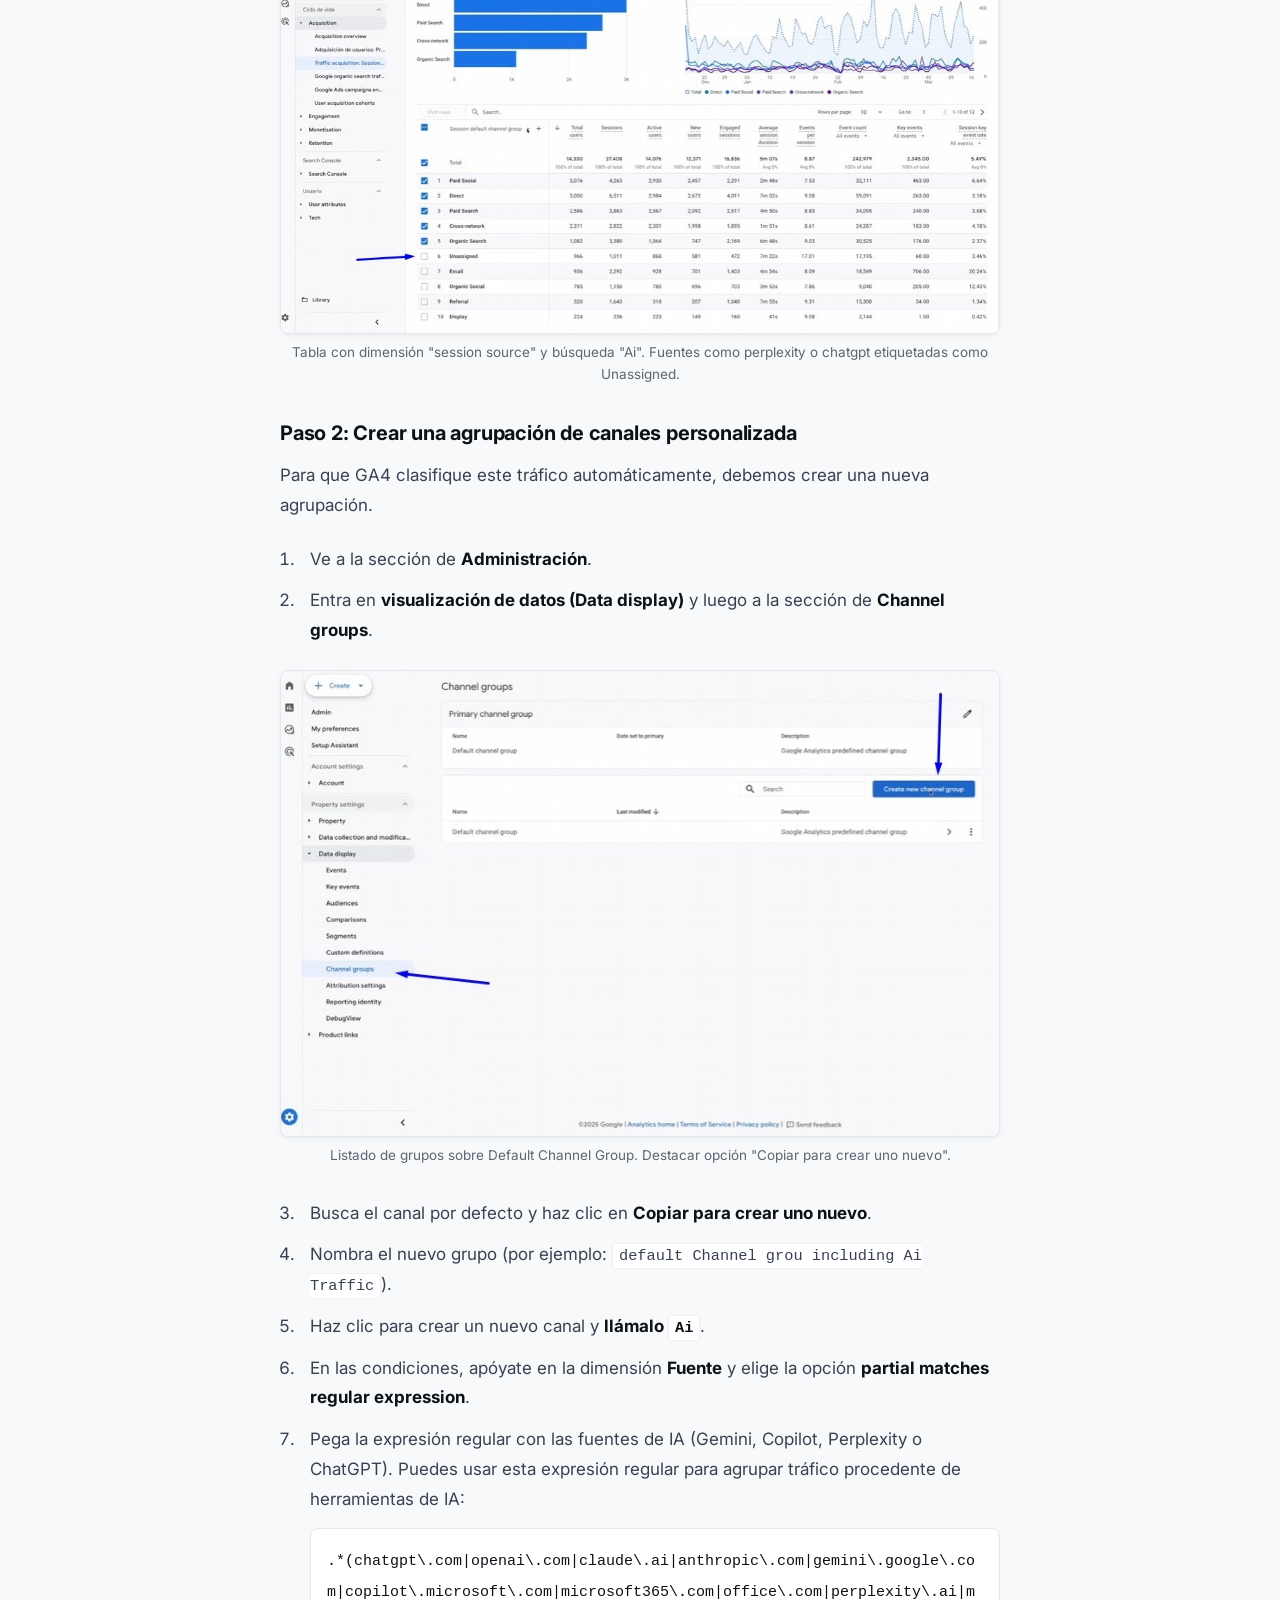
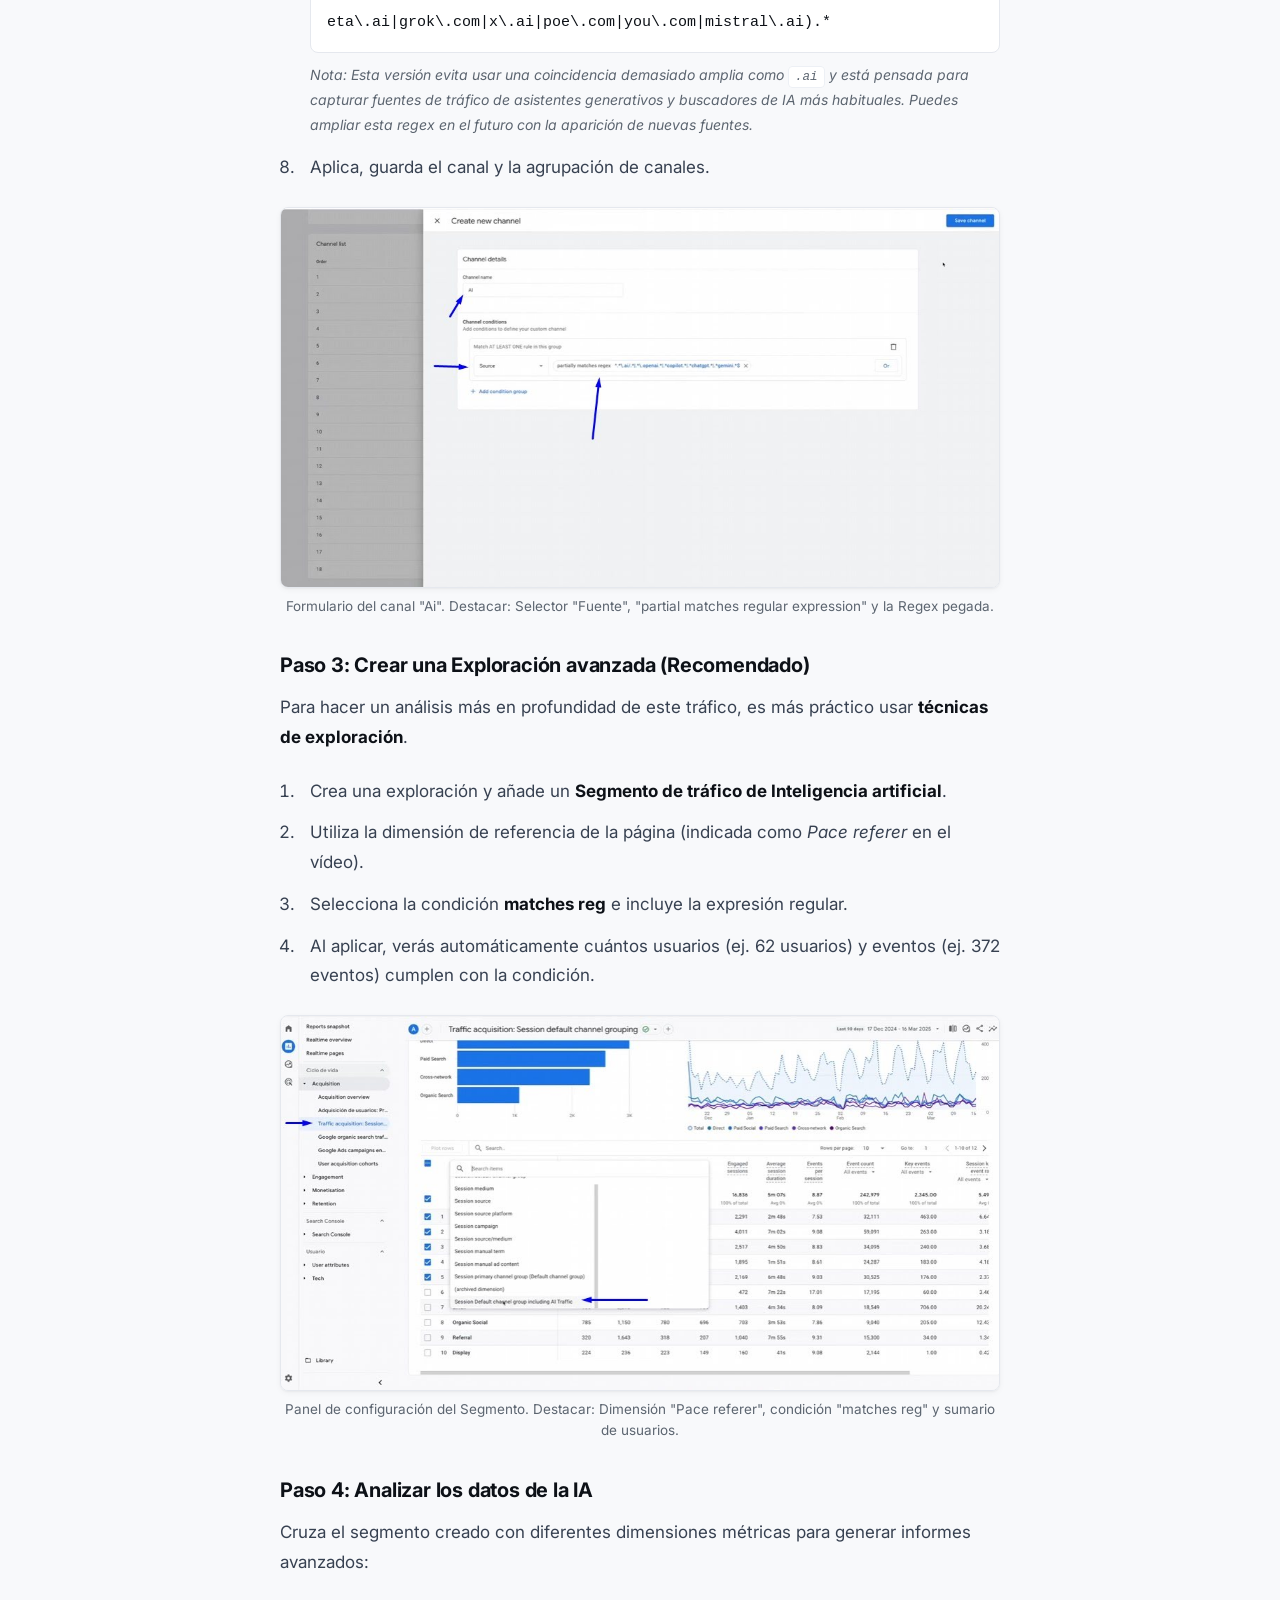
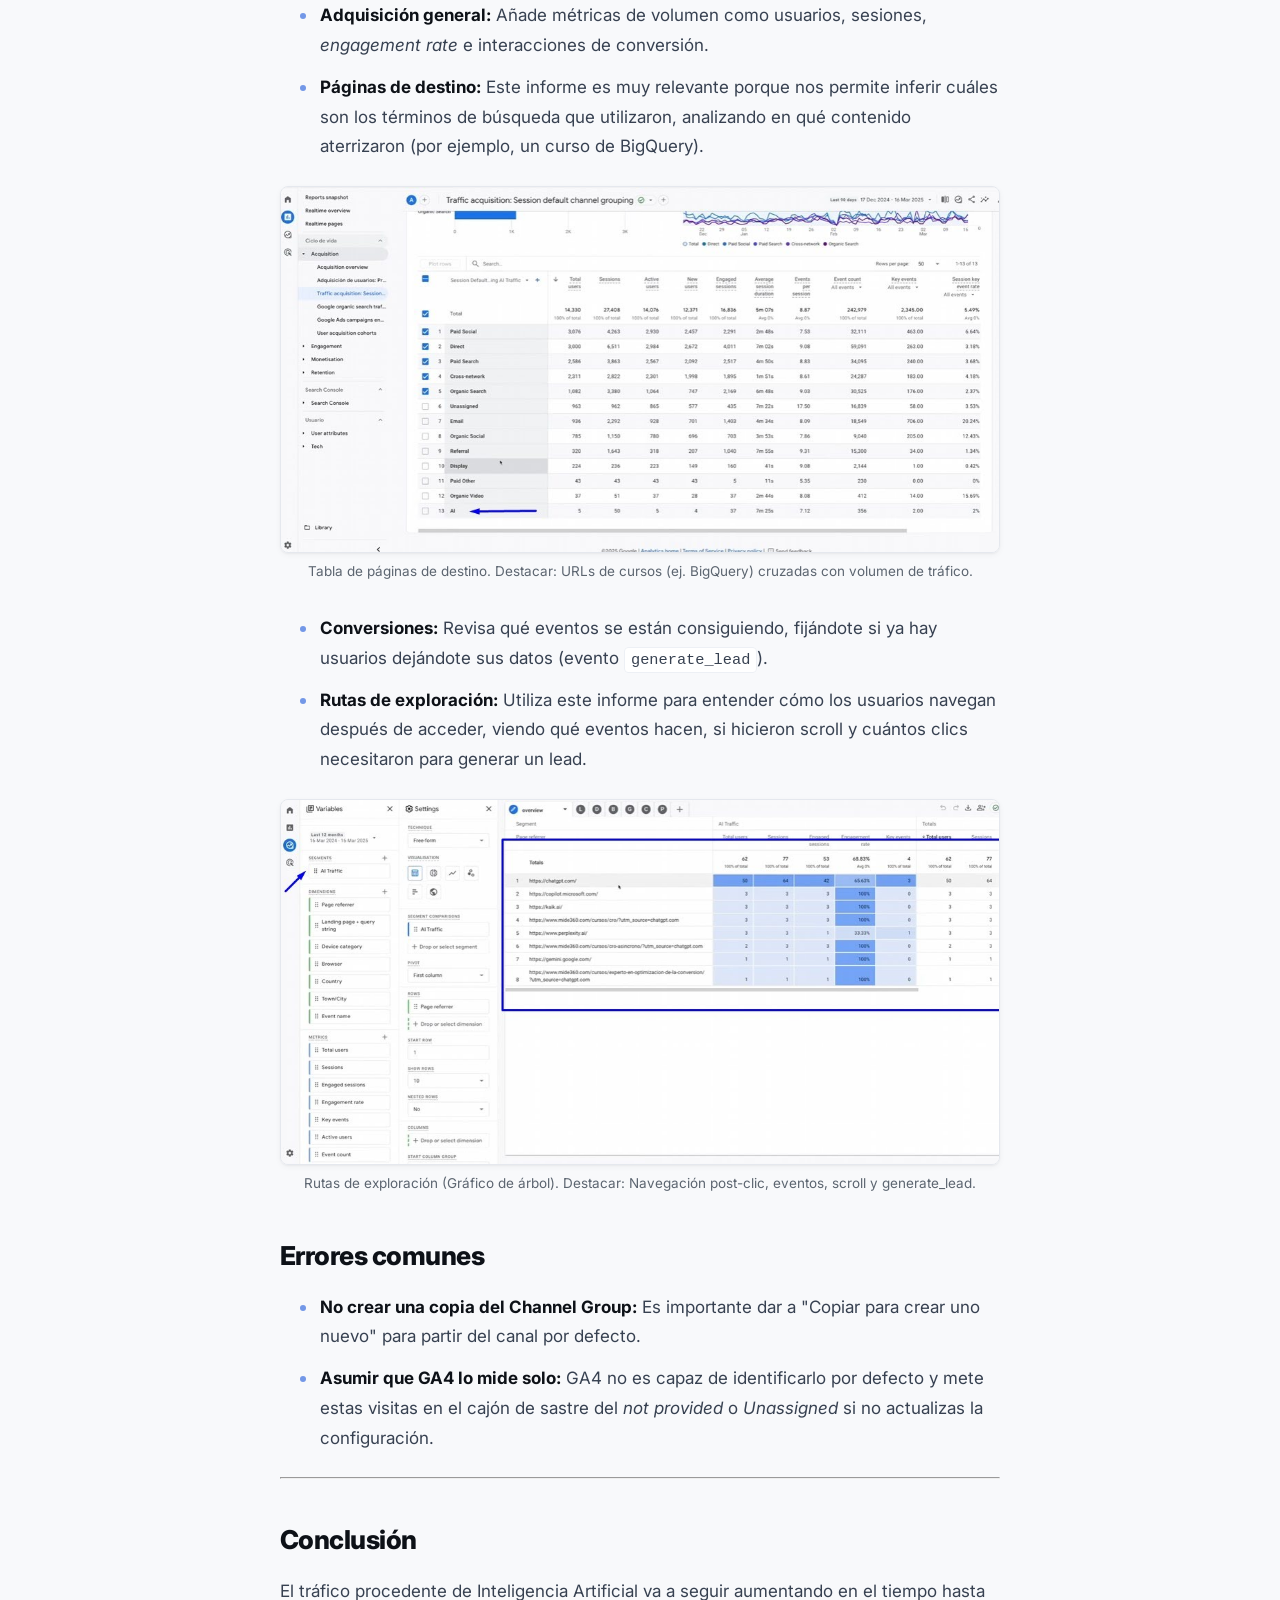
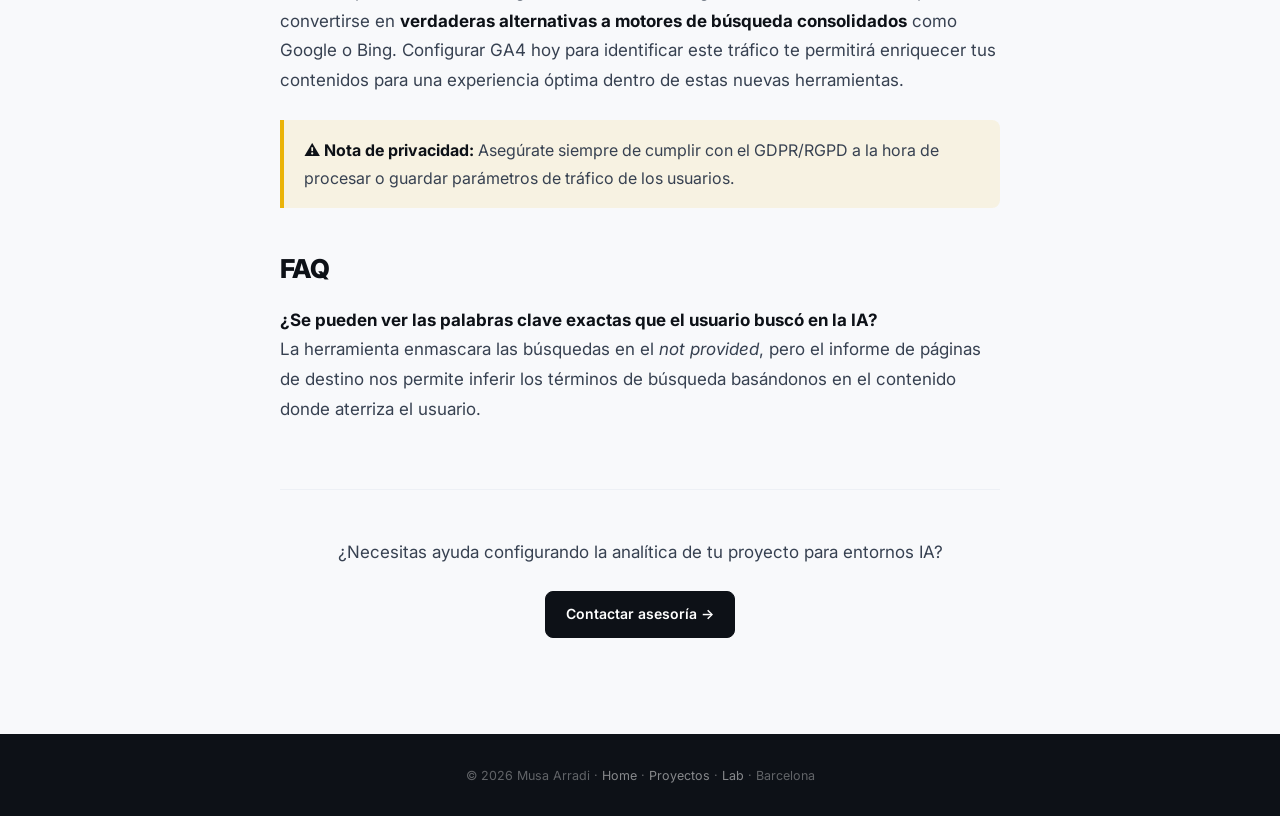
<file: blog/medir-trafico-ia-ga4.html>
<!DOCTYPE html>
<html lang="es">
<head>
  <meta charset="UTF-8" />
  <meta name="viewport" content="width=device-width, initial-scale=1.0" />
  <title>Cómo medir el tráfico de Inteligencia Artificial en GA4 — Musa Arradi</title>
  <meta name="description" content="Aprende a medir y analizar el tráfico web procedente de herramientas de IA como ChatGPT, Gemini o Perplexity en Google Analytics 4. Tutorial paso a paso para configurar GA4." />
  <link rel="preconnect" href="https://fonts.googleapis.com" />
  <link rel="preconnect" href="https://fonts.gstatic.com" crossorigin />
  <link href="https://fonts.googleapis.com/css2?family=Inter:wght@300;400;500;600;700;800&display=swap" rel="stylesheet" />
  <link rel="stylesheet" href="../styles.css" />
  <link rel="icon" href="../favicon.svg" type="image/svg+xml" />
  <link rel="icon" href="../favicon.png" type="image/png" />
  <link rel="apple-touch-icon" href="../apple-touch-icon.png" />
  <meta name="theme-color" content="#0f172a" />
  
  <meta property="og:title" content="Cómo medir el tráfico de Inteligencia Artificial en GA4 — Musa Arradi" />
  <meta property="og:description" content="Aprende a medir y analizar el tráfico web procedente de herramientas de IA como ChatGPT, Gemini o Perplexity en Google Analytics 4. Tutorial paso a paso para configurar GA4." />
  <meta property="og:type" content="article" />
  <meta property="og:url" content="https://portfolio-musa-phi.vercel.app/blog/medir-trafico-ia-ga4.html" />
  <meta property="og:image" content="https://portfolio-musa-phi.vercel.app/profile.webp" />
  <meta name="twitter:card" content="summary_large_image" />

  <style>
    .article-content { padding: 64px 0 96px; }
    .post-container { max-width: 720px; margin: 0 auto; }
    .post-meta { display: flex; align-items: center; gap: 12px; margin-bottom: 24px; color: var(--muted); font-size: 14px; font-weight: 500; }
    .post-cat { background: var(--accent-soft); color: var(--accent-dark); padding: 4px 10px; border-radius: 99px; font-size: 11px; font-weight: 700; text-transform: uppercase; letter-spacing: 0.05em; }
    
    .post-body h2 { font-size: 26px; font-weight: 800; color: var(--ink); margin: 40px 0 16px; letter-spacing: -0.02em; }
    .post-body h3 { font-size: 20px; font-weight: 700; color: var(--ink); margin: 32px 0 12px; letter-spacing: -0.01em; }
    .post-body p { font-size: 17px; line-height: 1.75; color: var(--ink-2); margin-bottom: 24px; }
    .post-body strong { color: var(--ink); }
    .post-body ul, .post-body ol { margin-bottom: 24px; padding-left: 20px; }
    .post-body li { font-size: 17px; line-height: 1.75; color: var(--ink-2); margin-bottom: 12px; position: relative; padding-left: 10px; }
    .post-body ul li { list-style: none; padding-left: 20px; }
    .post-body ul li::before { content: ''; position: absolute; left: 0; top: 12px; width: 6px; height: 6px; background: var(--accent); border-radius: 50%; opacity: 0.6; }
    
    .post-body code { background-color: var(--surface); padding: 3px 6px; border-radius: 4px; font-family: monospace; font-size: 0.9em; border: 1px solid var(--border-soft); }
    .post-body table { width: 100%; border-collapse: collapse; margin-top: 24px; margin-bottom: 32px; font-size: 15px; }
    .post-body th, .post-body td { border: 1px solid var(--border); padding: 12px 16px; text-align: left; }
    .post-body th { background-color: var(--surface); font-weight: 700; color: var(--ink); }
    .post-body .highlight { background-color: rgba(234, 179, 8, 0.1); border-left: 4px solid #eab308; padding: 16px 20px; margin: 24px 0; border-radius: 0 8px 8px 0; }
    .post-body .highlight p { margin-bottom: 0; font-size: 16px; }
    
    .post-body figure { margin: 0; padding: 0; }
    .post-body img.post-img { width: 100%; height: auto; border: 1px solid var(--border); border-radius: 8px; margin: 24px 0 8px; display: block; box-shadow: var(--shadow-sm); }
    .post-img-caption { text-align: center; font-size: 13.5px; color: var(--muted); margin-bottom: 32px; }
    
    .post-footer { margin-top: 64px; padding-top: 48px; border-top: 1px solid var(--border-soft); text-align: center; }
  </style>
  <!-- Google tag (gtag.js) -->
  <script async src="https://www.googletagmanager.com/gtag/js?id=G-R9F8MZWG87"></script>
  <script>
    window.dataLayer = window.dataLayer || [];
    function gtag(){dataLayer.push(arguments);}
    gtag('js', new Date());
    gtag('config', 'G-R9F8MZWG87');
  </script>
</head>
<body>

  <!-- Navigation -->
  <nav class="nav" id="navbar">
    <div class="nav-inner">
      <a href="../index.html" class="nav-logo">Musa Arradi <span>SEO & AI Search</span></a>
      <ul class="nav-links" id="navLinks">
        <li><a href="../index.html#experience">Experiencia</a></li>
        <li><a href="../projects.html">Proyectos</a></li>
        <li><a href="../blog.html" class="active">Lab</a></li>
        <li class="nav-cta"><a href="../index.html#contact">Contacto</a></li>
      </ul>
      <button class="hamburger" id="hamburger" aria-label="Abrir menú">
        <span></span><span></span><span></span>
      </button>
    </div>
  </nav>

  <!-- Page Header -->
  <div class="page-header">
    <div class="container">
      <div class="post-container">
        <div class="post-meta">
          <span class="post-cat">Analítica & Reporting</span>
          <span>&middot;</span>
          <span>13 de Abril, 2026</span>
          <span>&middot;</span>
          <span>8 min lectura</span>
        </div>
        <h1 style="font-size: clamp(32px, 6vw, 48px); line-height: 1.15;">Cómo medir el tráfico de Inteligencia Artificial en GA4: Tutorial Definitivo</h1>
        <p style="font-size: 19px; margin-top: 20px; max-width: 100%;">Aprende a medir y analizar el tráfico web procedente de herramientas de IA como ChatGPT, Gemini o Perplexity en Google Analytics 4.</p>
      </div>
    </div>
  </div>

  <!-- MAIN CONTENT -->
  <article class="article-content">
    <div class="container">
      <div class="post-container post-body">
        
        <h2>Introducción</h2>
        <p>Actualmente, muchos usuarios acceden a páginas web a través de herramientas de Inteligencia artificial generativa como <strong>Gemini o ChatGPT</strong>, las cuales se han convertido en verdaderos motores de búsqueda que traen tráfico cualificado. Sin embargo, Google Analytics 4 (GA4) no es capaz de identificar este tráfico por defecto, <strong>incluyéndolo en el canal "Unassigned"</strong>.</p>
        <p>Este tutorial te enseñará cómo configurar la herramienta para sacar esas visitas del cajón de sastre y generar diferentes informes para medir la calidad del tráfico, su propensión de compra e intentar identificar los términos de búsqueda.</p>
        
        <h2>Requisitos previos</h2>
        <ul>
            <li>Acceso con permisos para crear nuevas agrupaciones de canales y exploraciones en GA4.</li>
            <li>Una <strong>expresión regular (Regex)</strong> que identifique a las herramientas de IA más habituales, la cual el autor proporciona en la descripción de su vídeo.</li>
        </ul>

        <h2>Paso a paso</h2>

        <h3>Paso 1: Comprobar el tráfico de IA actual</h3>
        <p>Antes de configurar nada, vamos a comprobar si ya estás recibiendo este tráfico oculto.</p>
        <ol>
            <li>Ve a la sección de Informes en GA4 y abre el informe de <strong>Adquisición de tráfico</strong>.</li>
            <li>Cambia la dimensión principal a <strong>Fuente de la sesión (session source)</strong>.</li>
            <li>En el buscador de la tabla, <strong>escribe términos como "Ai" o "gpt"</strong>.</li>
            <li>Si ves fuentes como <code>perplexity</code> o <code>chatgpt</code>, significa que la herramienta no está preparada y tienes visitas perdiéndose en el canal <em>Unassigned</em>.</li>
        </ol>

        <figure>
            <img src="images/ga4-trafico-ia-fuente-sesion.jpg" alt="Tabla con dimensión session source y búsqueda Ai. Fuentes como perplexity o chatgpt etiquetadas como Unassigned" class="post-img" loading="lazy">
            <figcaption class="post-img-caption">Tabla con dimensión "session source" y búsqueda "Ai". Fuentes como perplexity o chatgpt etiquetadas como Unassigned.</figcaption>
        </figure>

        <h3>Paso 2: Crear una agrupación de canales personalizada</h3>
        <p>Para que GA4 clasifique este tráfico automáticamente, debemos crear una nueva agrupación.</p>
        <ol>
            <li>Ve a la sección de <strong>Administración</strong>.</li>
            <li>Entra en <strong>visualización de datos (Data display)</strong> y luego a la sección de <strong>Channel groups</strong>.</li>
        </ol>

        <figure>
            <img src="images/ga4-channel-group-copiar.jpg" alt="Listado de grupos sobre Default Channel Group. Destacar opción Copiar para crear uno nuevo" class="post-img" loading="lazy">
            <figcaption class="post-img-caption">Listado de grupos sobre Default Channel Group. Destacar opción "Copiar para crear uno nuevo".</figcaption>
        </figure>

        <ol start="3">
            <li>Busca el canal por defecto y haz clic en <strong>Copiar para crear uno nuevo</strong>.</li>
            <li>Nombra el nuevo grupo (por ejemplo: <code>default Channel grou including Ai Traffic</code>).</li>
            <li>Haz clic para crear un nuevo canal y <strong>llámalo <code>Ai</code></strong>.</li>
            <li>En las condiciones, apóyate en la dimensión <strong>Fuente</strong> y elige la opción <strong>partial matches regular expression</strong>.</li>
            <li>Pega la expresión regular con las fuentes de IA (Gemini, Copilot, Perplexity o ChatGPT). Puedes usar esta expresión regular para agrupar tráfico procedente de herramientas de IA:
                <div style="background-color: var(--surface); padding: 16px; border-radius: 8px; border: 1px solid var(--border); margin: 14px 0;">
                    <code style="background: transparent; border: none; padding: 0; font-size: 15px; color: var(--ink); word-break: break-all;">.*(chatgpt\.com|openai\.com|claude\.ai|anthropic\.com|gemini\.google\.com|copilot\.microsoft\.com|microsoft365\.com|office\.com|perplexity\.ai|meta\.ai|grok\.com|x\.ai|poe\.com|you\.com|mistral\.ai).*</code>
                </div>
                <span style="font-size: 14px; color: var(--muted); display: block; margin-top: -4px; margin-bottom: 16px;"><em>Nota: Esta versión evita usar una coincidencia demasiado amplia como <code>.ai</code> y está pensada para capturar fuentes de tráfico de asistentes generativos y buscadores de IA más habituales. Puedes ampliar esta regex en el futuro con la aparición de nuevas fuentes.</em></span>
            </li>
            <li>Aplica, guarda el canal y la agrupación de canales.</li>
        </ol>

        <figure>
            <img src="images/ga4-regex-canal-ia.jpg" alt="Formulario del canal Ai. Destacar: Selector Fuente, partial matches regular expression y la Regex pegada" class="post-img" loading="lazy">
            <figcaption class="post-img-caption">Formulario del canal "Ai". Destacar: Selector "Fuente", "partial matches regular expression" y la Regex pegada.</figcaption>
        </figure>

        <h3>Paso 3: Crear una Exploración avanzada (Recomendado)</h3>
        <p>Para hacer un análisis más en profundidad de este tráfico, es más práctico usar <strong>técnicas de exploración</strong>.</p>
        <ol>
            <li>Crea una exploración y añade un <strong>Segmento de tráfico de Inteligencia artificial</strong>.</li>
            <li>Utiliza la dimensión de referencia de la página (indicada como <em>Pace referer</em> en el vídeo).</li>
            <li>Selecciona la condición <strong>matches reg</strong> e incluye la expresión regular.</li>
            <li>Al aplicar, verás automáticamente cuántos usuarios (ej. 62 usuarios) y eventos (ej. 372 eventos) cumplen con la condición.</li>
        </ol>

        <figure>
            <img src="images/ga4-segmento-page-referrer.jpg" alt="Panel de configuración del Segmento. Destacar: Dimensión Pace referer, condición matches reg y sumario de usuarios" class="post-img" loading="lazy">
            <figcaption class="post-img-caption">Panel de configuración del Segmento. Destacar: Dimensión "Pace referer", condición "matches reg" y sumario de usuarios.</figcaption>
        </figure>

        <h3>Paso 4: Analizar los datos de la IA</h3>
        <p>Cruza el segmento creado con diferentes dimensiones métricas para generar informes avanzados:</p>
        <ul>
            <li><strong>Adquisición general:</strong> Añade métricas de volumen como usuarios, sesiones, <em>engagement rate</em> e interacciones de conversión.</li>
            <li><strong>Páginas de destino:</strong> Este informe es muy relevante porque nos permite inferir cuáles son los términos de búsqueda que utilizaron, analizando en qué contenido aterrizaron (por ejemplo, un curso de BigQuery).</li>
        </ul>

        <figure>
            <img src="images/ga4-paginas-destino-ia.jpg" alt="Tabla de páginas de destino. Destacar: URLs de cursos cruzadas con volumen de tráfico" class="post-img" loading="lazy">
            <figcaption class="post-img-caption">Tabla de páginas de destino. Destacar: URLs de cursos (ej. BigQuery) cruzadas con volumen de tráfico.</figcaption>
        </figure>

        <ul>
            <li><strong>Conversiones:</strong> Revisa qué eventos se están consiguiendo, fijándote si ya hay usuarios dejándote sus datos (evento <code>generate_lead</code>).</li>
            <li><strong>Rutas de exploración:</strong> Utiliza este informe para entender cómo los usuarios navegan después de acceder, viendo qué eventos hacen, si hicieron scroll y cuántos clics necesitaron para generar un lead.</li>
        </ul>

        <figure>
            <img src="images/ga4-rutas-exploracion-ia.jpg" alt="Rutas de exploración (Gráfico de árbol). Destacar: Navegación post-clic, eventos, scroll y generate_lead" class="post-img" loading="lazy">
            <figcaption class="post-img-caption">Rutas de exploración (Gráfico de árbol). Destacar: Navegación post-clic, eventos, scroll y generate_lead.</figcaption>
        </figure>

        <h2>Errores comunes</h2>
        <ul>
            <li><strong>No crear una copia del Channel Group:</strong> Es importante dar a "Copiar para crear uno nuevo" para partir del canal por defecto.</li>
            <li><strong>Asumir que GA4 lo mide solo:</strong> GA4 no es capaz de identificarlo por defecto y mete estas visitas en el cajón de sastre del <em>not provided</em> o <em>Unassigned</em> si no actualizas la configuración.</li>
        </ul>

        <hr>

        <h2>Conclusión</h2>
        <p>El tráfico procedente de Inteligencia Artificial va a seguir aumentando en el tiempo hasta convertirse en <strong>verdaderas alternativas a motores de búsqueda consolidados</strong> como Google o Bing. Configurar GA4 hoy para identificar este tráfico te permitirá enriquecer tus contenidos para una experiencia óptima dentro de estas nuevas herramientas.</p>

        <div class="highlight">
            <p><strong>⚠️ Nota de privacidad:</strong> Asegúrate siempre de cumplir con el GDPR/RGPD a la hora de procesar o guardar parámetros de tráfico de los usuarios.</p>
        </div>

        <h2>FAQ</h2>
        <p><strong>¿Se pueden ver las palabras clave exactas que el usuario buscó en la IA?</strong><br>
        La herramienta enmascara las búsquedas en el <em>not provided</em>, pero el informe de páginas de destino nos permite inferir los términos de búsqueda basándonos en el contenido donde aterriza el usuario.</p>

        <div class="post-footer">
          <p>¿Necesitas ayuda configurando la analítica de tu proyecto para entornos IA?</p>
          <div style="margin-top: 24px;">
            <a href="../index.html#contact" class="btn btn-primary">Contactar asesoría &rarr;</a>
          </div>
        </div>

      </div>
    </div>
  </article>

  <footer class="site-footer">
    <p>&copy; 2026 Musa Arradi &middot; <a href="../index.html">Home</a> &middot; <a href="../projects.html">Proyectos</a> &middot; <a href="../blog.html">Lab</a> &middot; Barcelona</p>
  </footer>

  <script>
    const nav = document.getElementById('navbar');
    window.addEventListener('scroll', () => nav.classList.toggle('scrolled', window.scrollY > 10), { passive: true });

    const ham = document.getElementById('hamburger');
    const links = document.getElementById('navLinks');
    ham.addEventListener('click', () => links.classList.toggle('open'));
  </script>
</body>
</html>
</file>
<file: styles.css>
/* ═══════════════════════════════════════════════════════════════
   MUSA ARRADI — Shared Design System
   styles.css
═══════════════════════════════════════════════════════════════ */

/* ─── Reset ────────────────────────────────────────────────── */
*, *::before, *::after { box-sizing: border-box; margin: 0; padding: 0; }
html { scroll-behavior: smooth; }

/* ─── Design Tokens ────────────────────────────────────────── */
:root {
  /* Colors */
  --bg:           #f8f9fb;
  --surface:      #ffffff;
  --border:       #e5e8ee;
  --border-soft:  #edf0f5;
  --ink:          #0d1117;
  --ink-2:        #374151;
  --muted:        #5c6570;
  --accent:       #1a56db;
  --accent-dark:  #0e3992;
  --accent-soft:  #eff4ff;
  --accent-mid:   #c7d9f9;
  --pill-bg:      #f1f5f9;
  --pill-border:  #dde3eb;

  /* Shadows */
  --shadow-sm:    0 1px 2px rgba(0,0,0,.04), 0 2px 6px rgba(0,0,0,.04);
  --shadow-md:    0 2px 8px rgba(0,0,0,.05), 0 8px 24px rgba(0,0,0,.07);
  --shadow-lg:    0 4px 12px rgba(0,0,0,.07), 0 20px 48px rgba(0,0,0,.10);

  /* Radii */
  --r-sm:  8px;
  --r-md:  14px;
  --r-lg:  20px;

  /* Typography */
  --font:  'Inter', system-ui, -apple-system, sans-serif;

  /* Layout */
  --max-w: 900px;

  /* Transition */
  --ease:  cubic-bezier(.4, 0, .2, 1);
  --t:     0.2s;
}

/* ─── Base ─────────────────────────────────────────────────── */
body {
  background: var(--bg);
  color: var(--ink);
  font-family: var(--font);
  font-size: 16px;
  line-height: 1.6;
  -webkit-font-smoothing: antialiased;
}

::-webkit-scrollbar           { width: 5px; }
::-webkit-scrollbar-track     { background: transparent; }
::-webkit-scrollbar-thumb     { background: #d1d5db; border-radius: 99px; }

/* ─── Container ────────────────────────────────────────────── */
.container {
  max-width: var(--max-w);
  margin: 0 auto;
  padding: 0 24px;
}

/* ─── Navigation ───────────────────────────────────────────── */
.nav {
  position: fixed;
  top: 0; left: 0; right: 0;
  z-index: 200;
  height: 60px;
  background: rgba(248,249,251,.88);
  backdrop-filter: blur(16px);
  -webkit-backdrop-filter: blur(16px);
  border-bottom: 1px solid var(--border);
  transition: box-shadow var(--t) var(--ease);
}
.nav.scrolled { box-shadow: 0 2px 20px rgba(0,0,0,.07); }

.nav-inner {
  max-width: var(--max-w);
  margin: 0 auto;
  padding: 0 24px;
  height: 100%;
  display: flex;
  align-items: center;
  justify-content: space-between;
}

.nav-logo {
  font-size: 14.5px;
  font-weight: 800;
  color: var(--ink);
  text-decoration: none;
  letter-spacing: -0.025em;
}

.nav-logo span {
  color: var(--accent);
  font-weight: 600;
  font-size: 13px;
  margin-left: 6px;
  letter-spacing: 0;
}

.nav-links {
  display: flex;
  align-items: center;
  gap: 4px;
  list-style: none;
}

.nav-links a {
  display: block;
  padding: 6px 12px;
  font-size: 13.5px;
  font-weight: 500;
  color: var(--muted);
  text-decoration: none;
  border-radius: var(--r-sm);
  transition: color var(--t) var(--ease), background var(--t) var(--ease);
}

.nav-links a:hover { color: var(--ink); background: var(--border-soft); }
.nav-links a.active { color: var(--ink); font-weight: 600; }

.nav-links .nav-cta a {
  background: var(--ink);
  color: #fff;
  padding: 7px 14px;
  font-weight: 600;
}
.nav-links .nav-cta a:hover {
  background: #1d2330;
  color: #fff;
}

/* Hamburger (mobile) */
.hamburger {
  display: none;
  flex-direction: column;
  gap: 5px;
  cursor: pointer;
  padding: 4px;
  background: none;
  border: none;
}
.hamburger span {
  width: 22px; height: 2px;
  background: var(--ink);
  border-radius: 2px;
  display: block;
  transition: all var(--t) var(--ease);
}

/* ─── Section Primitives ────────────────────────────────────── */
section { padding: 88px 0; }

hr.divider {
  border: none;
  border-top: 1px solid var(--border);
}

.section-label {
  display: inline-block;
  font-size: 11px;
  font-weight: 700;
  letter-spacing: 0.12em;
  text-transform: uppercase;
  color: var(--accent);
  margin-bottom: 10px;
}

.section-title {
  font-size: clamp(24px, 4vw, 32px);
  font-weight: 800;
  letter-spacing: -0.035em;
  color: var(--ink);
  line-height: 1.12;
  margin-bottom: 8px;
}

.section-subtitle {
  font-size: 15.5px;
  color: var(--muted);
  max-width: 520px;
  line-height: 1.6;
}

.section-header { margin-bottom: 48px; }

/* ─── Buttons ──────────────────────────────────────────────── */
.btn {
  display: inline-flex;
  align-items: center;
  gap: 7px;
  padding: 11px 20px;
  border-radius: var(--r-sm);
  font-size: 14px;
  font-weight: 600;
  text-decoration: none;
  transition: transform var(--t) var(--ease), box-shadow var(--t) var(--ease),
              background var(--t) var(--ease), border-color var(--t) var(--ease);
  cursor: pointer;
  border: 1.5px solid transparent;
  white-space: nowrap;
  font-family: var(--font);
}

.btn-primary {
  background: var(--ink);
  color: #fff;
  border-color: var(--ink);
}
.btn-primary:hover {
  background: #1d2330;
  box-shadow: 0 6px 22px rgba(0,0,0,.2);
  transform: translateY(-1px);
}

.btn-secondary {
  background: var(--surface);
  color: var(--ink);
  border-color: var(--border);
}
.btn-secondary:hover {
  border-color: #bdc6d2;
  background: #f4f6f9;
  transform: translateY(-1px);
}

.btn-accent {
  background: var(--accent);
  color: #fff;
  border-color: var(--accent);
}
.btn-accent:hover {
  background: var(--accent-dark);
  box-shadow: 0 6px 22px rgba(26,86,219,.28);
  transform: translateY(-1px);
}

.btn-ghost {
  background: transparent;
  color: var(--accent);
  border-color: var(--accent-mid);
}
.btn-ghost:hover {
  background: var(--accent-soft);
  transform: translateY(-1px);
}

.btn-sm {
  padding: 7px 14px;
  font-size: 13px;
}

/* Contact section buttons (dark bg) */
.btn-light {
  background: rgba(255,255,255,.1);
  color: #fff;
  border-color: rgba(255,255,255,.18);
}
.btn-light:hover {
  background: rgba(255,255,255,.18);
  border-color: rgba(255,255,255,.3);
  transform: translateY(-1px);
}
.btn-white {
  background: #fff;
  color: var(--ink);
  border-color: #fff;
}
.btn-white:hover {
  background: #f0f2f5;
  box-shadow: 0 8px 28px rgba(0,0,0,.22);
  transform: translateY(-1px);
}

/* ─── Cards ────────────────────────────────────────────────── */
.card {
  background: var(--surface);
  border: 1px solid var(--border);
  border-radius: var(--r-md);
  transition: transform var(--t) var(--ease), box-shadow var(--t) var(--ease),
              border-color var(--t) var(--ease);
}
.card:hover {
  transform: translateY(-3px);
  box-shadow: var(--shadow-lg);
  border-color: #cdd5e0;
}

/* Pills */
.pill {
  display: inline-flex;
  align-items: center;
  gap: 7px;
  padding: 8px 15px;
  background: var(--pill-bg);
  border: 1px solid var(--pill-border);
  border-radius: 99px;
  font-size: 13.5px;
  font-weight: 600;
  color: var(--ink-2);
  transition: background var(--t) var(--ease), color var(--t) var(--ease),
              border-color var(--t) var(--ease), transform var(--t) var(--ease);
  cursor: default;
}
.pill:hover {
  background: var(--ink);
  color: #fff;
  border-color: var(--ink);
  transform: translateY(-2px);
}
.pill-dot {
  width: 6px; height: 6px;
  border-radius: 50%;
  background: var(--accent);
  flex-shrink: 0;
  transition: background var(--t) var(--ease);
}
.pill:hover .pill-dot { background: rgba(255,255,255,.55); }

/* Mini tech pills (inside cards) */
.tech-pill {
  display: inline-block;
  padding: 3px 9px;
  background: var(--accent-soft);
  border: 1px solid var(--accent-mid);
  border-radius: 99px;
  font-size: 11.5px;
  font-weight: 600;
  color: var(--accent-dark);
  transition: background var(--t) var(--ease), color var(--t) var(--ease),
              border-color var(--t) var(--ease);
}
.tech-pill:hover {
  background: var(--accent);
  color: #fff;
  border-color: var(--accent);
}

/* ─── Badge / Eyebrow ──────────────────────────────────────── */
.badge {
  display: inline-flex;
  align-items: center;
  gap: 7px;
  font-size: 11.5px;
  font-weight: 700;
  letter-spacing: 0.1em;
  text-transform: uppercase;
  color: var(--accent);
  background: var(--accent-soft);
  padding: 6px 13px;
  border-radius: 99px;
}
.badge::before {
  content: '';
  width: 6px; height: 6px;
  background: var(--accent);
  border-radius: 50%;
  flex-shrink: 0;
}

/* ─── Fade-in Animation ─────────────────────────────────────── */
.fi {
  opacity: 0;
  transform: translateY(24px);
  transition: opacity .55s var(--ease), transform .55s var(--ease);
}
.fi.visible { opacity: 1; transform: translateY(0); }
.fi[data-delay="1"] { transition-delay: .08s; }
.fi[data-delay="2"] { transition-delay: .16s; }
.fi[data-delay="3"] { transition-delay: .24s; }
.fi[data-delay="4"] { transition-delay: .32s; }

/* ─── Footer ────────────────────────────────────────────────── */
.site-footer {
  background: var(--ink);
  padding: 32px 24px;
  text-align: center;
}
.site-footer p {
  font-size: 12.5px;
  color: rgba(255,255,255,.35);
}
.site-footer a {
  color: rgba(255,255,255,.5);
  text-decoration: none;
  transition: color var(--t) var(--ease);
}
.site-footer a:hover { color: rgba(255,255,255,.85); }

/* ─── Page Header (inner pages) ─────────────────────────────── */
.page-header {
  padding: 120px 0 64px;
  background: var(--surface);
  border-bottom: 1px solid var(--border);
}
.page-header .badge { margin-bottom: 16px; }
.page-header h1 {
  font-size: clamp(30px, 5vw, 44px);
  font-weight: 800;
  letter-spacing: -0.04em;
  line-height: 1.08;
  color: var(--ink);
  margin-bottom: 12px;
}
.page-header p {
  font-size: 16px;
  color: var(--muted);
  max-width: 520px;
  line-height: 1.65;
}

/* ─── Empty State ──────────────────────────────────────────── */
.empty-state {
  text-align: center;
  padding: 72px 24px;
  color: var(--muted);
}
.empty-state-icon {
  font-size: 40px;
  margin-bottom: 16px;
  opacity: .5;
}
.empty-state h3 {
  font-size: 18px;
  font-weight: 700;
  color: var(--ink);
  margin-bottom: 8px;
}
.empty-state p { font-size: 14px; line-height: 1.6; }

/* ─── Responsive ────────────────────────────────────────────── */
@media (max-width: 768px) {
  section { padding: 64px 0; }
  .section-header { margin-bottom: 36px; }

  .nav-links {
    display: none;
    position: absolute;
    top: 60px; left: 0; right: 0;
    background: rgba(248,249,251,.97);
    backdrop-filter: blur(16px);
    border-bottom: 1px solid var(--border);
    flex-direction: column;
    align-items: flex-start;
    padding: 16px 24px;
    gap: 4px;
    z-index: 199;
  }
  .nav-links.open { display: flex; }
  .nav-links a { padding: 10px 14px; width: 100%; }
  .hamburger { display: flex; }

  .page-header { padding: 100px 0 48px; }
}

/* ─── SEO Systems Section ───────────────────────────────────── */
#seo-system { background: var(--surface); }
#seo-system .section-header { text-align: center; margin-bottom: 64px; }
#seo-system .section-subtitle { margin: 0 auto; }

.seo-system__intro {
  display: grid;
  grid-template-columns: 1fr 1fr;
  gap: 40px;
  margin-bottom: 64px;
}
.seo-system__intro p {
  font-size: 16px;
  line-height: 1.7;
  color: var(--ink-2);
}

.seo-system__grid {
  display: grid;
  grid-template-columns: repeat(3, 1fr);
  gap: 18px;
  margin-bottom: 80px;
}

.seo-system__card {
  padding: 36px 30px;
}

.seo-system__step {
  display: inline-block;
  font-size: 11px;
  font-weight: 800;
  color: var(--accent);
  margin-bottom: 16px;
  opacity: 0.8;
  letter-spacing: 0.12em;
}

.seo-system__card h3 {
  font-size: 18px;
  font-weight: 800;
  letter-spacing: -0.025em;
  color: var(--ink);
  margin-bottom: 12px;
}

.seo-system__card p {
  font-size: 14px;
  line-height: 1.6;
  color: var(--muted);
}

.seo-system__split {
  display: grid;
  grid-template-columns: 1fr 1fr;
  gap: 64px;
  margin-bottom: 80px;
  align-items: start;
}

.seo-system__block h3 {
  font-size: 26px;
  font-weight: 800;
  letter-spacing: -0.035em;
  color: var(--ink);
  margin-bottom: 24px;
  line-height: 1.15;
}

.seo-system__block p {
  font-size: 15.5px;
  line-height: 1.72;
  color: var(--ink-2);
  margin-bottom: 18px;
}

.seo-system__list {
  list-style: none;
  display: flex;
  flex-direction: column;
  gap: 14px;
}

.seo-system__list li {
  font-size: 14.8px;
  color: var(--ink-2);
  padding-left: 22px;
  position: relative;
  font-weight: 500;
}

.seo-system__list li::before {
  content: '✓';
  position: absolute;
  left: 0;
  top: 1px;
  color: var(--accent);
  font-weight: 900;
}

.seo-system__stack {
  padding-top: 56px;
  border-top: 1px solid var(--border-soft);
}

.seo-system__pills {
  display: flex;
  flex-wrap: wrap;
  gap: 10px;
  margin-top: 24px;
}

@media (max-width: 768px) {
  .seo-system__intro,
  .seo-system__grid,
  .seo-system__split {
    grid-template-columns: 1fr;
    gap: 32px;
  }
}
</file>
